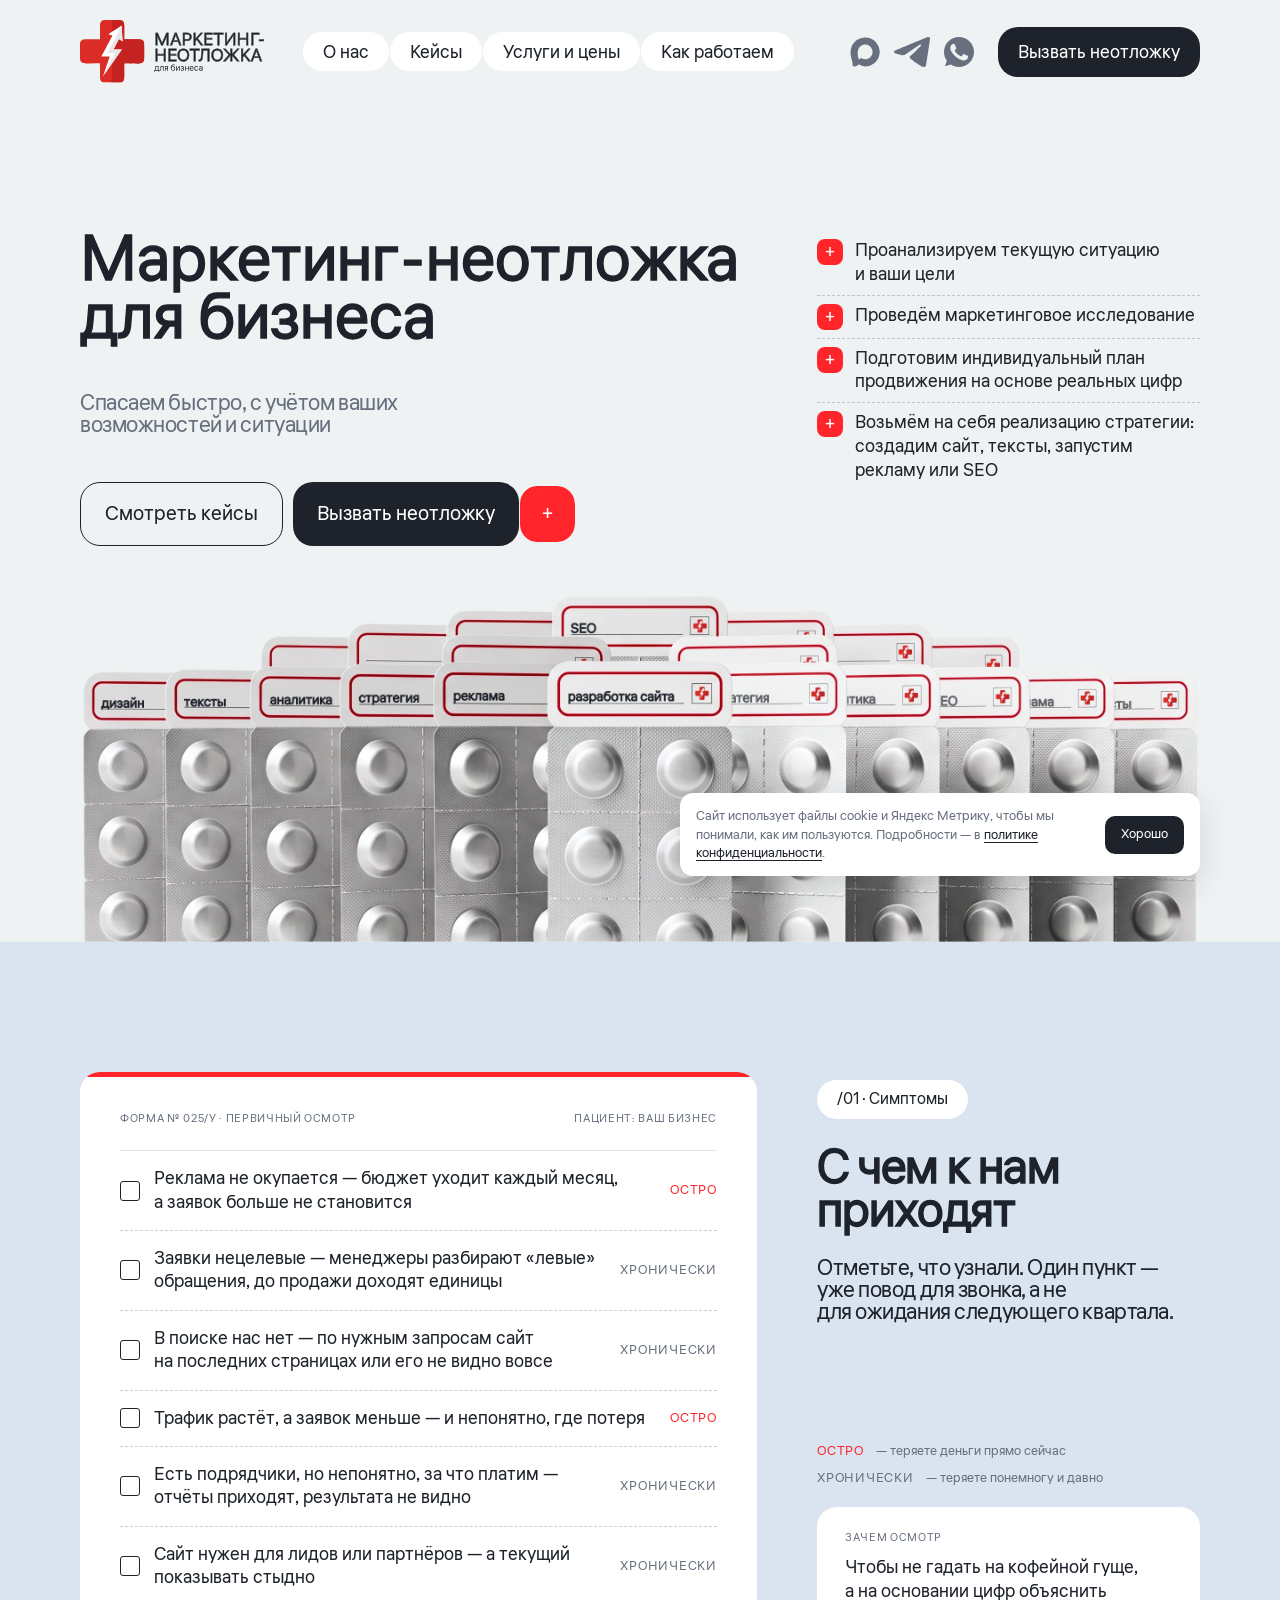
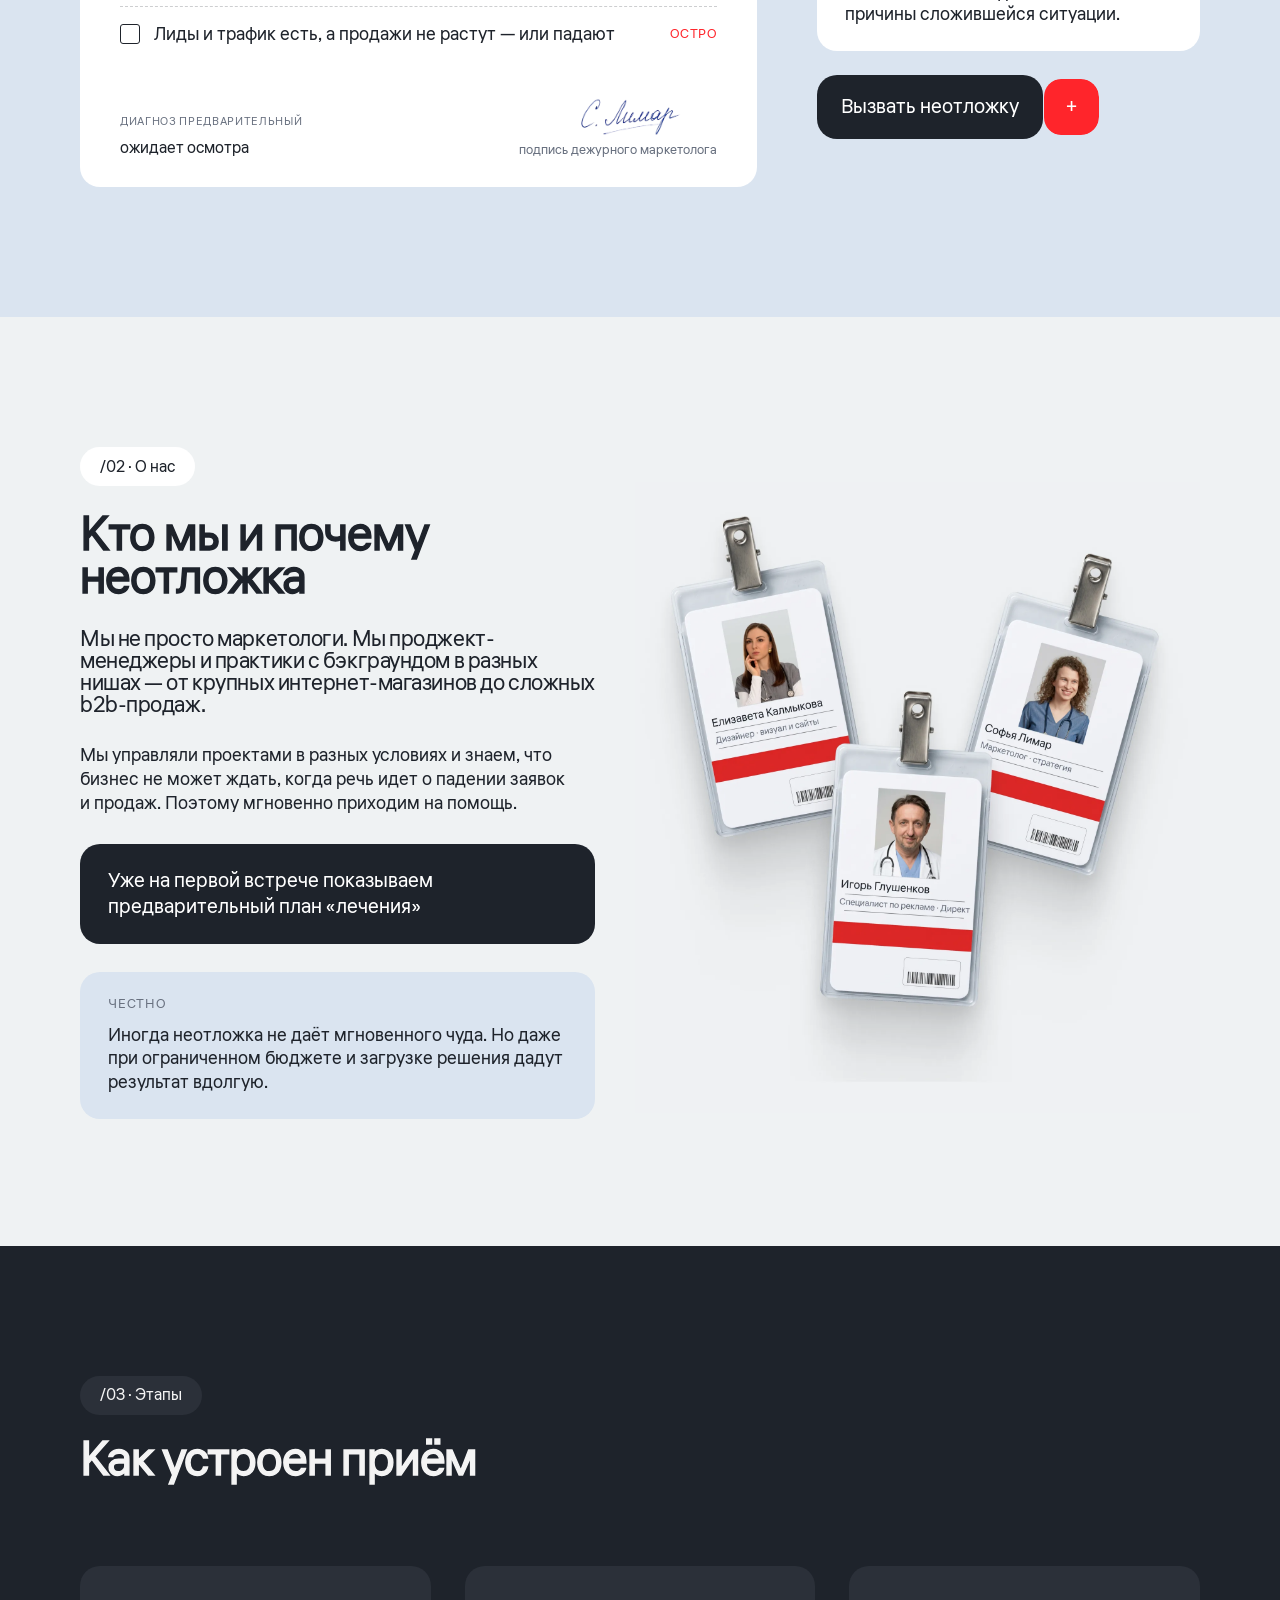
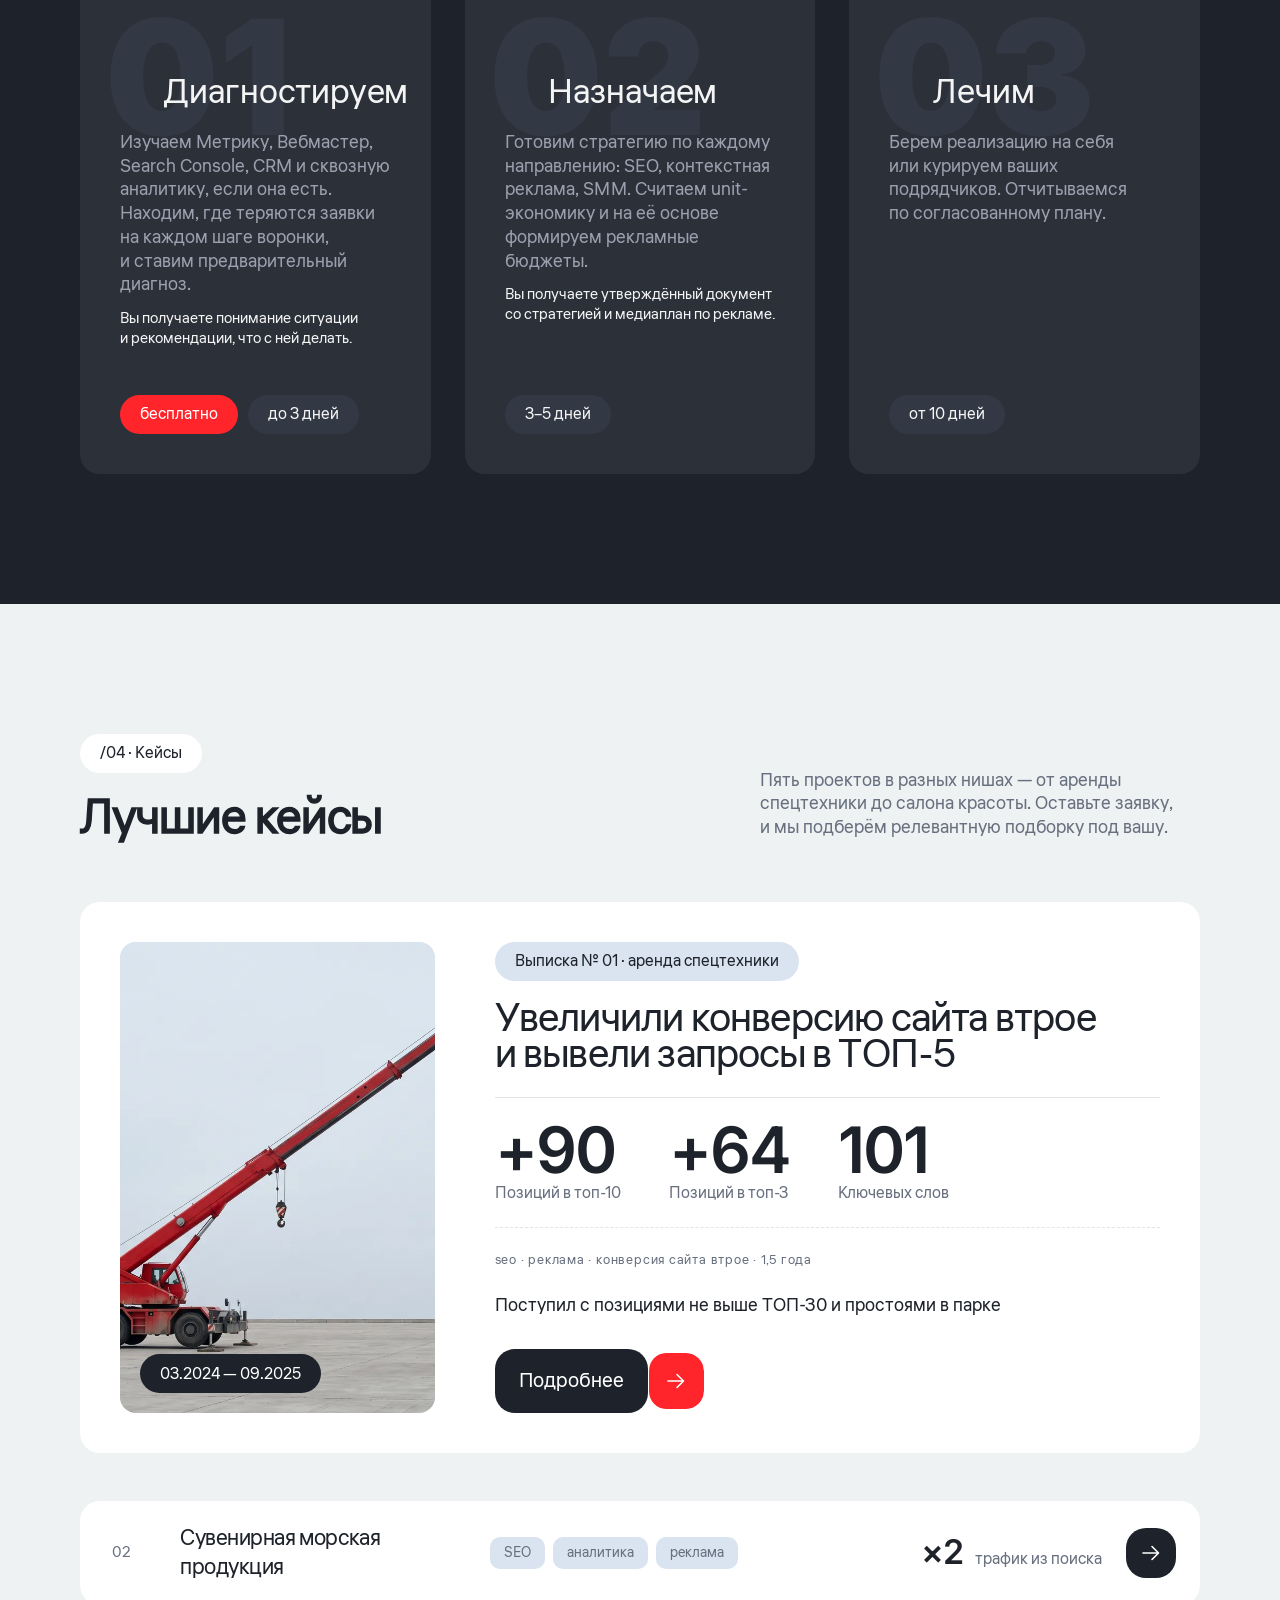
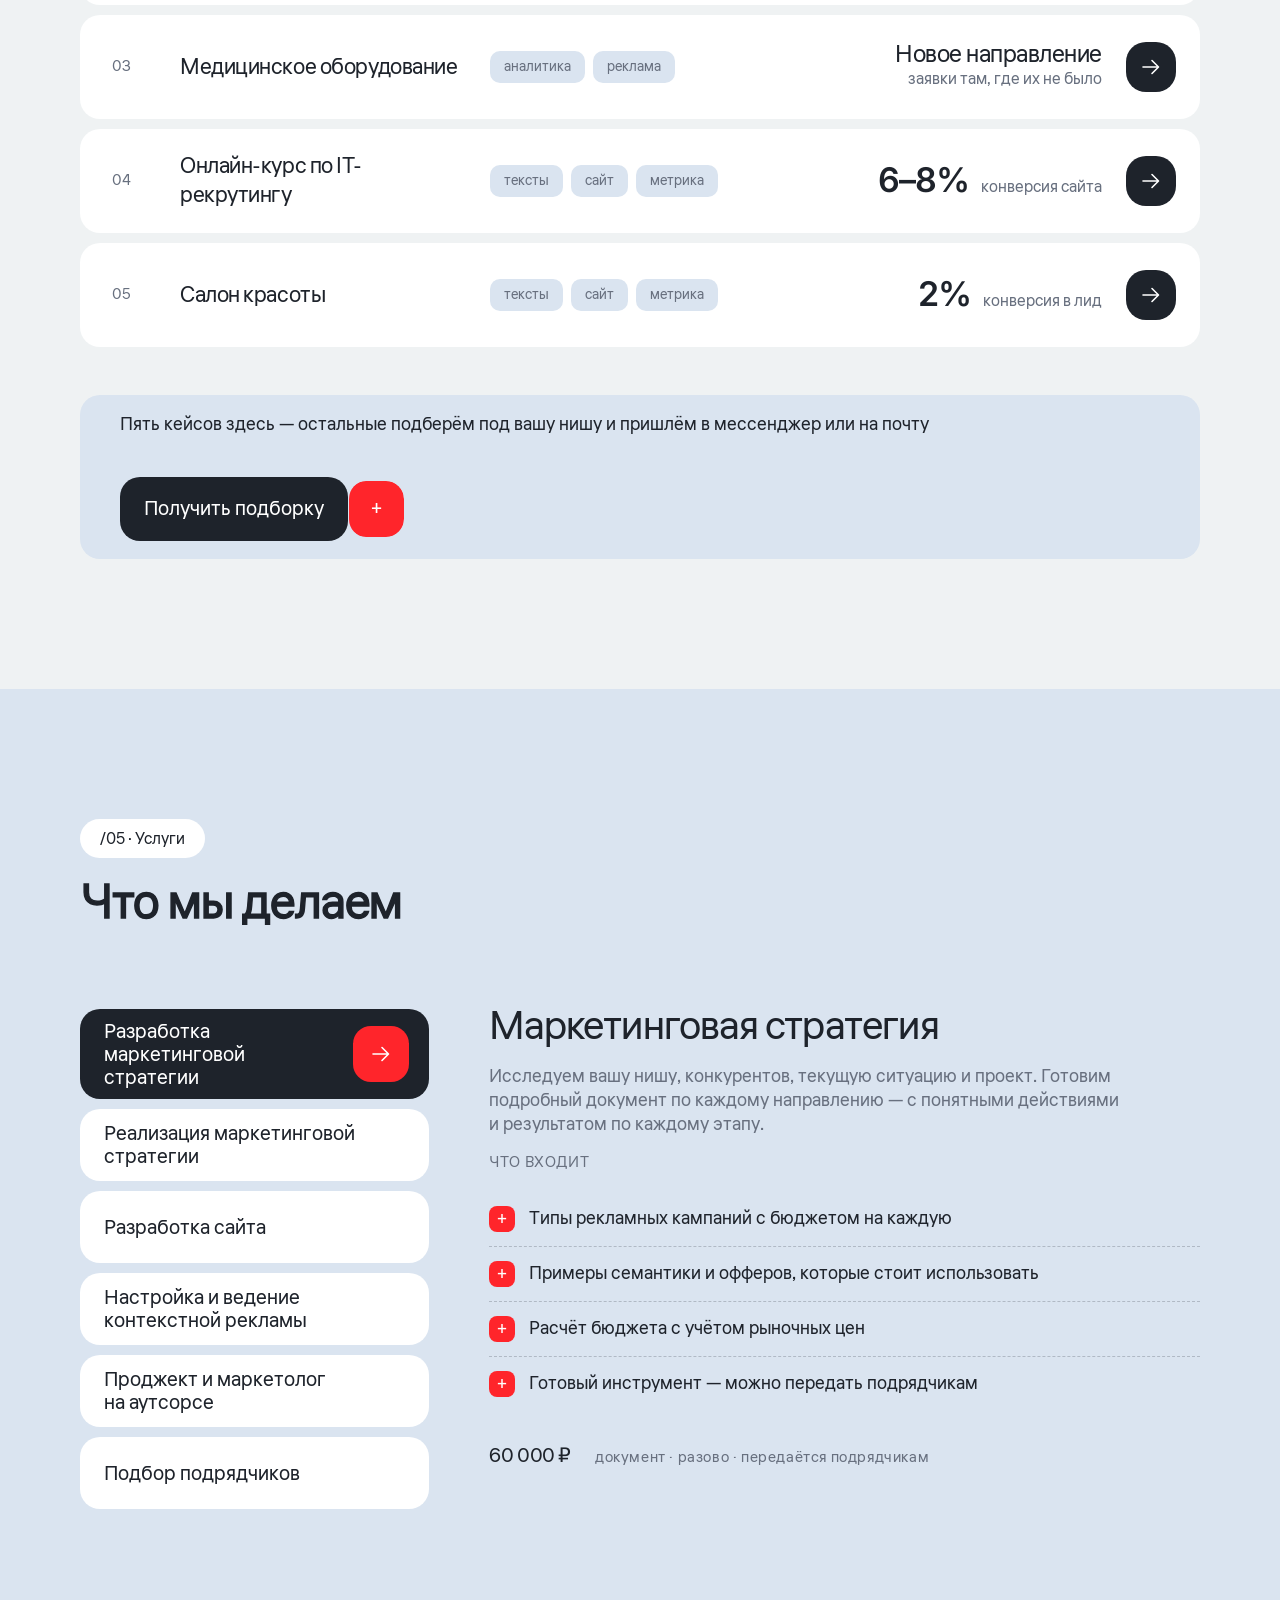
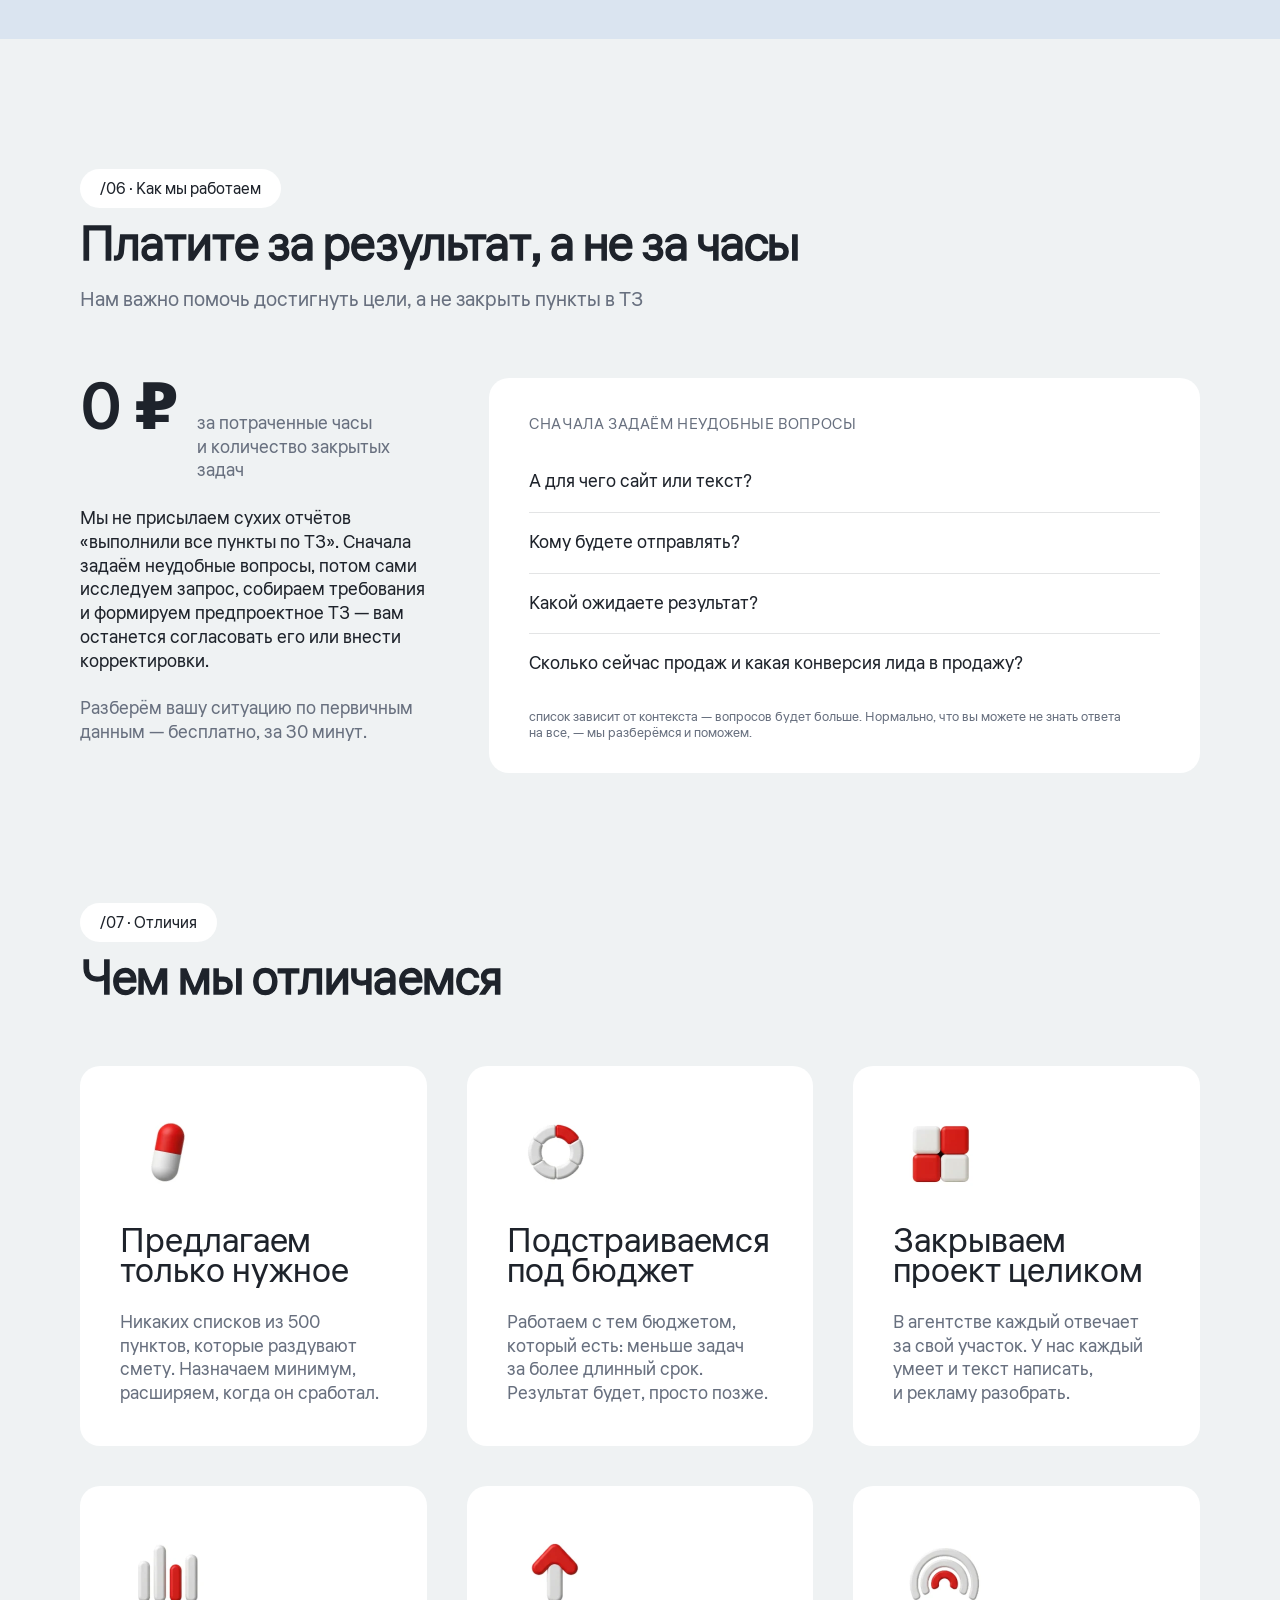
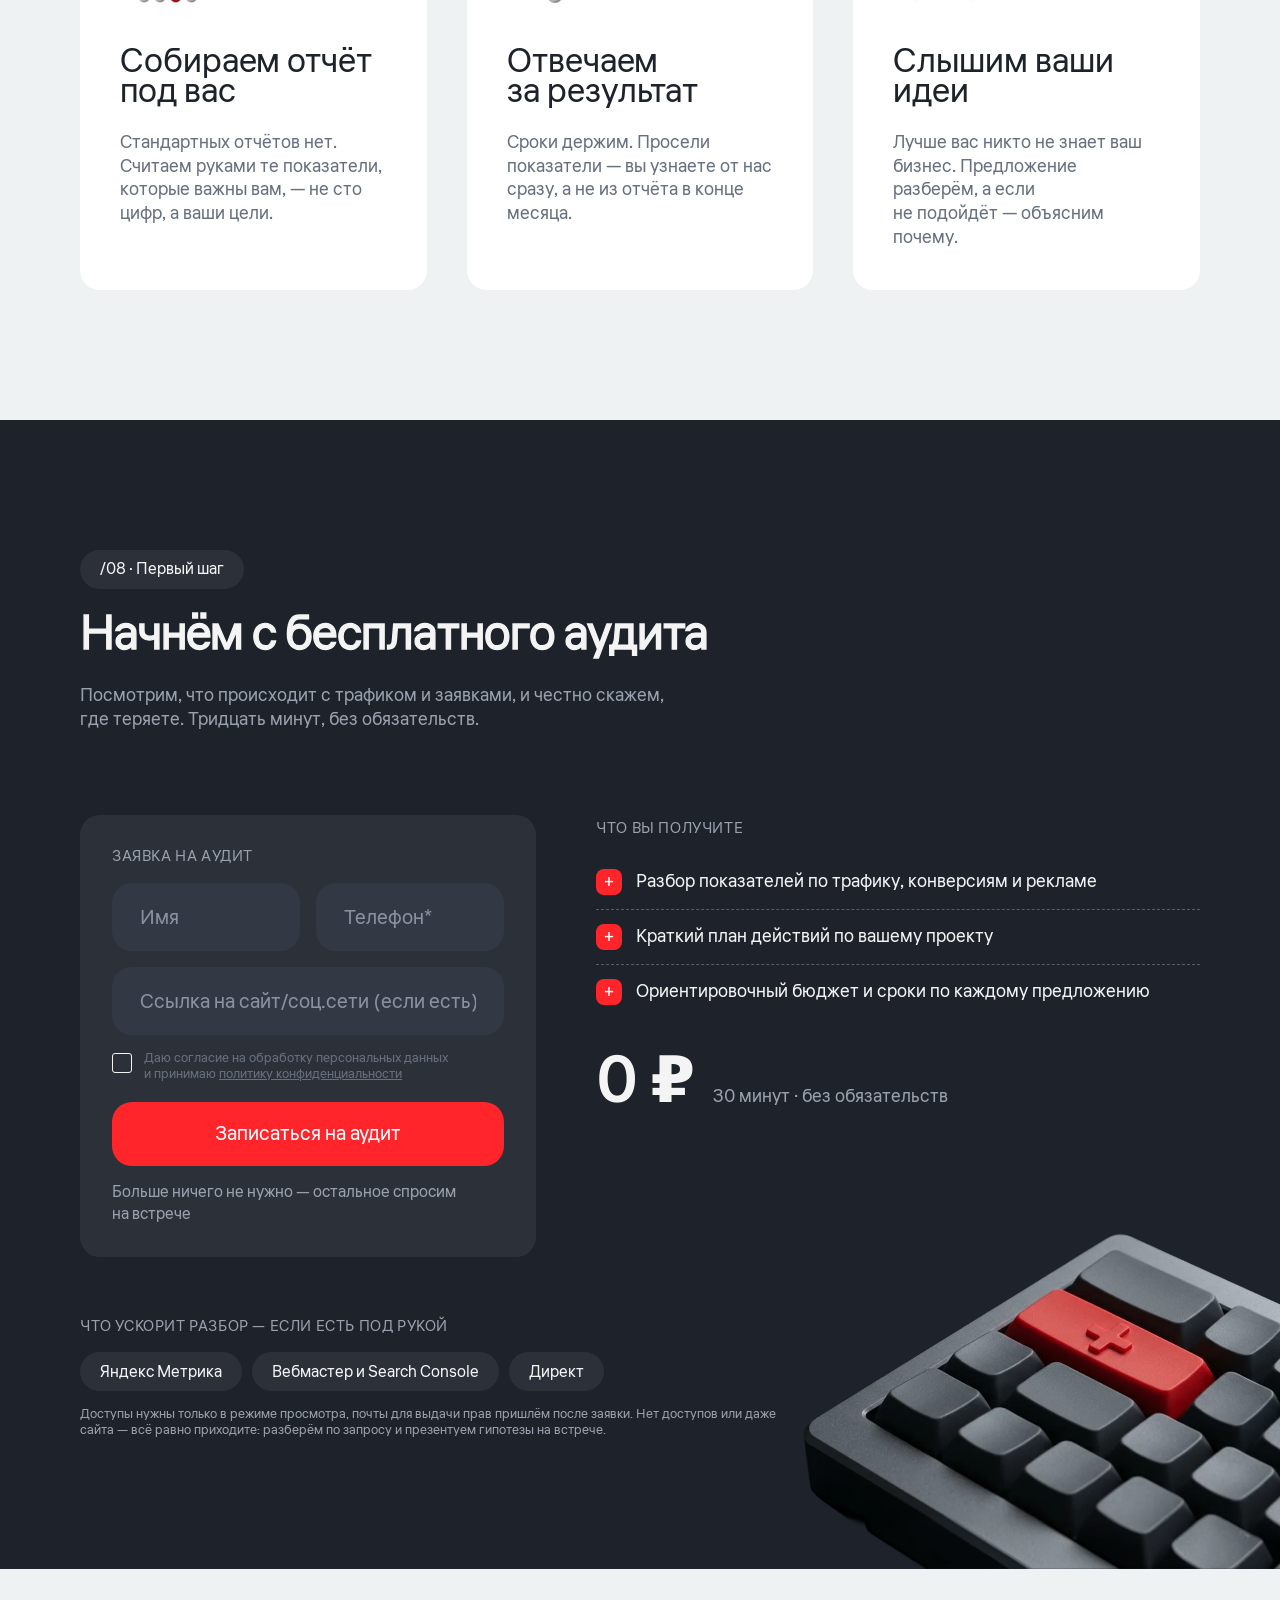
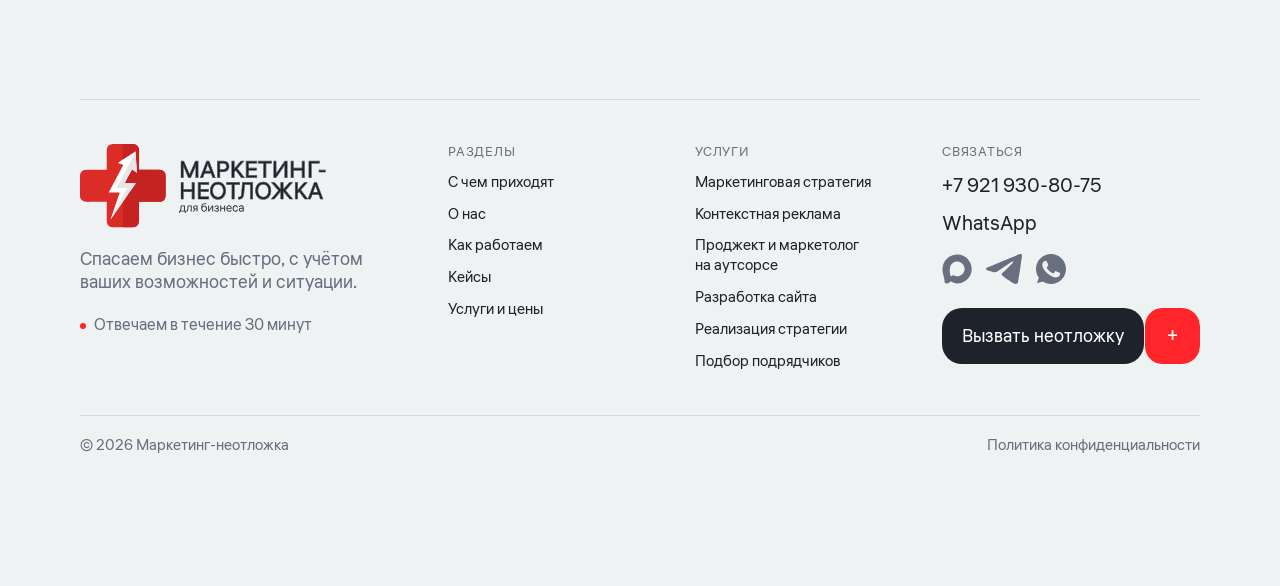
<file: index.html>
<!DOCTYPE html>
<html lang="ru">
<head>
<meta charset="utf-8">
<meta name="viewport" content="width=device-width, initial-scale=1">
<title>Маркетинг-неотложка для бизнеса — спасаем быстро</title>
<meta name="description" content="Маркетинговое агентство на медицинской метафоре: диагностика, назначение, курс. Бесплатный аудит за 30 минут, отвечаем в течение получаса.">
<meta property="og:title" content="Маркетинг-неотложка для бизнеса">
<meta property="og:description" content="Спасаем быстро, с учётом ваших возможностей и ситуации.">
<meta property="og:type" content="website">
<meta property="og:url" content="https://marketing-neotlozhka.ru/">
<link rel="canonical" href="https://marketing-neotlozhka.ru/">
<link rel="icon" href="img/favicon.svg" type="image/svg+xml">
<link rel="apple-touch-icon" href="img/apple-touch-icon.png">
<meta name="theme-color" content="#EFF2F3">
<meta property="og:site_name" content="Маркетинг-неотложка">
<meta property="og:locale" content="ru_RU">
<meta property="og:image" content="https://marketing-neotlozhka.ru/img/og-image-3.jpg">
<meta property="og:image:width" content="1800">
<meta property="og:image:height" content="945">
<meta name="twitter:card" content="summary_large_image">
<meta name="twitter:title" content="Маркетинг-неотложка для бизнеса">
<meta name="twitter:description" content="Спасаем быстро, с учётом ваших возможностей и ситуации. Бесплатный аудит за 30 минут.">
<meta name="twitter:image" content="https://marketing-neotlozhka.ru/img/og-image-3.jpg">
<link rel="preload" as="font" type="font/woff2" href="fonts/liter-400-cyrillic.woff2" crossorigin>
<link rel="stylesheet" href="fonts.css">
<link rel="preload" as="image" href="img/hero-blisters.webp" type="image/webp" media="(min-width:768px)" fetchpriority="high">
<link rel="preload" as="image" href="img/hero-mob.webp" type="image/webp" media="(max-width:767px)" fetchpriority="high">
<link rel="stylesheet" href="styles.css?v=3">
<script type="application/ld+json">
{
  "@context": "https://schema.org",
  "@type": "Organization",
  "name": "Маркетинг-неотложка",
  "description": "Маркетинговое агентство: аудит, стратегия, реклама, SEO, сайты.",
  "url": "https://marketing-neotlozhka.ru/",
  "logo": "https://marketing-neotlozhka.ru/img/logo-full.svg",
  "image": "https://marketing-neotlozhka.ru/img/og-image-3.jpg",
  "telephone": "+7-921-930-80-75",
  "contactPoint": {
    "@type": "ContactPoint",
    "telephone": "+7-921-930-80-75",
    "contactType": "sales",
    "areaServed": "RU",
    "availableLanguage": "Russian"
  }
}
</script>
<!-- Яндекс Метрика -->
<script type="text/javascript">
    (function(m,e,t,r,i,k,a){
        m[i]=m[i]||function(){(m[i].a=m[i].a||[]).push(arguments)};
        m[i].l=1*new Date();
        for (var j = 0; j < document.scripts.length; j++) {if (document.scripts[j].src === r) { return; }}
        k=e.createElement(t),a=e.getElementsByTagName(t)[0],k.async=1,k.src=r,a.parentNode.insertBefore(k,a)
    })(window, document,'script','https://mc.yandex.ru/metrika/tag.js?id=113757663', 'ym');

    ym(113757663, 'init', {ssr:true, webvisor:true, clickmap:true, ecommerce:"dataLayer", referrer: document.referrer, url: location.href, accurateTrackBounce:true, trackLinks:true});
</script>
<noscript><div><img src="https://mc.yandex.ru/watch/113757663" style="position:absolute; left:-9999px;" alt="" /></div></noscript>
<!-- /Яндекс Метрика -->
</head>
<body>

<!-- ШАПКА -->
<header class="header">
  <div class="wrap header__inner">
    <a class="logo" href="#top"><img src="img/logo-full.svg" width="191" height="63" alt="Маркетинг-неотложка для бизнеса"></a>

    <nav class="header__nav">
      <a class="pill pill--white" href="#o-nas">О нас</a>
      <a class="pill pill--white" href="#keysy">Кейсы</a>
      <a class="pill pill--white" href="#uslugi">Услуги и цены</a>
      <a class="pill pill--white" href="#etapy">Как работаем</a>
    </nav>

    <div class="header__right">
      <span class="socials">
        <a href="#" target="_blank" rel="noopener" aria-label="MAX"><img src="img/social-max.svg" alt="" width="30" height="30"></a>  <!-- поставить ссылку, когда будет -->
        <a href="#" target="_blank" rel="noopener" aria-label="Telegram"><img src="img/social-tg.svg" alt="" width="30" height="30"></a>  <!-- поставить ссылку, когда будет -->
        <a href="https://wa.me/79219308075" target="_blank" rel="noopener" aria-label="WhatsApp"><img src="img/social-wa.svg" width="30" height="30" alt=""></a>
      </span>
      <button class="btn btn--dark btn--sm" data-modal-open="audit">Вызвать неотложку</button>
      <button class="burger" aria-label="Меню" data-menu-open><span></span><span></span></button>
    </div>
  </div>
</header>

<main id="top">

<!-- 01. ПЕРВЫЙ ЭКРАН -->
<section class="hero">
  <div class="wrap hero__top">
    <div class="hero__col">
      <h1 class="h1">Маркетинг-неотложка<br>для бизнеса</h1>
      <p class="hero__lead lead muted">Спасаем быстро, с учётом ваших<br>возможностей и ситуации</p>
      <div class="hero__actions">
        <a class="btn btn--outline" href="#keysy">Смотреть кейсы</a>
        <span class="call" data-modal-open="audit" role="button" tabindex="0">
          <span class="call__main">Вызвать неотложку</span><span class="call__sign">+</span>
        </span>
      </div>
    </div>

    <ul class="hero__list">
      <li><i class="marker">+</i><span>Проанализируем текущую ситуацию и ваши цели</span></li>
      <li><i class="marker">+</i><span>Проведём маркетинговое исследование</span></li>
      <li><i class="marker">+</i><span>Подготовим индивидуальный план продвижения на основе реальных цифр</span></li>
      <li><i class="marker">+</i><span>Возьмём на себя реализацию стратегии: создадим сайт, тексты, запустим рекламу или SEO</span></li>
    </ul>
  </div>

  <div class="hero__image">
    <picture>
      <!-- На телефоне кадр свой: в макете это отдельный вырез фотографии (узел 340:4791), а не уменьшенный десктопный -->
      <source media="(max-width:767px)" srcset="img/hero-mob.webp" type="image/webp" width="936" height="658">
      <source srcset="img/hero-blisters.webp" type="image/webp">
      <img src="img/hero-blisters.jpg" alt="" width="1920" height="774" fetchpriority="high">
    </picture>
  </div>
</section>

<!-- 02. С ЧЕМ ПРИХОДЯТ -->
<section class="section section--pale" id="simptomy">
  <div class="wrap"><div class="symptoms">

    <div class="sheet">
      <div class="sheet__head">
        <span class="caps caps--12 muted">ФОРМА № 025/У · ПЕРВИЧНЫЙ ОСМОТР</span>
        <span class="caps caps--12 muted">ПАЦИЕНТ: ВАШ БИЗНЕС</span>
      </div>
      <ul class="sheet__list">
        <li><label class="exam"><input type="checkbox"><span class="exam__box"></span><span class="exam__text">Реклама не окупается — бюджет уходит каждый месяц, а заявок больше не становится</span><span class="exam__label">ОСТРО</span></label></li>
        <li><label class="exam"><input type="checkbox"><span class="exam__box"></span><span class="exam__text">Заявки нецелевые — менеджеры разбирают «левые» обращения<span class="tail">, до продажи доходят единицы</span></span><span class="exam__label exam__label--chronic">ХРОНИЧЕСКИ</span></label></li>
        <li><label class="exam"><input type="checkbox"><span class="exam__box"></span><span class="exam__text">В поиске нас нет — по нужным запросам сайт на последних страницах<span class="tail"> или его не видно вовсе</span></span><span class="exam__label exam__label--chronic">ХРОНИЧЕСКИ</span></label></li>
        <li><label class="exam"><input type="checkbox"><span class="exam__box"></span><span class="exam__text">Трафик растёт, а заявок меньше — и непонятно, где потеря</span><span class="exam__label">ОСТРО</span></label></li>
        <li><label class="exam"><input type="checkbox"><span class="exam__box"></span><span class="exam__text">Есть подрядчики, но непонятно, за что платим<span class="tail"> — отчёты приходят, результата не видно</span></span><span class="exam__label exam__label--chronic">ХРОНИЧЕСКИ</span></label></li>
        <li><label class="exam"><input type="checkbox"><span class="exam__box"></span><span class="exam__text">Сайт нужен для лидов или партнёров — а текущий показывать стыдно</span><span class="exam__label exam__label--chronic">ХРОНИЧЕСКИ</span></label></li>
        <li><label class="exam"><input type="checkbox"><span class="exam__box"></span><span class="exam__text">Лиды и трафик есть, а продажи не растут — или падают</span><span class="exam__label">ОСТРО</span></label></li>
      </ul>
      <div class="sheet__foot">
        <div class="sheet__diag">
          <span class="caps caps--12 muted">ДИАГНОЗ ПРЕДВАРИТЕЛЬНЫЙ</span>
          <p class="small">ожидает осмотра</p>
        </div>
        <div class="sheet__sign">
          <img src="img/signature.png" alt="">
          <span class="micro muted">подпись дежурного маркетолога</span>
        </div>
      </div>
    </div>

    <div class="symptoms__side">
      <span class="pill pill--white">/01 · Симптомы</span>
      <h2 class="h2">С чем к нам <span class="brk">приходят</span></h2>
      <p class="lead">Отметьте, что узнали. Один пункт — уже повод для звонка, а не для ожидания следующего квартала.</p>

      <dl class="legend">
        <div><dt class="caps caps--14 accent">ОСТРО</dt><dd class="micro muted">— теряете деньги прямо сейчас</dd></div>
        <div><dt class="caps caps--14 muted">ХРОНИЧЕСКИ</dt><dd class="micro muted">— теряете понемногу и давно</dd></div>
      </dl>

      <div class="note">
        <span class="caps caps--12 muted">ЗАЧЕМ ОСМОТР</span>
        <p class="base">Чтобы не гадать на кофейной гуще, а на основании цифр объяснить причины сложившейся ситуации.</p>
      </div>

      <span class="call" data-modal-open="audit" role="button" tabindex="0">
        <span class="call__main">Вызвать неотложку</span><span class="call__sign">+</span>
      </span>
    </div>
  </div></div>
</section>

<!-- 03. КТО МЫ -->
<section class="section" id="o-nas">
  <div class="wrap kto">
    <div class="kto__text">
      <span class="pill pill--white">/02 · О нас</span>
      <h2 class="h2">Кто мы и почему неотложка</h2>
      <p class="lead">Мы не просто маркетологи. Мы проджект-менеджеры и практики с бэкграундом в разных нишах — от крупных интернет-магазинов до сложных b2b-продаж.</p>
      <p class="base">Мы управляли проектами в разных условиях и знаем, что бизнес не может ждать, когда речь идет о падении заявок и продаж. Поэтому мгновенно приходим на помощь.</p>

      <div class="promise">Уже на первой встрече показываем предварительный план «лечения»</div>

      <div class="honest">
        <span class="caps caps--14 muted">ЧЕСТНО</span>
        <p class="base">Иногда неотложка не даёт мгновенного чуда. Но даже при ограниченном бюджете и загрузке решения дадут результат вдолгую.</p>
      </div>
    </div>

    <div class="kto__stage">
      <picture>
        <source media="(max-width:767px)" srcset="img/team-mob.webp">
        <img src="img/team-pc.webp" alt="Бейджи команды: Елизавета Калмыкова — дизайнер, Игорь Глушенков — специалист по рекламе, Софья Лимар — маркетолог" loading="lazy">
      </picture>
    </div>
  </div>
</section>

<!-- 04. КАК УСТРОЕН ПРИЁМ -->
<section class="section section--dark" id="etapy">
  <div class="wrap">
    <div class="head">
      <span class="pill pill--raised">/03 · Этапы</span>
      <h2 class="h2">Как устроен приём</h2>
    </div>

    <ol class="steps">
      <li class="step">
        <div class="step__top"><span class="step__num">01</span><h3 class="h4">Диагностируем</h3></div>
        <div class="step__body">
          <div class="step__text">
            <p class="base">Изучаем Метрику, Вебмастер, Search Console, CRM и сквозную аналитику, если она есть. Находим, где теряются заявки на каждом шаге воронки, и ставим предварительный диагноз.</p>
            <p class="caption step__gain">Вы получаете понимание ситуации и рекомендации, что с ней делать.</p>
          </div>
          <div class="pills">
            <span class="pill pill--accent">бесплатно</span>
            <span class="pill pill--raised">до 3 дней</span>
          </div>
        </div>
      </li>
      <li class="step">
        <div class="step__top"><span class="step__num">02</span><h3 class="h4">Назначаем</h3></div>
        <div class="step__body">
          <div class="step__text">
            <p class="base">Готовим стратегию по каждому направлению: SEO, контекстная реклама, SMM. Считаем unit-экономику и на её основе формируем рекламные бюджеты.</p>
            <p class="caption step__gain">Вы получаете утверждённый документ со стратегией и медиаплан по рекламе.</p>
          </div>
          <div class="pills"><span class="pill pill--raised">3–5 дней</span></div>
        </div>
      </li>
      <li class="step">
        <div class="step__top"><span class="step__num">03</span><h3 class="h4">Лечим</h3></div>
        <div class="step__body">
          <p class="base">Берём реализацию на себя или курируем ваших подрядчиков. Отчитываемся по согласованному плану.</p>
          <div class="pills"><span class="pill pill--raised">от 10 дней</span></div>
        </div>
      </li>
    </ol>
  </div>
</section>

<!-- 05. КЕЙСЫ -->
<section class="section" id="keysy">
  <div class="wrap">
    <div class="cases__head">
      <div class="head">
        <span class="pill pill--white">/04 · Кейсы</span>
        <h2 class="h2">Лучшие кейсы</h2>
      </div>
      <p class="base muted cases__note">Пять проектов в разных нишах — от аренды спецтехники до салона красоты. Оставьте заявку, и мы подберём релевантную подборку под вашу.</p>
    </div>

    <article class="case-main" data-modal-open="case-01" role="button" tabindex="0" aria-label="Открыть разбор кейса: аренда спецтехники">
      <div class="case-main__photo">
        <img src="img/case01-park.webp" width="1200" height="896" alt="Парк спецтехники клиента: автокран на площадке" loading="lazy">
        <span class="pill pill--dark case-main__date">03.2024 — 09.2025</span>
      </div>
      <div class="case-main__body">
        <span class="pill pill--pale">Выписка № 01 · аренда спецтехники</span>
        <h3 class="h3">Увеличили конверсию сайта втрое и вывели запросы в ТОП-5</h3>
        <hr class="rule">
        <div class="stats">
          <div class="stat"><span class="stat__num">+90</span><span class="stat__cap">Позиций в топ-10</span></div>
          <div class="stat"><span class="stat__num">+64</span><span class="stat__cap">Позиций в топ-3</span></div>
          <div class="stat"><span class="stat__num">101</span><span class="stat__cap">Ключевых слов</span></div>
        </div>
        <hr class="rule">
        <span class="caps caps--14 muted">seo · реклама · конверсия сайта втрое · 1,5 года</span>
        <p class="base">Поступил с позициями не выше ТОП-30 и простоями в парке</p>
        <span class="call call--arrow">
          <span class="call__main">Подробнее</span><span class="call__sign"><img src="img/arrow.svg" width="18" height="16" alt=""></span>
        </span>
      </div>
    </article>

    <ul class="cases">
      <li class="case-row" data-modal-open="case-02" role="button" tabindex="0">
        <span class="case-row__num caption muted">02</span>
        <span class="case-row__title">Сувенирная морская продукция</span>
        <span class="case-row__tags"><i class="tag">SEO</i><i class="tag">аналитика</i><i class="tag">реклама</i></span>
        <span class="case-row__res"><b>×2</b><em>трафик из поиска</em></span>
        <span class="arrowbtn"><img src="img/arrow.svg" width="18" height="16" alt=""></span>
      </li>
      <li class="case-row" data-modal-open="case-03" role="button" tabindex="0">
        <span class="case-row__num caption muted">03</span>
        <span class="case-row__title">Медицинское оборудование</span>
        <span class="case-row__tags"><i class="tag">аналитика</i><i class="tag">реклама</i></span>
        <span class="case-row__res case-row__res--text"><b class="is-text">Новое направление</b><em>заявки там, где их не было</em></span>
        <span class="arrowbtn"><img src="img/arrow.svg" width="18" height="16" alt=""></span>
      </li>
      <li class="case-row" data-modal-open="case-04" role="button" tabindex="0">
        <span class="case-row__num caption muted">04</span>
        <span class="case-row__title">Онлайн-курс по IT-рекрутингу</span>
        <span class="case-row__tags"><i class="tag">тексты</i><i class="tag">сайт</i><i class="tag">метрика</i></span>
        <span class="case-row__res"><b>6–8%</b><em>конверсия сайта</em></span>
        <span class="arrowbtn"><img src="img/arrow.svg" width="18" height="16" alt=""></span>
      </li>
      <li class="case-row" data-modal-open="case-05" role="button" tabindex="0">
        <span class="case-row__num caption muted">05</span>
        <span class="case-row__title">Салон красоты</span>
        <span class="case-row__tags"><i class="tag">тексты</i><i class="tag">сайт</i><i class="tag">метрика</i></span>
        <span class="case-row__res"><b>2%</b><em>конверсия в лид</em></span>
        <span class="arrowbtn"><img src="img/arrow.svg" width="18" height="16" alt=""></span>
      </li>
    </ul>

    <div class="podborka">
      <p class="base">Пять кейсов здесь — остальные подберём под вашу нишу и пришлём в мессенджер или на почту</p>
      <span class="call" data-modal-open="podborka" role="button" tabindex="0">
        <span class="call__main">Получить подборку</span><span class="call__sign">+</span>
      </span>
    </div>
  </div>
</section>

<!-- 06. УСЛУГИ И ЦЕНЫ -->
<section class="section section--pale" id="uslugi">
  <div class="wrap">
    <div class="head">
      <span class="pill pill--white">/05 · Услуги</span>
      <h2 class="h2">Что мы делаем</h2>
    </div>

    <div class="uslugi">
      <div class="uslugi__tabs" role="tablist">
        <button class="tab is-active" role="tab" aria-selected="true" data-tab="u1"><span>Разработка маркетинговой стратегии</span><i class="tab__sign"><img src="img/arrow.svg" width="18" height="16" alt=""></i></button>
        <button class="tab" role="tab" aria-selected="false" data-tab="u2"><span>Реализация маркетинговой стратегии</span><i class="tab__sign"><img src="img/arrow.svg" width="18" height="16" alt=""></i></button>
        <button class="tab" role="tab" aria-selected="false" data-tab="u3"><span>Разработка сайта</span><i class="tab__sign"><img src="img/arrow.svg" width="18" height="16" alt=""></i></button>
        <button class="tab" role="tab" aria-selected="false" data-tab="u4"><span>Настройка и ведение контекстной рекламы</span><i class="tab__sign"><img src="img/arrow.svg" width="18" height="16" alt=""></i></button>
        <button class="tab" role="tab" aria-selected="false" data-tab="u5"><span>Проджект и маркетолог на аутсорсе</span><i class="tab__sign"><img src="img/arrow.svg" width="18" height="16" alt=""></i></button>
        <button class="tab" role="tab" aria-selected="false" data-tab="u6"><span>Подбор подрядчиков</span><i class="tab__sign"><img src="img/arrow.svg" width="18" height="16" alt=""></i></button>
      </div>

      <div class="uslugi__panels">
        <div class="panel is-active" id="u1" role="tabpanel">
          <h3 class="h3">Маркетинговая стратегия</h3>
          <p class="base muted">Исследуем вашу нишу, конкурентов, текущую ситуацию и проект. Готовим подробный документ по каждому направлению — с понятными действиями и результатом по каждому этапу.</p>
          <span class="caps caps--16 muted">ЧТО ВХОДИТ</span>
          <ul class="checklist">
            <li><i class="marker">+</i><span class="base">Типы рекламных кампаний с бюджетом на каждую</span></li>
            <li><i class="marker">+</i><span class="base">Примеры семантики и офферов, которые стоит использовать</span></li>
            <li><i class="marker">+</i><span class="base">Расчёт бюджета с учётом рыночных цен</span></li>
            <li><i class="marker">+</i><span class="base">Готовый инструмент — можно передать подрядчикам</span></li>
          </ul>
          <div class="price"><b>60 000 ₽</b><em class="caps caps--16 muted">документ · разово · передаётся подрядчикам</em></div>
        </div>

        <div class="panel" id="u2" role="tabpanel">
          <h3 class="h3">Реализация стратегии</h3>
          <p class="base muted">Берём на себя разработку сайта, настройку и ведение контекстной и таргетированной рекламы. По другим направлениям сами подбираем подрядчиков, согласовываем с вами бюджет и полностью отвечаем за их работу.</p>
          <span class="caps caps--16 muted">ЧТО ВХОДИТ</span>
          <ul class="checklist">
            <li><i class="marker">+</i><span class="base">Сайт, контекст и таргет делаем сами</span></li>
            <li><i class="marker">+</i><span class="base">Подрядчиков по остальным направлениям подбираем и ведём</span></li>
            <li><i class="marker">+</i><span class="base">Отчитываемся по согласованному плану, а не по факту работ</span></li>
            <li><i class="marker">+</i><span class="base">За работу подрядчиков отвечаем мы</span></li>
          </ul>
          <div class="price"><b>по проекту</b><em class="caps caps--16 muted">цена зависит от состава работ</em></div>
        </div>

        <div class="panel" id="u3" role="tabpanel">
          <h3 class="h3">Разработка сайта</h3>
          <p class="base muted">Создадим сайт под вашу задачу — собирать заявки или показывать партнёрам. Проведём маркетинговый анализ, подготовим тексты и дизайн под нишу и аудиторию. При небольшом бюджете предложим лендинг на стандартных блоках, но с маркетинговой проработкой.</p>
          <span class="caps caps--16 muted">ЧТО ВХОДИТ</span>
          <ul class="checklist">
            <li><i class="marker">+</i><span class="base">Тильда, WordPress или вёрстка — выбираем под задачу и бюджет</span></li>
            <li><i class="marker">+</i><span class="base">Маркетинговый анализ до дизайна, а не после</span></li>
            <li><i class="marker">+</i><span class="base">Тексты под нишу и аудиторию</span></li>
            <li><i class="marker">+</i><span class="base">Если лендинг вашей нише нерентабелен — скажем честно</span></li>
          </ul>
          <div class="price"><b>от 60 000 ₽</b><em class="caps caps--16 muted">60 000 стандартные блоки · 90 000 дизайн с нуля · 150 000 под ключ с текстами</em></div>
        </div>

        <div class="panel" id="u4" role="tabpanel">
          <h3 class="h3">Контекстная реклама</h3>
          <p class="base muted">В команде директолог, который автоматизирует данные из Метрики и обучает на них кампании — это даёт более целевые действия и снижает стоимость лида. Если при чистом трафике сайт не конвертит, останавливаем открутку и разбираем сайт и оффер.</p>
          <span class="caps caps--16 muted">ЧТО ВХОДИТ</span>
          <ul class="checklist">
            <li><i class="marker">+</i><span class="base">Стратегия и расчёт бюджета на тестовый запуск</span></li>
            <li><i class="marker">+</i><span class="base">Прогноз результатов — цифры для решения до старта</span></li>
            <li><i class="marker">+</i><span class="base">Кампании обучаются на данных Метрики</span></li>
            <li><i class="marker">+</i><span class="base">Остановим, если дело не в трафике, а в сайте</span></li>
          </ul>
          <div class="price"><b>от 45 000 ₽ / мес</b><em class="caps caps--16 muted">ведение рекламы</em></div>
        </div>

        <div class="panel" id="u5" role="tabpanel">
          <h3 class="h3">Проджект и маркетолог на аутсорсе</h3>
          <p class="base muted">Нет штатного маркетолога, но есть подрядчики? Возьмём на себя роль менеджера и маркетолога в одном лице: выстроим стратегию развития проекта и будем контролировать её исполнение.</p>
          <span class="caps caps--16 muted">ЧТО ВХОДИТ</span>
          <ul class="checklist">
            <li><i class="marker">+</i><span class="base">Стратегия развития проекта и измеримые цели</span></li>
            <li><i class="marker">+</i><span class="base">Контроль подрядчиков, сроков и бюджета</span></li>
            <li><i class="marker">+</i><span class="base">Понятно, за что платите и какой получите результат</span></li>
            <li><i class="marker">+</i><span class="base">Отчёты собираем вручную под ваши показатели</span></li>
          </ul>
          <div class="price"><b>15 000 ₽ / мес</b><em class="caps caps--16 muted">за один проект</em></div>
        </div>

        <div class="panel" id="u6" role="tabpanel">
          <h3 class="h3">Подбор подрядчиков</h3>
          <p class="base muted">Ищете агентство для долгого сотрудничества, получаете десяток коммерческих предложений и не знаете, как выбрать? Проанализируем их, созвонимся с сильнейшими и поможем выбрать. За плечами работа в разных агентствах — знаем, где у них подводные камни.</p>
          <span class="caps caps--16 muted">ЧТО ВХОДИТ</span>
          <ul class="checklist">
            <li><i class="marker">+</i><span class="base">Разбор коммерческих предложений</span></li>
            <li><i class="marker">+</i><span class="base">Созвоны с претендентами и проверка обещаний</span></li>
            <li><i class="marker">+</i><span class="base">Рекомендация с аргументами, а не «вот этот»</span></li>
            <li><i class="marker">+</i><span class="base">Готовы выйти на встречу с вашим подрядчиком</span></li>
          </ul>
          <div class="price"><b>8 000 ₽</b><em class="caps caps--16 muted">консультация · разово</em></div>
        </div>
      </div>
    </div>
  </div>
</section>

<!-- 07. ПЛАТИТЕ ЗА РЕЗУЛЬТАТ -->
<section class="section">
  <div class="wrap">
    <div class="head head--tight">
      <span class="pill pill--white">/06 · Как мы работаем</span>
      <h2 class="h2">Платите за результат, а не за часы</h2>
      <p class="big muted">Нам важно помочь достигнуть цели, а не закрыть пункты в ТЗ</p>
    </div>

    <div class="platite">
      <div class="platite__left">
        <div class="zero"><span class="zero__num">0 ₽</span><span class="base muted">за потраченные часы и количество закрытых задач</span></div>
        <p class="base">Мы не присылаем сухих отчётов «выполнили все пункты по ТЗ». Сначала задаём неудобные вопросы, потом сами исследуем запрос, собираем требования и формируем предпроектное ТЗ — вам останется согласовать его или внести корректировки.</p>
        <p class="base muted">Разберём вашу ситуацию по первичным данным — бесплатно, за 30 минут.</p>
      </div>

      <div class="questions">
        <span class="caps caps--16 muted">СНАЧАЛА ЗАДАЁМ НЕУДОБНЫЕ ВОПРОСЫ</span>
        <ul>
          <li class="base">А для чего сайт или текст?</li>
          <li class="base">Кому будете отправлять?</li>
          <li class="base">Какой ожидаете результат?</li>
          <li class="base">Сколько сейчас продаж и какая конверсия лида в продажу?</li>
        </ul>
        <p class="micro muted">список зависит от контекста — вопросов будет больше. Нормально, что вы можете не знать ответа на все, — мы разберёмся и поможем.</p>
      </div>
    </div>
  </div>
</section>

<!-- 07. ЧЕМ МЫ ОТЛИЧАЕМСЯ -->
<section class="section otlichiya" id="otlichiya">
  <div class="wrap">
    <div class="head head--tight">
      <span class="pill pill--white">/07 · Отличия</span>
      <h2 class="h2">Чем мы отличаемся</h2>
    </div>
    <div class="advs">
      <article class="adv">
        <img class="adv__icon" src="img/ic-nuzhnoe.webp" alt="" loading="lazy" width="96" height="96">
        <h3 class="adv__title h4">Предлагаем только нужное</h3>
        <p class="adv__text base muted">Никаких списков из 500 пунктов, которые раздувают смету. Назначаем минимум, расширяем, когда он сработал.</p>
      </article>
      <article class="adv">
        <img class="adv__icon" src="img/ic-byudzhet.webp" alt="" loading="lazy" width="96" height="96">
        <h3 class="adv__title h4">Подстраиваемся под бюджет</h3>
        <p class="adv__text base muted">Работаем с тем бюджетом, который есть: меньше задач за более длинный срок. Результат будет, просто позже.</p>
      </article>
      <article class="adv">
        <img class="adv__icon" src="img/ic-komanda.webp" alt="" loading="lazy" width="96" height="96">
        <h3 class="adv__title h4">Закрываем проект целиком</h3>
        <p class="adv__text base muted">В агентстве каждый отвечает за свой участок. У нас каждый умеет и текст написать, и рекламу разобрать.</p>
      </article>
      <article class="adv">
        <img class="adv__icon" src="img/ic-otchet.webp" alt="" loading="lazy" width="96" height="96">
        <h3 class="adv__title h4">Собираем отчёт под вас</h3>
        <p class="adv__text base muted">Стандартных отчётов нет. Считаем руками те показатели, которые важны вам, — не сто цифр, а ваши цели.</p>
      </article>
      <article class="adv">
        <img class="adv__icon" src="img/ic-rezultat.webp" alt="" loading="lazy" width="96" height="96">
        <h3 class="adv__title h4">Отвечаем за результат</h3>
        <p class="adv__text base muted">Сроки держим. Просели показатели — вы узнаете от нас сразу, а не из отчёта в конце месяца.</p>
      </article>
      <article class="adv">
        <img class="adv__icon" src="img/ic-idei.webp" alt="" loading="lazy" width="96" height="96">
        <h3 class="adv__title h4">Слышим ваши идеи</h3>
        <p class="adv__text base muted">Лучше вас никто не знает ваш бизнес. Предложение разберём, а если не подойдёт — объясним почему.</p>
      </article>
    </div>
  </div>
</section>

<!-- 08. БЕСПЛАТНЫЙ АУДИТ -->
<section class="section section--dark audit" id="audit">
  <picture class="audit__bg">
    <source media="(max-width:767px)" srcset="img/audit-mob.webp">
    <img src="img/audit-pc.webp" alt="" loading="lazy">
  </picture>
  <div class="wrap audit__inner">
    <div class="head">
      <span class="pill pill--raised">/08 · Первый шаг</span>
      <h2 class="h2">Начнём с бесплатного аудита</h2>
      <p class="base muted">Посмотрим, что происходит с трафиком и заявками, и честно скажем,<br>где теряете. Тридцать минут, без обязательств.</p>
    </div>

    <div class="audit__cols">
      <form class="form card-raised" data-form="audit">
        <span class="caps caps--16 muted">ЗАЯВКА НА АУДИТ</span>
        <div class="form__row">
          <input class="field ym-hide-content" type="text" name="name" placeholder="Имя">
          <input class="field ym-hide-content" type="tel" name="phone" placeholder="Телефон*" required>
        </div>
        <input class="field ym-hide-content" type="text" name="site" placeholder="Ссылка на сайт/соц.сети (если есть)">
        <label class="check">
          <input type="checkbox" data-consent><span class="check__box"></span>
          <span class="check__text micro">Даю согласие на обработку персональных данных и принимаю <a href="/privacy/">политику конфиденциальности</a></span>
          <span class="check__err micro" hidden>Без согласия заявку отправить нельзя</span>
        </label>
        <button class="btn btn--accent btn--wide" type="submit">Записаться на аудит</button>
        <p class="small muted">Больше ничего не нужно — остальное спросим на встрече</p>
      </form>

      <div class="poluchite">
        <span class="caps caps--16 muted">ЧТО ВЫ ПОЛУЧИТЕ</span>
        <ul class="checklist">
          <li><i class="marker">+</i><span class="base">Разбор показателей по трафику, конверсиям и рекламе</span></li>
          <li><i class="marker">+</i><span class="base">Краткий план действий по вашему проекту</span></li>
          <li><i class="marker">+</i><span class="base">Ориентировочный бюджет и сроки по каждому предложению</span></li>
        </ul>
        <div class="zero"><span class="zero__num">0 ₽</span><span class="base muted">30 минут · без обязательств</span></div>
      </div>
    </div>

    <div class="uskorit">
      <span class="caps caps--16 muted">ЧТО УСКОРИТ РАЗБОР — ЕСЛИ ЕСТЬ ПОД РУКОЙ</span>
      <div class="pills">
        <span class="pill pill--raised">Яндекс Метрика</span>
        <span class="pill pill--raised">Вебмастер и Search Console</span>
        <span class="pill pill--raised">Директ</span>
      </div>
      <p class="micro muted">Доступы нужны только в режиме просмотра, почты для выдачи прав пришлём после заявки. Нет доступов или даже сайта — всё равно приходите: разберём по запросу и презентуем гипотезы на встрече.</p>
    </div>
  </div>
</section>

</main>

<!-- ПОДВАЛ -->
<footer class="footer">
  <div class="wrap">
    <hr class="rule">
    <div class="footer__inner">
      <div class="footer__brand">
        <a class="logo" href="#top"><img src="img/logo-full.svg" width="191" height="63" alt="Маркетинг-неотложка для бизнеса"></a>
        <p class="base muted">Спасаем бизнес быстро, с учётом ваших возможностей и ситуации.</p>
        <span class="dot small">Отвечаем в течение 30 минут</span>
      </div>

      <nav class="footer__col">
        <span class="caps caps--14 muted">РАЗДЕЛЫ</span>
        <a class="caption" href="#simptomy">С чем приходят</a>
        <a class="caption" href="#o-nas">О нас</a>
        <a class="caption" href="#etapy">Как работаем</a>
        <a class="caption" href="#keysy">Кейсы</a>
        <a class="caption" href="#uslugi">Услуги и цены</a>
      </nav>

      <nav class="footer__col">
        <span class="caps caps--14 muted">УСЛУГИ</span>
        <a class="caption" href="#uslugi" data-tab-link="u1">Маркетинговая стратегия</a>
        <a class="caption" href="#uslugi" data-tab-link="u4">Контекстная реклама</a>
        <a class="caption" href="#uslugi" data-tab-link="u5">Проджект и маркетолог на аутсорсе</a>
        <a class="caption" href="#uslugi" data-tab-link="u3">Разработка сайта</a>
        <a class="caption" href="#uslugi" data-tab-link="u2">Реализация стратегии</a>
        <a class="caption" href="#uslugi" data-tab-link="u6">Подбор подрядчиков</a>
      </nav>

      <div class="footer__col">
        <span class="caps caps--14 muted">СВЯЗАТЬСЯ</span>
        <a class="big" href="tel:+79219308075">+7 921 930-80-75</a>
        <a class="big" href="https://wa.me/79219308075" target="_blank" rel="noopener">WhatsApp</a>
        <span class="socials">
          <a href="#" target="_blank" rel="noopener" aria-label="MAX"><img src="img/social-max.svg" alt="" width="30" height="30"></a>  <!-- поставить ссылку, когда будет -->
          <a href="#" target="_blank" rel="noopener" aria-label="Telegram"><img src="img/social-tg.svg" alt="" width="30" height="30"></a>  <!-- поставить ссылку, когда будет -->
          <a href="https://wa.me/79219308075" target="_blank" rel="noopener" aria-label="WhatsApp"><img src="img/social-wa.svg" width="30" height="30" alt=""></a>
        </span>
        <span class="call footer__cta" data-modal-open="audit" role="button" tabindex="0">
          <span class="call__main">Вызвать неотложку</span><span class="call__sign">+</span>
        </span>
      </div>
    </div>
    <hr class="rule">
    <div class="footer__bottom">
      <span class="caption muted">© 2026 Маркетинг-неотложка</span>
      <a class="caption muted" href="/privacy/">Политика конфиденциальности</a>
    </div>
  </div>
</footer>

<!-- МОБИЛЬНОЕ МЕНЮ -->
<div class="menu" data-menu hidden>
  <div class="menu__head">
    <a class="logo" href="#top"><img src="img/logo-full-light.svg" width="191" height="63" alt="Маркетинг-неотложка"></a>
    <button class="menu__close" data-menu-close aria-label="Закрыть"><span>×</span></button>
  </div>
  <nav class="menu__nav">
    <a href="#simptomy" data-menu-close>С чем приходят</a>
    <a href="#o-nas" data-menu-close>О нас</a>
    <a href="#etapy" data-menu-close>Как работаем</a>
    <a href="#keysy" data-menu-close>Кейсы</a>
    <a href="#uslugi" data-menu-close>Услуги и цены</a>
    <a href="#audit" data-menu-close>Бесплатный аудит</a>
  </nav>
  <div class="menu__foot">
    <a class="menu__phone" href="tel:+79219308075">+7 921 930-80-75</a>
    <a class="menu__tg" href="https://wa.me/79219308075" target="_blank" rel="noopener">WhatsApp</a>
    <span class="call call--wide call--light" data-modal-open="audit" role="button" tabindex="0">
      <span class="call__main">Вызвать неотложку</span><span class="call__sign">+</span>
    </span>
  </div>
</div>

<!-- МОДАЛКИ -->
<div class="overlay" data-overlay hidden>
  <div class="overlay__scrim" data-close></div>

  <div class="modal modal--case" data-modal="case-01">
    <div class="modal__head">
      <span class="pill pill--pale">Выписка № 01 · аренда спецтехники</span>
      <span class="modal__head-r"><span class="pill pill--pale">03.2024 — 09.2025</span><button class="modal__close" data-close aria-label="Закрыть"><span>×</span></button></span>
    </div>
    <h3 class="h3">Увеличили конверсию сайта втрое и вывели запросы в ТОП-5</h3>
    <hr class="rule rule--dotted">
    <div class="modal__body">
    <div class="modal__shot">
      <img src="img/case01-park.webp" width="1200" height="896" alt="Парк спецтехники клиента: автокран на площадке" loading="lazy">
      <span class="pill pill--white">01 · SEO · реклама</span>
    </div>
    <div class="modal__info">
      <div><span class="caps caps--16 muted">ПОСТУПИЛ С</span>
        <ul class="dlist"><li><i class="marker marker--x">×</i><span class="base">Нецелевые заявки, в основном от физлиц</span></li><li><i class="marker marker--x">×</i><span class="base">Простои в парке по основной технике</span></li><li><i class="marker marker--x">×</i><span class="base">Позиции не выше ТОП-30, периодически ниже</span></li></ul></div>
      <hr class="rule rule--dotted">
      <div><span class="caps caps--16 muted">НАЗНАЧЕНО</span>
        <ul class="dlist"><li><i class="marker">+</i><span class="base">Стратегия SEO-продвижения</span></li><li><i class="marker">+</i><span class="base">Кураторство контекстной рекламы</span></li><li><i class="marker">+</i><span class="base">План по повышению конверсии сайта</span></li></ul></div>
      <hr class="rule rule--dotted">
      <div class="modal__out"><span class="caps caps--16 muted">ВЫПИСАН С</span>
      <div class="stats"><div class="stat"><span class="stat__num">+90</span><span class="stat__cap">Позиций в топ-10</span></div><div class="stat"><span class="stat__num">+64</span><span class="stat__cap">Позиций в топ-3</span></div><div class="stat"><span class="stat__num">101</span><span class="stat__cap">Ключевых слов</span></div></div>
      <p class="caption muted">За 1,5 года компания вышла в ТОП среди конкурентов и стабильно удерживает позиции</p>
      </div>
    </div>
    </div>
    <hr class="rule rule--dotted">
    <div class="shots" data-shots>
      <span class="caps caps--16 muted">ЧТО ПОКАЗЫВАЕТ АНАЛИТИКА</span>
      <figure class="shot">
        <button class="shot__img" data-zoom="img/case01-pos.webp" aria-label="Увеличить снимок">
          <img src="img/case01-pos.webp" width="1800" height="391" alt="Дашборд позиций: видимость, средняя и медианная позиция" loading="lazy">
        </button>
        <figcaption class="shot__cap caption muted">Видимость и средние позиции по всем запросам за полтора года</figcaption>
      </figure>
      <figure class="shot">
        <button class="shot__img" data-zoom="img/case01-avtokran-obshiy.webp" aria-label="Увеличить снимок">
          <img src="img/case01-avtokran-obshiy.webp" width="512" height="377" alt="Позиции по запросам аренды автокрана" loading="lazy">
        </button>
        <figcaption class="shot__cap caption muted">Запросы «аренда автокрана», в том числе 50 и 100 тонн</figcaption>
      </figure>
      <figure class="shot">
        <button class="shot__img" data-zoom="img/case01-avtokran.webp" aria-label="Увеличить снимок">
          <img src="img/case01-avtokran.webp" width="1800" height="461" alt="Позиции по группе запросов «автокран 32»" loading="lazy">
        </button>
        <figcaption class="shot__cap caption muted">Группа запросов «автокран 32» по неделям</figcaption>
      </figure>
      <figure class="shot">
        <button class="shot__img" data-zoom="img/case01-avtokran25.webp" aria-label="Увеличить снимок">
          <img src="img/case01-avtokran25.webp" width="1800" height="595" alt="Позиции по группе запросов «автокран 25»" loading="lazy">
        </button>
        <figcaption class="shot__cap caption muted">Группа запросов «автокран 25» по неделям</figcaption>
      </figure>
      <figure class="shot">
        <button class="shot__img" data-zoom="img/case01-konkurenty.webp" aria-label="Увеличить снимок">
          <img src="img/case01-konkurenty.webp" width="1879" height="499" alt="Таблица видимости среди конкурентов: клиент на четвёртой строке" loading="lazy">
        </button>
        <figcaption class="shot__cap caption muted">Видимость среди конкурентов: клиент на четвёртой строке, выше профильных агрегаторов. Окончание домена скрыто</figcaption>
      </figure>
      <figure class="shot">
        <button class="shot__img" data-zoom="img/case01-zayavki.webp" aria-label="Увеличить снимок">
          <img src="img/case01-zayavki.webp" width="372" height="737" alt="Лента входящих обращений" loading="lazy">
        </button>
        <figcaption class="shot__cap caption muted">Входящие обращения: источник, дата, менеджер и запрошенная техника</figcaption>
      </figure>
    </div>
    <hr class="rule rule--dotted">
    <div class="modal__foot">
      <span></span>
      <div class="pager"><span class="micro muted">01 / 05</span><button class="iconbtn" data-prev>←</button><button class="iconbtn" data-next>→</button></div>
    </div>
  </div>

  <div class="modal modal--case" data-modal="case-02">
    <div class="modal__head"><span class="pill pill--pale">Выписка № 02 · сувенирная морская продукция</span><span class="modal__head-r"><button class="modal__close" data-close aria-label="Закрыть"><span>×</span></button></span></div>
    <h3 class="h3">Увеличили заказы за счёт охвата высококонкурентных запросов</h3>
    <hr class="rule rule--dotted">
    <div class="modal__body">
    <div class="modal__shot"><img src="img/case02-photo.webp" width="1100" height="1650" alt="Сувенирная морская продукция: модели кораблей и компасы" loading="lazy"><span class="pill pill--white">02 · SEO · аналитика · реклама</span></div>
    <div class="modal__info">
      <div><span class="caps caps--16 muted">ПОСТУПИЛ С</span>
        <ul class="dlist"><li><i class="marker marker--x">×</i><span class="base">Заявки только по прямым запросам: «купить модель корабля»</span></li><li><i class="marker marker--x">×</i><span class="base">Околотематические запросы не приносили обращений</span></li><li><i class="marker marker--x">×</i><span class="base">Ключевые запросы по моделям уже были в ТОП-10</span></li></ul></div>
      <hr class="rule rule--dotted">
      <div><span class="caps caps--16 muted">НАЗНАЧЕНО</span>
        <ul class="dlist"><li><i class="marker">+</i><span class="base">Проработали подарочную тематику: подарок начальнику, директору</span></li><li><i class="marker">+</i><span class="base">Подборки с единой концепцией</span></li><li><i class="marker">+</i><span class="base">Контекстная реклама</span></li><li><i class="marker">+</i><span class="base">Контент-стратегия для укрепления позиций</span></li></ul></div>
      <hr class="rule rule--dotted">
      <div class="modal__out"><span class="caps caps--16 muted">ВЫПИСАН С</span>
      <div class="stats"><div class="stat"><span class="stat__num">×2</span><span class="stat__cap">Трафик из поиска</span></div><div class="stat"><span class="stat__num">ТОП-30</span><span class="stat__cap">По большинству запросов</span></div></div>
      <p class="caption muted">Выросли обращения и заказы по подарочному направлению</p>
      </div>
    </div>
    </div>
    <hr class="rule rule--dotted">
    <div class="shots" data-shots>
      <span class="caps caps--16 muted">ЧТО ПОКАЗЫВАЕТ АНАЛИТИКА</span>
      <figure class="shot">
        <button class="shot__img" data-zoom="img/case02-pos.webp" aria-label="Увеличить снимок">
          <img src="img/case02-pos.webp" width="1800" height="909" alt="Дашборд позиций интернет-магазина моделей кораблей" loading="lazy">
        </button>
        <figcaption class="shot__cap caption muted">Видимость и позиции интернет-магазина</figcaption>
      </figure>
      <figure class="shot">
        <button class="shot__img" data-zoom="img/case02-pos2.webp" aria-label="Увеличить снимок">
          <img src="img/case02-pos2.webp" width="1800" height="562" alt="Продолжение таблицы позиций" loading="lazy">
        </button>
        <figcaption class="shot__cap caption muted">Продолжение таблицы позиций</figcaption>
      </figure>
      <figure class="shot">
        <button class="shot__img" data-zoom="img/case02-podarki.webp" aria-label="Увеличить снимок">
          <img src="img/case02-podarki.webp" width="1800" height="1021" alt="Позиции по подарочным запросам" loading="lazy">
        </button>
        <figcaption class="shot__cap caption muted">Подарочные запросы: начальнику, руководителю, директору</figcaption>
      </figure>
      <figure class="shot">
        <button class="shot__img" data-zoom="img/case02-podarki2.webp" aria-label="Увеличить снимок">
          <img src="img/case02-podarki2.webp" width="1800" height="1300" alt="Позиции по запросам о подарках директору" loading="lazy">
        </button>
        <figcaption class="shot__cap caption muted">Подарки директору и генеральному директору</figcaption>
      </figure>
      <figure class="shot">
        <button class="shot__img" data-zoom="img/case02-trafik.webp" aria-label="Увеличить снимок">
          <img src="img/case02-trafik.webp" width="1800" height="132" alt="Клики из поиска по неделям" loading="lazy">
        </button>
        <figcaption class="shot__cap caption muted">Клики из поиска по неделям: Яндекс и Google</figcaption>
      </figure>
      <figure class="shot">
        <button class="shot__img" data-zoom="img/case02-zayavki.webp" aria-label="Увеличить снимок">
          <img src="img/case02-zayavki.webp" width="989" height="858" alt="Воронка сделок, данные покупателей закрыты" loading="lazy">
        </button>
        <figcaption class="shot__cap caption muted">Воронка сделок. Имена и телефоны покупателей закрыты</figcaption>
      </figure>
    </div>
    <hr class="rule rule--dotted">
    <div class="modal__foot">
      <span></span>
      <div class="pager"><span class="micro muted">02 / 05</span><button class="iconbtn" data-prev>←</button><button class="iconbtn" data-next>→</button></div>
    </div>
  </div>

  <div class="modal modal--case" data-modal="case-03">
    <div class="modal__head"><span class="pill pill--pale">Выписка № 03 · медицинское оборудование</span><span class="modal__head-r"><button class="modal__close" data-close aria-label="Закрыть"><span>×</span></button></span></div>
    <h3 class="h3">Увеличили объём заявок по приоритетным направлениям</h3>
    <hr class="rule rule--dotted">
    <div class="modal__body">
    <div class="modal__shot"><img src="img/case03-photo.webp" width="1100" height="1650" alt="Медицинское оборудование клиента" loading="lazy"><span class="pill pill--white">03 · аналитика · реклама</span></div>
    <div class="modal__info">
      <div><span class="caps caps--16 muted">ПОСТУПИЛ С</span>
        <ul class="dlist"><li><i class="marker marker--x">×</i><span class="base">Мало заявок и продаж</span></li><li><i class="marker marker--x">×</i><span class="base">Нет стабильных заявок по водолечебному оборудованию</span></li><li><i class="marker marker--x">×</i><span class="base">Ограниченный бюджет, а результат нужен ощутимый</span></li></ul></div>
      <hr class="rule rule--dotted">
      <div><span class="caps caps--16 muted">НАЗНАЧЕНО</span>
        <ul class="dlist"><li><i class="marker">+</i><span class="base">Гипотезы по контекстной рекламе в рамках бюджета</span></li><li><i class="marker">+</i><span class="base">Реализация поочерёдно, до достижения результата</span></li><li><i class="marker">+</i><span class="base">Улучшили визуал страниц для конверсии</span></li></ul></div>
      <hr class="rule rule--dotted">
      <div class="modal__out"><span class="caps caps--16 muted">ВЫПИСАН С</span>
      <div class="stats"><div class="stat"><span class="stat__num is-text">Новое направление</span><span class="stat__cap">заявки там, где их не было</span></div></div>
      <p class="caption muted">Заявки выросли в целом, пошли обращения по приоритетному водолечебному оборудованию</p>
      </div>
    </div>
    </div>
    <hr class="rule rule--dotted">
    <div class="modal__foot">
      <span></span>
      <div class="pager"><span class="micro muted">03 / 05</span><button class="iconbtn" data-prev>←</button><button class="iconbtn" data-next>→</button></div>
    </div>
  </div>

  <div class="modal modal--case" data-modal="case-04">
    <div class="modal__head"><span class="pill pill--pale">Выписка № 04 · онлайн-курс по IT-рекрутингу</span><span class="modal__head-r"><button class="modal__close" data-close aria-label="Закрыть"><span>×</span></button></span></div>
    <h3 class="h3">Сайт для онлайн-курса — первые заявки сразу после запуска рекламы</h3>
    <hr class="rule rule--dotted">
    <div class="modal__body modal__body--wide">
      <span class="pill pill--pale modal__tagline">04 · тексты · сайт · метрика</span>
    <div class="modal__info">
      <div><span class="caps caps--16 muted">ПОСТУПИЛ С</span>
        <ul class="dlist"><li><i class="marker marker--x">×</i><span class="base">Нужен сайт, который передаёт ценности курса</span></li><li><i class="marker marker--x">×</i><span class="base">Ценности надо раскрыть на языке аудитории</span></li><li><i class="marker marker--x">×</i><span class="base">Подвести к бесплатному демо-курсу</span></li></ul></div>
      <hr class="rule rule--dotted">
      <div><span class="caps caps--16 muted">НАЗНАЧЕНО</span>
        <ul class="dlist"><li><i class="marker">+</i><span class="base">Оффер и концепция на основе маркетингового анализа</span></li><li><i class="marker">+</i><span class="base">Тексты и дизайн под нишу</span></li><li><i class="marker">+</i><span class="base">Вёрстка и тестирование</span></li><li><i class="marker">+</i><span class="base">Метрика и настроенные цели</span></li><li><i class="marker">+</i><span class="base">Корректировки после запуска рекламы</span></li></ul></div>
      <hr class="rule rule--dotted">
      <div class="modal__out"><span class="caps caps--16 muted">ВЫПИСАН С</span>
      <div class="stats"><div class="stat"><span class="stat__num">6–8%</span><span class="stat__cap">Конверсия сайта</span></div><div class="stat"><span class="stat__num">50%</span><span class="stat__cap">Откликов закрылись в продажу</span></div></div>
      <p class="caption muted">Клиент получил тёплые целевые отклики</p>
      </div>
    </div>
    </div>
    <hr class="rule rule--dotted">
    <div class="shots" data-shots>
      <span class="caps caps--16 muted">СТРАНИЦЫ САЙТА</span>
      <figure class="shot">
        <button class="shot__img" data-site-shot data-zoom="img/case04-page1.webp" aria-label="Увеличить снимок">
          <img src="img/case04-page1.webp" width="1600" height="4357" alt="Главная страница курса по IT-рекрутингу" loading="lazy">
        </button>
        <figcaption class="shot__cap caption muted">Главная: оффер, программа и первый шаг</figcaption>
      </figure>
      <figure class="shot">
        <button class="shot__img" data-site-shot data-zoom="img/case04-page2.webp" aria-label="Увеличить снимок">
          <img src="img/case04-page2.webp" width="1600" height="4605" alt="Блок с историей ученицы" loading="lazy">
        </button>
        <figcaption class="shot__cap caption muted">История ученицы: «точка А» и «точка Б» с видеоотзывом</figcaption>
      </figure>
      <figure class="shot">
        <button class="shot__img" data-site-shot data-zoom="img/case04-page3.webp" aria-label="Увеличить снимок">
          <img src="img/case04-page3.webp" width="1600" height="5272" alt="Блок авторов курса и цен" loading="lazy">
        </button>
        <figcaption class="shot__cap caption muted">Авторы курса и стоимость</figcaption>
      </figure>
    </div>
    <hr class="rule rule--dotted">
    <div class="modal__foot">
      <span class="caption muted">сайт не публикуем</span>
      <div class="pager"><span class="micro muted">04 / 05</span><button class="iconbtn" data-prev>←</button><button class="iconbtn" data-next>→</button></div>
    </div>
  </div>

  <div class="modal modal--case" data-modal="case-05">
    <div class="modal__head"><span class="pill pill--pale">Выписка № 05 · салон красоты</span><span class="modal__head-r"><button class="modal__close" data-close aria-label="Закрыть"><span>×</span></button></span></div>
    <h3 class="h3">Имиджевый сайт для салона красоты</h3>
    <hr class="rule rule--dotted">
    <div class="modal__body modal__body--wide">
      <span class="pill pill--pale modal__tagline">05 · тексты · сайт · метрика</span>
    <div class="modal__info">
      <div><span class="caps caps--16 muted">ПОСТУПИЛ С</span>
        <ul class="dlist"><li><i class="marker marker--x">×</i><span class="base">Нужно отстроиться от конкурентов концепцией</span></li><li><i class="marker marker--x">×</i><span class="base">Передать атмосферу салона и вызвать доверие</span></li><li><i class="marker marker--x">×</i><span class="base">Привлечь аудиторию 20–35 лет</span></li></ul></div>
      <hr class="rule rule--dotted">
      <div><span class="caps caps--16 muted">НАЗНАЧЕНО</span>
        <ul class="dlist"><li><i class="marker">+</i><span class="base">Оффер и концепция сайта</span></li><li><i class="marker">+</i><span class="base">Тексты с ценностями: честность, прямота, забота</span></li><li><i class="marker">+</i><span class="base">Визуальный стиль под разные категории аудитории</span></li></ul></div>
      <hr class="rule rule--dotted">
      <div class="modal__out"><span class="caps caps--16 muted">ВЫПИСАН С</span>
      <div class="stats"><div class="stat"><span class="stat__num">2%</span><span class="stat__cap">Конверсия в лид</span></div></div>
      <p class="caption muted">Партнёры и клиенты сразу положительно оценили сайт</p>
      </div>
    </div>
    </div>
    <hr class="rule rule--dotted">
    <div class="shots" data-shots>
      <span class="caps caps--16 muted">СТРАНИЦЫ САЙТА</span>
      <figure class="shot">
        <button class="shot__img" data-site-shot data-zoom="img/case05-page1.webp" aria-label="Увеличить снимок">
          <img src="img/case05-page1.webp" width="1200" height="9672" alt="Страница сайта салона красоты" loading="lazy">
        </button>
        <figcaption class="shot__cap caption muted">Сайт салона целиком — от первого экрана до записи</figcaption>
      </figure>
    </div>
    <hr class="rule rule--dotted">
    <div class="modal__foot">
      <span class="modal__link caption muted">Сайт: <a href="https://salonkaksalon.ru" target="_blank" rel="noopener">salonkaksalon.ru</a></span>
      <div class="pager"><span class="micro muted">05 / 05</span><button class="iconbtn" data-prev>←</button><button class="iconbtn" data-next>→</button></div>
    </div>
  </div>

  <div class="modal modal--form" data-modal="audit">
    <button class="modal__close" data-close aria-label="Закрыть"><span>×</span></button>
    <span class="caps caps--16 muted">ЗАЯВКА НА АУДИТ</span>
    <h3 class="h5">Разберём вашу ситуацию за 30 минут</h3>
    <form class="form" data-form="audit">
      <div class="form__row">
        <input class="field ym-hide-content" type="text" name="name" placeholder="Имя">
        <input class="field ym-hide-content" type="tel" name="phone" placeholder="Телефон*" required>
      </div>
      <input class="field ym-hide-content" type="text" name="site" placeholder="Ссылка на сайт/соц.сети (если есть)">
      <label class="check">
        <input type="checkbox" data-consent><span class="check__box"></span>
        <span class="check__text micro">Даю согласие на обработку персональных данных и принимаю <a href="/privacy/">политику конфиденциальности</a></span>
          <span class="check__err micro" hidden>Без согласия заявку отправить нельзя</span>
      </label>
      <button class="btn btn--accent btn--wide" type="submit">Записаться на аудит</button>
      <p class="small muted">Больше ничего не нужно — остальное спросим на встрече</p>
    </form>
  </div>

  <div class="modal modal--form" data-modal="podborka">
    <button class="modal__close" data-close aria-label="Закрыть"><span>×</span></button>
    <span class="caps caps--12 muted">ПОДБОРКА КЕЙСОВ</span>
    <h3 class="h5">Пришлём кейсы под вашу нишу</h3>
    <form class="form" data-form="podborka">
      <div class="form__row">
        <input class="field ym-hide-content" type="text" name="name" placeholder="Имя">
        <input class="field ym-hide-content" type="tel" name="phone" placeholder="Телефон*" required>
      </div>
      <input class="field ym-hide-content" type="text" name="nisha" placeholder="Ниша или задача">
      <label class="check">
        <input type="checkbox" data-consent><span class="check__box"></span>
        <span class="check__text micro">Даю согласие на обработку персональных данных и принимаю <a href="/privacy/">политику конфиденциальности</a></span>
          <span class="check__err micro" hidden>Без согласия заявку отправить нельзя</span>
      </label>
      <button class="btn btn--accent btn--wide" type="submit">Получить подборку</button>
      <p class="micro muted">Пришлём в мессенджер на этот номер</p>
    </form>
  </div>

  <div class="modal modal--form" data-modal="otpravleno">
    <button class="modal__close" data-close aria-label="Закрыть"><span>×</span></button>
    <span class="caps caps--12 muted">ЗАЯВКА ПРИНЯТА</span>
    <h3 class="h5">Спасибо! Ответим в течение тридцати минут</h3>
    <p class="caption muted">Напишем в мессенджер или позвоним — как вам удобнее. Если сейчас нерабочее время, ответим утром.</p>
    <button class="btn btn--white btn--wide" data-close>Закрыть</button>
  </div>
</div>

<div class="lightbox" data-lightbox hidden>
  <button class="lightbox__close" data-lightbox-close aria-label="Закрыть"><span>×</span></button>
  <div class="lightbox__stage"><img alt=""></div>
  <p class="lightbox__hint micro">Снимок открыт полностью. Esc или клик по фону — закрыть</p>
</div>

<!-- Уведомление про cookie: показывается один раз, выбор хранится в браузере -->
<div class="cookie" data-cookie hidden>
  <p class="cookie__text caption">Сайт использует файлы cookie и Яндекс Метрику, чтобы мы понимали, как им пользуются. Подробности — в <a href="/privacy/">политике конфиденциальности</a>.</p>
  <button class="btn btn--dark btn--sm cookie__ok" type="button" data-cookie-ok>Хорошо</button>
</div>

<script src="script.js?v=8"></script>
</body>
</html>
</file>
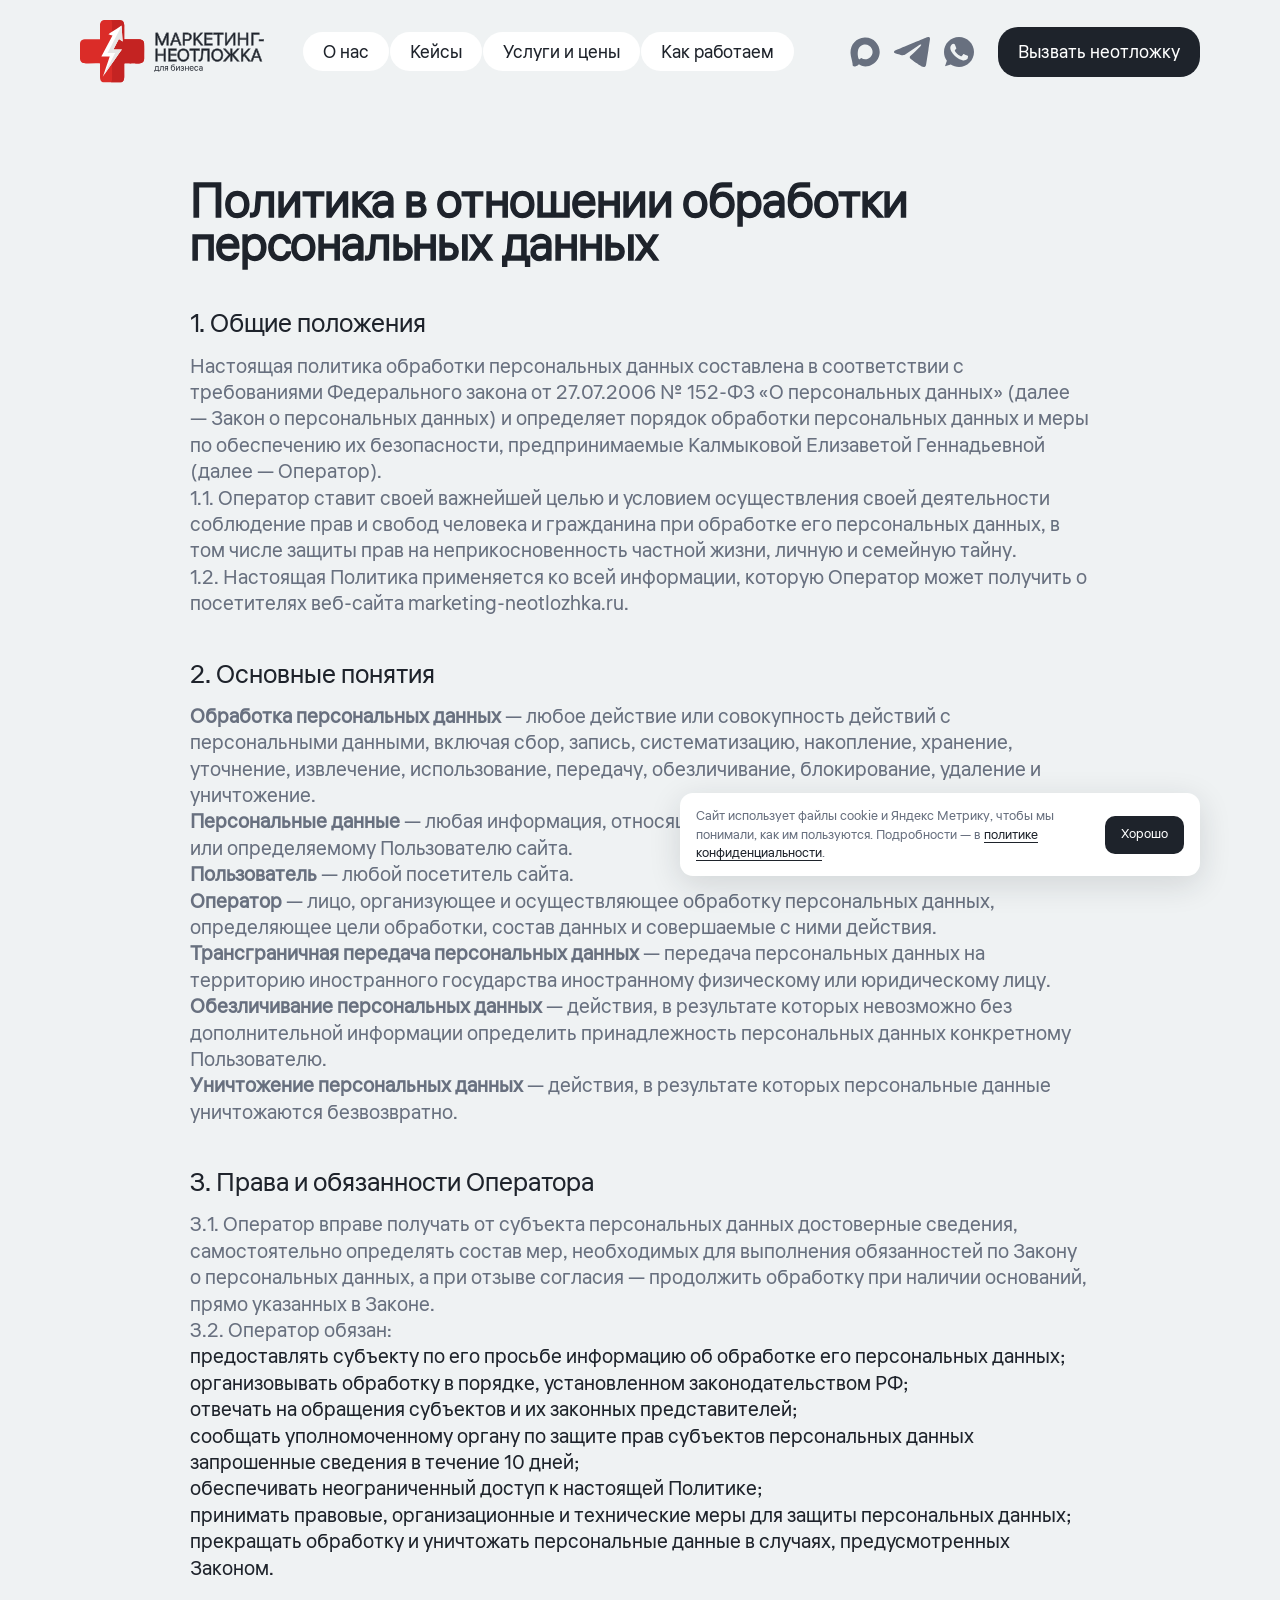
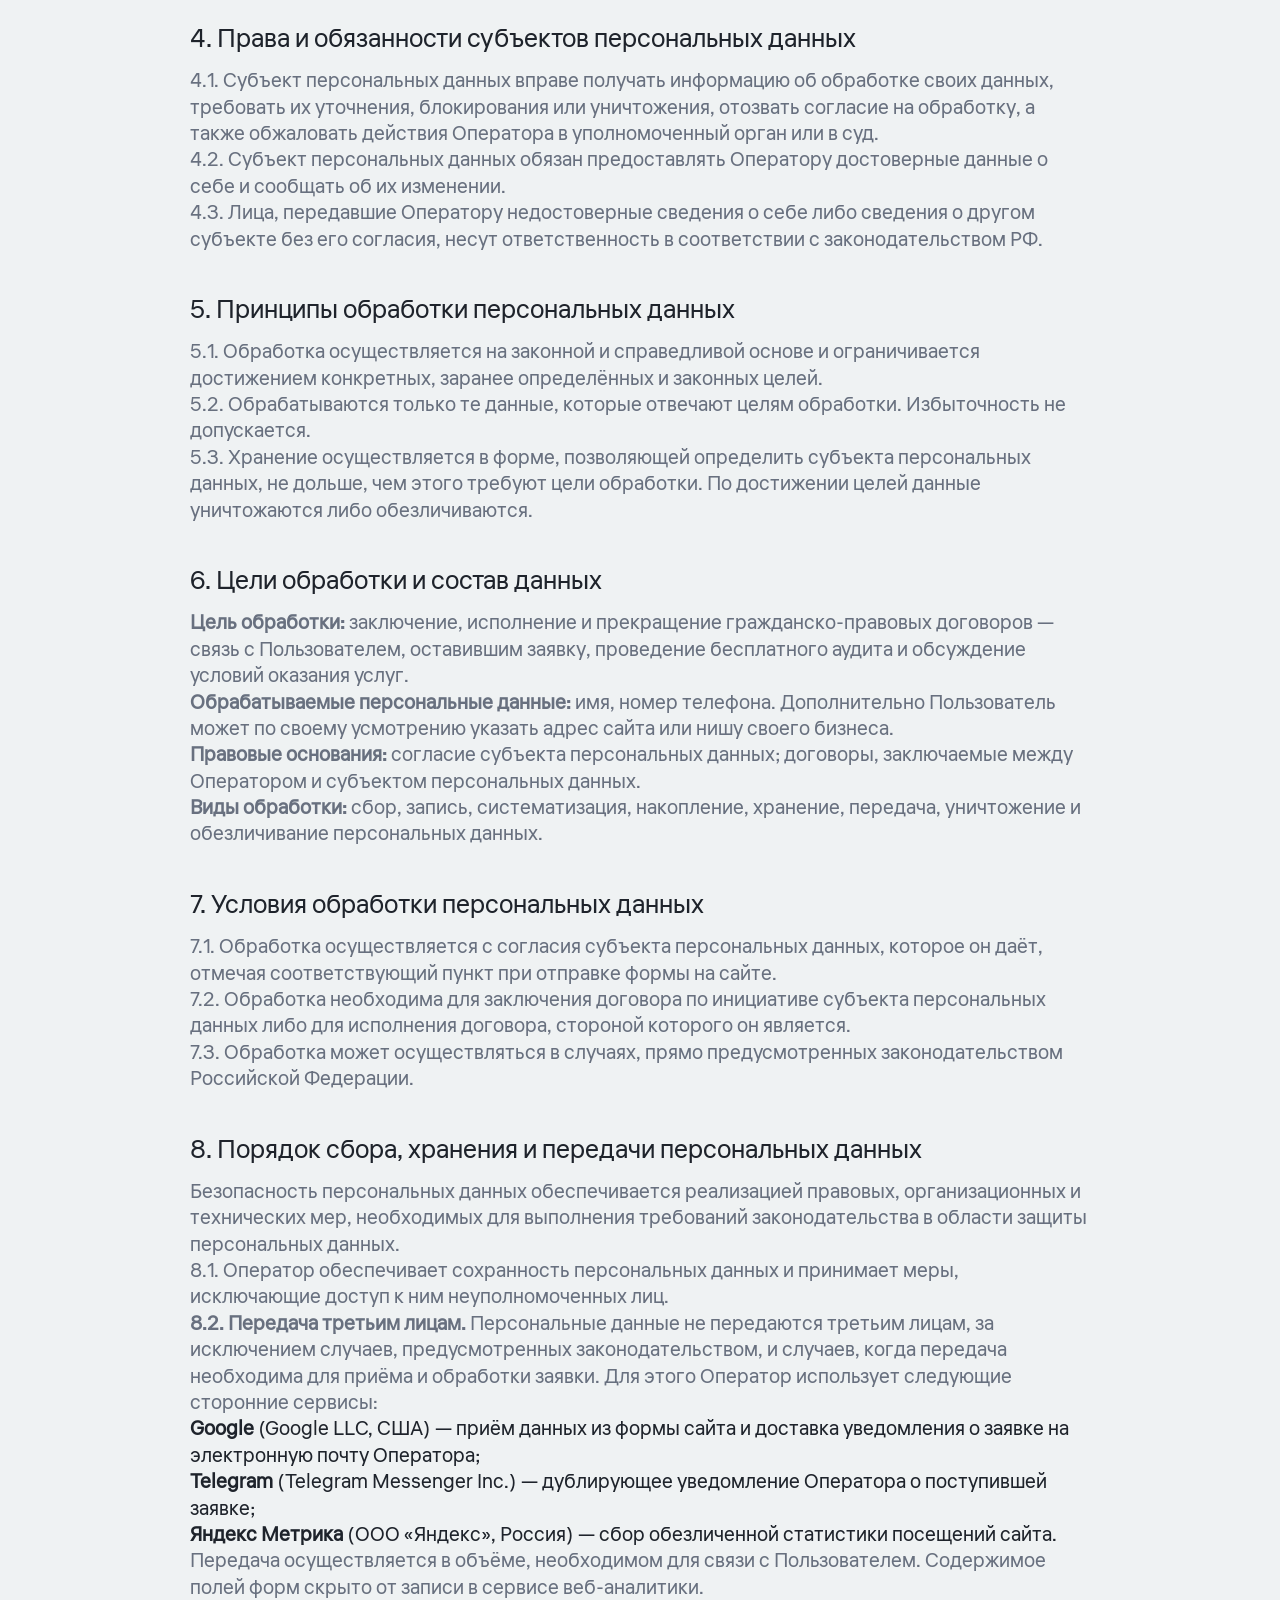
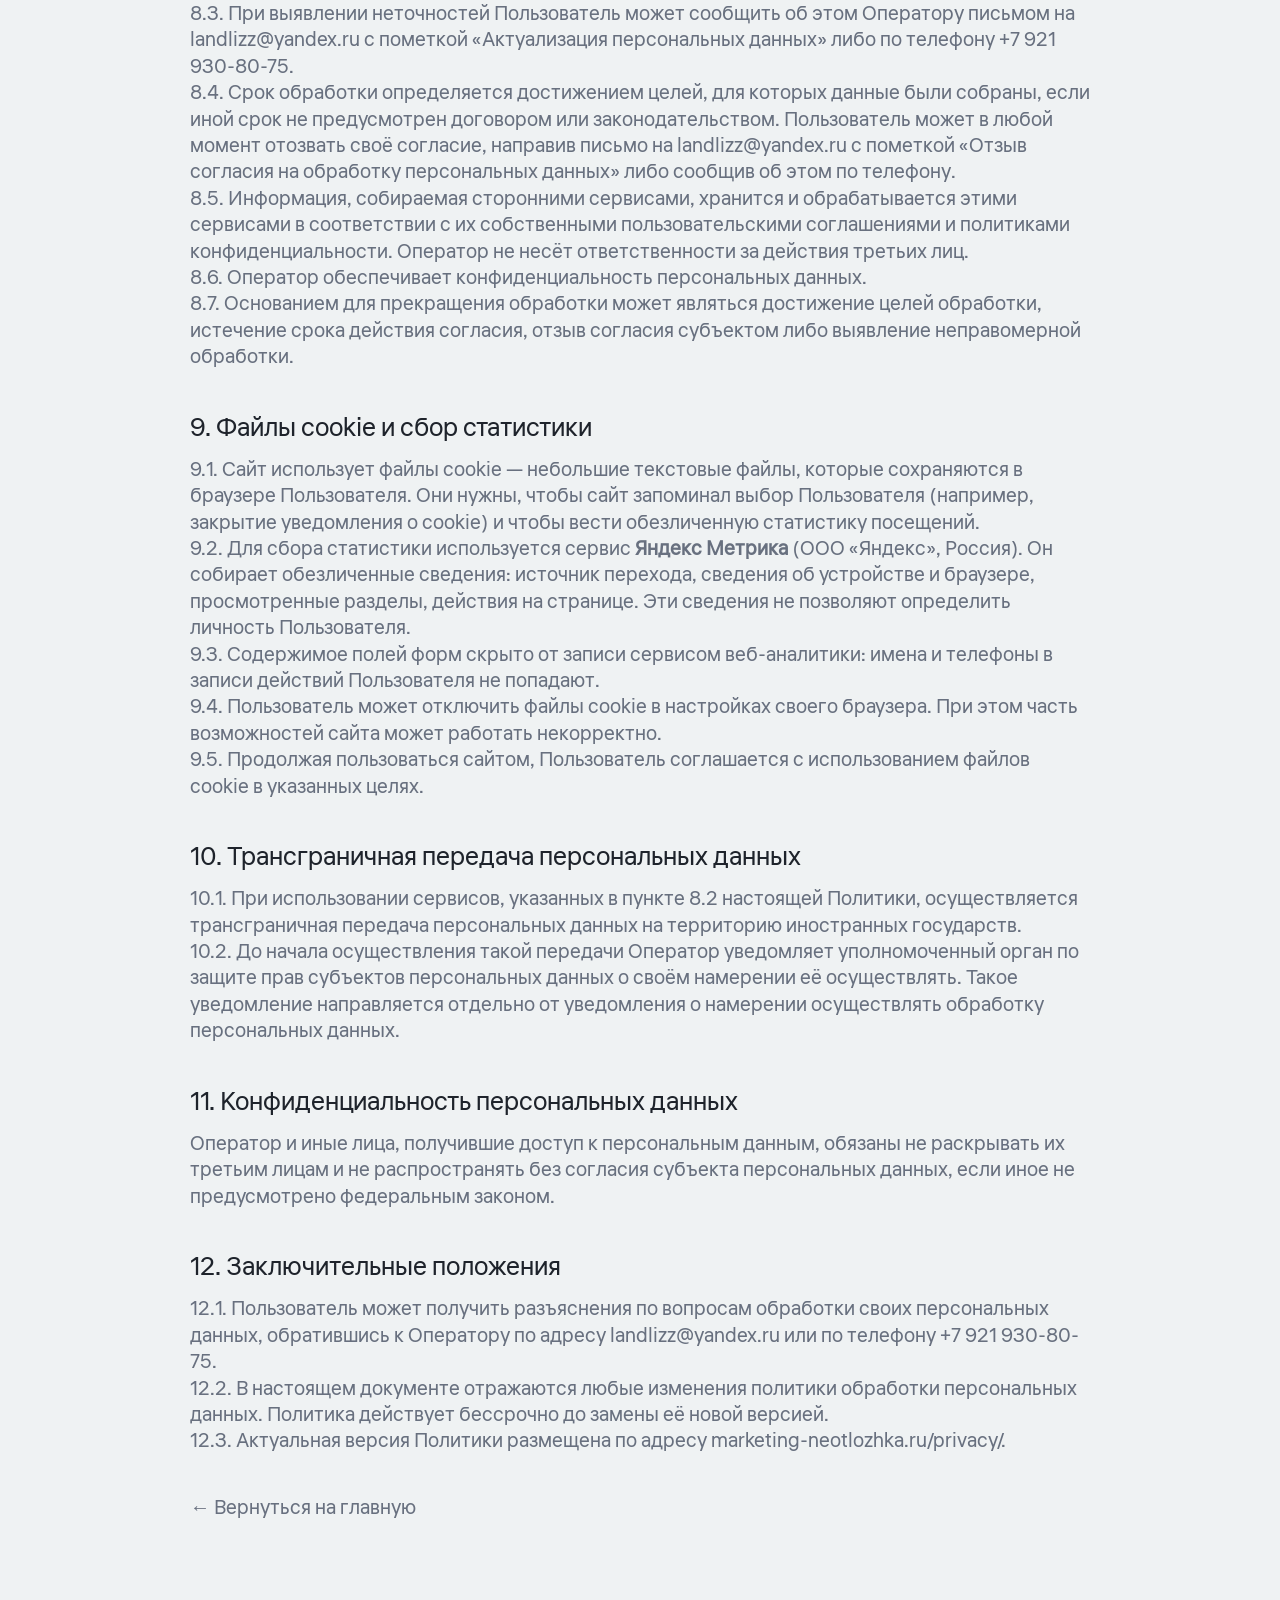
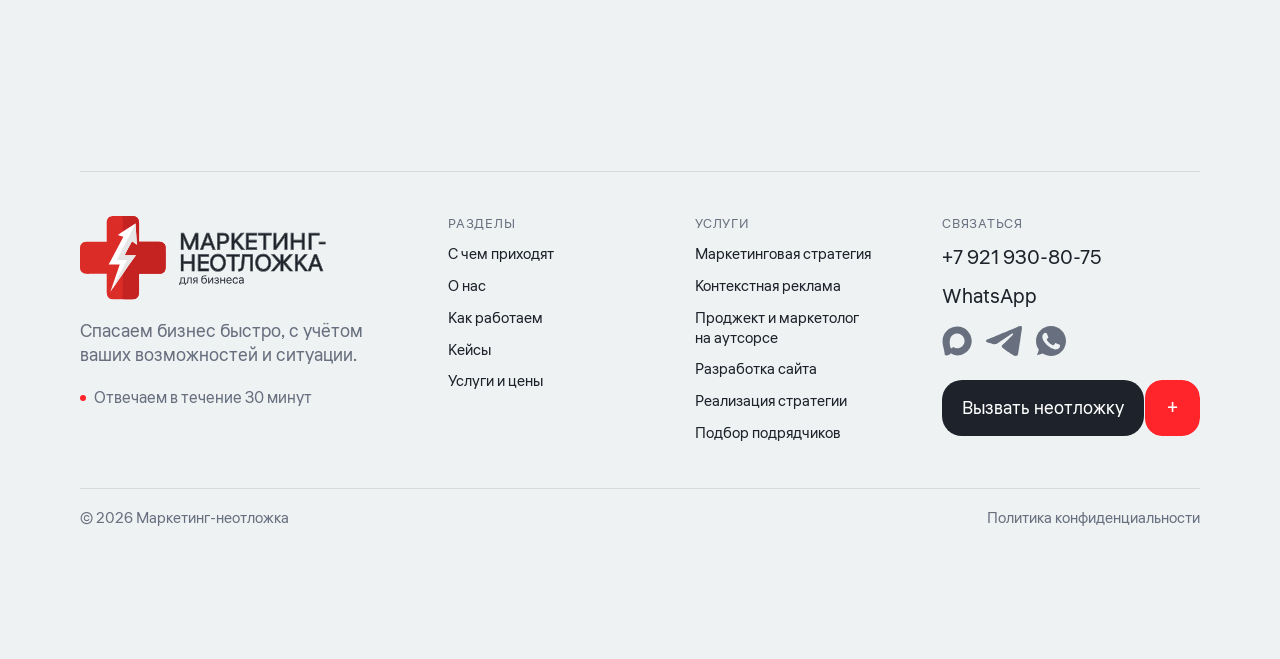
<file: privacy/index.html>
<!DOCTYPE html>
<html lang="ru">
<head>
<meta charset="utf-8">
<meta name="viewport" content="width=device-width, initial-scale=1">
<title>Политика конфиденциальности — Маркетинг-неотложка</title>
<meta name="description" content="Политика конфиденциальности сайта «Маркетинг-неотложка»: какие данные собираются через формы, зачем и как отозвать согласие.">
<link rel="canonical" href="https://marketing-neotlozhka.ru/privacy/">
<meta name="robots" content="noindex">
<link rel="icon" href="/img/favicon.svg" type="image/svg+xml">
<link rel="preload" as="font" type="font/woff2" href="/fonts/liter-400-cyrillic.woff2" crossorigin>
<link rel="stylesheet" href="/fonts.css">
<link rel="stylesheet" href="/styles.css?v=3">
<style>
  /* Страница документа: одна узкая колонка с текстом, шапка и подвал общие */
  .doc{max-width:900px;margin:0 auto;padding:80px 0 120px;}
  .doc h1{margin:0 0 40px;font-weight:400;}
  .doc h2{margin:40px 0 12px;font-size:26px;font-weight:400;}
  .doc p{color:var(--text-2);}
  .todo{padding:24px 28px;border-radius:20px;background:var(--surface-pale);color:var(--ink);}
  @media (max-width:767px){.doc{padding:40px 0 64px;}.doc h2{font-size:22px;}}
</style>
<!-- Яндекс Метрика -->
<script type="text/javascript">
    (function(m,e,t,r,i,k,a){
        m[i]=m[i]||function(){(m[i].a=m[i].a||[]).push(arguments)};
        m[i].l=1*new Date();
        for (var j = 0; j < document.scripts.length; j++) {if (document.scripts[j].src === r) { return; }}
        k=e.createElement(t),a=e.getElementsByTagName(t)[0],k.async=1,k.src=r,a.parentNode.insertBefore(k,a)
    })(window, document,'script','https://mc.yandex.ru/metrika/tag.js?id=113757663', 'ym');

    ym(113757663, 'init', {ssr:true, webvisor:true, clickmap:true, ecommerce:"dataLayer", referrer: document.referrer, url: location.href, accurateTrackBounce:true, trackLinks:true});
</script>
<noscript><div><img src="https://mc.yandex.ru/watch/113757663" style="position:absolute; left:-9999px;" alt="" /></div></noscript>
<!-- /Яндекс Метрика -->
</head>
<body id="top">
<header class="header">
  <div class="wrap header__inner">
    <a class="logo" href="/#top"><img src="/img/logo-full.svg" width="191" height="63" alt="Маркетинг-неотложка для бизнеса"></a>

    <nav class="header__nav">
      <a class="pill pill--white" href="/#o-nas">О нас</a>
      <a class="pill pill--white" href="/#keysy">Кейсы</a>
      <a class="pill pill--white" href="/#uslugi">Услуги и цены</a>
      <a class="pill pill--white" href="/#etapy">Как работаем</a>
    </nav>

    <div class="header__right">
      <span class="socials">
        <a href="#" target="_blank" rel="noopener" aria-label="MAX"><img src="/img/social-max.svg" alt="" width="30" height="30"></a>  <!-- поставить ссылку, когда будет -->
        <a href="#" target="_blank" rel="noopener" aria-label="Telegram"><img src="/img/social-tg.svg" alt="" width="30" height="30"></a>  <!-- поставить ссылку, когда будет -->
        <a href="https://wa.me/79219308075" target="_blank" rel="noopener" aria-label="WhatsApp"><img src="/img/social-wa.svg" width="30" height="30" alt=""></a>
      </span>
      <button class="btn btn--dark btn--sm" data-modal-open="audit">Вызвать неотложку</button>
      <button class="burger" aria-label="Меню" data-menu-open><span></span><span></span></button>
    </div>
  </div>
</header>
<main class="wrap">
  <div class="doc">
    <h1 class="h2">Политика в отношении обработки персональных данных</h1>
    <h2>1. Общие положения</h2>
    <p>Настоящая политика обработки персональных данных составлена в соответствии с требованиями Федерального закона от 27.07.2006 № 152-ФЗ «О персональных данных» (далее — Закон о персональных данных) и определяет порядок обработки персональных данных и меры по обеспечению их безопасности, предпринимаемые Калмыковой Елизаветой Геннадьевной (далее — Оператор).</p>
    <p>1.1. Оператор ставит своей важнейшей целью и условием осуществления своей деятельности соблюдение прав и свобод человека и гражданина при обработке его персональных данных, в том числе защиты прав на неприкосновенность частной жизни, личную и семейную тайну.</p>
    <p>1.2. Настоящая Политика применяется ко всей информации, которую Оператор может получить о посетителях веб-сайта <a href="https://marketing-neotlozhka.ru">marketing-neotlozhka.ru</a>.</p>
    <h2>2. Основные понятия</h2>
    <p><b>Обработка персональных данных</b> — любое действие или совокупность действий с персональными данными, включая сбор, запись, систематизацию, накопление, хранение, уточнение, извлечение, использование, передачу, обезличивание, блокирование, удаление и уничтожение.</p>
    <p><b>Персональные данные</b> — любая информация, относящаяся прямо или косвенно к определённому или определяемому Пользователю сайта.</p>
    <p><b>Пользователь</b> — любой посетитель сайта.</p>
    <p><b>Оператор</b> — лицо, организующее и осуществляющее обработку персональных данных, определяющее цели обработки, состав данных и совершаемые с ними действия.</p>
    <p><b>Трансграничная передача персональных данных</b> — передача персональных данных на территорию иностранного государства иностранному физическому или юридическому лицу.</p>
    <p><b>Обезличивание персональных данных</b> — действия, в результате которых невозможно без дополнительной информации определить принадлежность персональных данных конкретному Пользователю.</p>
    <p><b>Уничтожение персональных данных</b> — действия, в результате которых персональные данные уничтожаются безвозвратно.</p>
    <h2>3. Права и обязанности Оператора</h2>
    <p>3.1. Оператор вправе получать от субъекта персональных данных достоверные сведения, самостоятельно определять состав мер, необходимых для выполнения обязанностей по Закону о персональных данных, а при отзыве согласия — продолжить обработку при наличии оснований, прямо указанных в Законе.</p>
    <p>3.2. Оператор обязан:</p>
    <ul><li>предоставлять субъекту по его просьбе информацию об обработке его персональных данных;</li><li>организовывать обработку в порядке, установленном законодательством РФ;</li><li>отвечать на обращения субъектов и их законных представителей;</li><li>сообщать уполномоченному органу по защите прав субъектов персональных данных запрошенные сведения в течение 10 дней;</li><li>обеспечивать неограниченный доступ к настоящей Политике;</li><li>принимать правовые, организационные и технические меры для защиты персональных данных;</li><li>прекращать обработку и уничтожать персональные данные в случаях, предусмотренных Законом.</li></ul>
    <h2>4. Права и обязанности субъектов персональных данных</h2>
    <p>4.1. Субъект персональных данных вправе получать информацию об обработке своих данных, требовать их уточнения, блокирования или уничтожения, отозвать согласие на обработку, а также обжаловать действия Оператора в уполномоченный орган или в суд.</p>
    <p>4.2. Субъект персональных данных обязан предоставлять Оператору достоверные данные о себе и сообщать об их изменении.</p>
    <p>4.3. Лица, передавшие Оператору недостоверные сведения о себе либо сведения о другом субъекте без его согласия, несут ответственность в соответствии с законодательством РФ.</p>
    <h2>5. Принципы обработки персональных данных</h2>
    <p>5.1. Обработка осуществляется на законной и справедливой основе и ограничивается достижением конкретных, заранее определённых и законных целей.</p>
    <p>5.2. Обрабатываются только те данные, которые отвечают целям обработки. Избыточность не допускается.</p>
    <p>5.3. Хранение осуществляется в форме, позволяющей определить субъекта персональных данных, не дольше, чем этого требуют цели обработки. По достижении целей данные уничтожаются либо обезличиваются.</p>
    <h2>6. Цели обработки и состав данных</h2>
    <p><b>Цель обработки:</b> заключение, исполнение и прекращение гражданско-правовых договоров — связь с Пользователем, оставившим заявку, проведение бесплатного аудита и обсуждение условий оказания услуг.</p>
    <p><b>Обрабатываемые персональные данные:</b> имя, номер телефона. Дополнительно Пользователь может по своему усмотрению указать адрес сайта или нишу своего бизнеса.</p>
    <p><b>Правовые основания:</b> согласие субъекта персональных данных; договоры, заключаемые между Оператором и субъектом персональных данных.</p>
    <p><b>Виды обработки:</b> сбор, запись, систематизация, накопление, хранение, передача, уничтожение и обезличивание персональных данных.</p>
    <h2>7. Условия обработки персональных данных</h2>
    <p>7.1. Обработка осуществляется с согласия субъекта персональных данных, которое он даёт, отмечая соответствующий пункт при отправке формы на сайте.</p>
    <p>7.2. Обработка необходима для заключения договора по инициативе субъекта персональных данных либо для исполнения договора, стороной которого он является.</p>
    <p>7.3. Обработка может осуществляться в случаях, прямо предусмотренных законодательством Российской Федерации.</p>
    <h2>8. Порядок сбора, хранения и передачи персональных данных</h2>
    <p>Безопасность персональных данных обеспечивается реализацией правовых, организационных и технических мер, необходимых для выполнения требований законодательства в области защиты персональных данных.</p>
    <p>8.1. Оператор обеспечивает сохранность персональных данных и принимает меры, исключающие доступ к ним неуполномоченных лиц.</p>
    <p><b>8.2. Передача третьим лицам.</b> Персональные данные не передаются третьим лицам, за исключением случаев, предусмотренных законодательством, и случаев, когда передача необходима для приёма и обработки заявки. Для этого Оператор использует следующие сторонние сервисы:</p>
    <ul><li><b>Google</b> (Google LLC, США) — приём данных из формы сайта и доставка уведомления о заявке на электронную почту Оператора;</li><li><b>Telegram</b> (Telegram Messenger Inc.) — дублирующее уведомление Оператора о поступившей заявке;</li><li><b>Яндекс Метрика</b> (ООО «Яндекс», Россия) — сбор обезличенной статистики посещений сайта.</li></ul>
    <p>Передача осуществляется в объёме, необходимом для связи с Пользователем. Содержимое полей форм скрыто от записи в сервисе веб-аналитики.</p>
    <p>8.3. При выявлении неточностей Пользователь может сообщить об этом Оператору письмом на <a href="mailto:landlizz@yandex.ru">landlizz@yandex.ru</a> с пометкой «Актуализация персональных данных» либо по телефону <a href="tel:+79219308075">+7 921 930-80-75</a>.</p>
    <p>8.4. Срок обработки определяется достижением целей, для которых данные были собраны, если иной срок не предусмотрен договором или законодательством. Пользователь может в любой момент отозвать своё согласие, направив письмо на <a href="mailto:landlizz@yandex.ru">landlizz@yandex.ru</a> с пометкой «Отзыв согласия на обработку персональных данных» либо сообщив об этом по телефону.</p>
    <p>8.5. Информация, собираемая сторонними сервисами, хранится и обрабатывается этими сервисами в соответствии с их собственными пользовательскими соглашениями и политиками конфиденциальности. Оператор не несёт ответственности за действия третьих лиц.</p>
    <p>8.6. Оператор обеспечивает конфиденциальность персональных данных.</p>
    <p>8.7. Основанием для прекращения обработки может являться достижение целей обработки, истечение срока действия согласия, отзыв согласия субъектом либо выявление неправомерной обработки.</p>
    <h2>9. Файлы cookie и сбор статистики</h2>
    <p>9.1. Сайт использует файлы cookie — небольшие текстовые файлы, которые сохраняются в браузере Пользователя. Они нужны, чтобы сайт запоминал выбор Пользователя (например, закрытие уведомления о cookie) и чтобы вести обезличенную статистику посещений.</p>
    <p>9.2. Для сбора статистики используется сервис <b>Яндекс Метрика</b> (ООО «Яндекс», Россия). Он собирает обезличенные сведения: источник перехода, сведения об устройстве и браузере, просмотренные разделы, действия на странице. Эти сведения не позволяют определить личность Пользователя.</p>
    <p>9.3. Содержимое полей форм скрыто от записи сервисом веб-аналитики: имена и телефоны в записи действий Пользователя не попадают.</p>
    <p>9.4. Пользователь может отключить файлы cookie в настройках своего браузера. При этом часть возможностей сайта может работать некорректно.</p>
    <p>9.5. Продолжая пользоваться сайтом, Пользователь соглашается с использованием файлов cookie в указанных целях.</p>
    <h2>10. Трансграничная передача персональных данных</h2>
    <p>10.1. При использовании сервисов, указанных в пункте 8.2 настоящей Политики, осуществляется трансграничная передача персональных данных на территорию иностранных государств.</p>
    <p>10.2. До начала осуществления такой передачи Оператор уведомляет уполномоченный орган по защите прав субъектов персональных данных о своём намерении её осуществлять. Такое уведомление направляется отдельно от уведомления о намерении осуществлять обработку персональных данных.</p>
    <h2>11. Конфиденциальность персональных данных</h2>
    <p>Оператор и иные лица, получившие доступ к персональным данным, обязаны не раскрывать их третьим лицам и не распространять без согласия субъекта персональных данных, если иное не предусмотрено федеральным законом.</p>
    <h2>12. Заключительные положения</h2>
    <p>12.1. Пользователь может получить разъяснения по вопросам обработки своих персональных данных, обратившись к Оператору по адресу <a href="mailto:landlizz@yandex.ru">landlizz@yandex.ru</a> или по телефону <a href="tel:+79219308075">+7 921 930-80-75</a>.</p>
    <p>12.2. В настоящем документе отражаются любые изменения политики обработки персональных данных. Политика действует бессрочно до замены её новой версией.</p>
    <p>12.3. Актуальная версия Политики размещена по адресу <a href="https://marketing-neotlozhka.ru/privacy/">marketing-neotlozhka.ru/privacy/</a>.</p>
    <p style="margin-top:40px"><a href="/">← Вернуться на главную</a></p>
  </div>
</main>
<footer class="footer">
  <div class="wrap">
    <hr class="rule">
    <div class="footer__inner">
      <div class="footer__brand">
        <a class="logo" href="/#top"><img src="/img/logo-full.svg" width="191" height="63" alt="Маркетинг-неотложка для бизнеса"></a>
        <p class="base muted">Спасаем бизнес быстро, с учётом ваших возможностей и ситуации.</p>
        <span class="dot small">Отвечаем в течение 30 минут</span>
      </div>

      <nav class="footer__col">
        <span class="caps caps--14 muted">РАЗДЕЛЫ</span>
        <a class="caption" href="/#simptomy">С чем приходят</a>
        <a class="caption" href="/#o-nas">О нас</a>
        <a class="caption" href="/#etapy">Как работаем</a>
        <a class="caption" href="/#keysy">Кейсы</a>
        <a class="caption" href="/#uslugi">Услуги и цены</a>
      </nav>

      <nav class="footer__col">
        <span class="caps caps--14 muted">УСЛУГИ</span>
        <a class="caption" href="/#uslugi" data-tab-link="u1">Маркетинговая стратегия</a>
        <a class="caption" href="/#uslugi" data-tab-link="u4">Контекстная реклама</a>
        <a class="caption" href="/#uslugi" data-tab-link="u5">Проджект и маркетолог на аутсорсе</a>
        <a class="caption" href="/#uslugi" data-tab-link="u3">Разработка сайта</a>
        <a class="caption" href="/#uslugi" data-tab-link="u2">Реализация стратегии</a>
        <a class="caption" href="/#uslugi" data-tab-link="u6">Подбор подрядчиков</a>
      </nav>

      <div class="footer__col">
        <span class="caps caps--14 muted">СВЯЗАТЬСЯ</span>
        <a class="big" href="tel:+79219308075">+7 921 930-80-75</a>
        <a class="big" href="https://wa.me/79219308075" target="_blank" rel="noopener">WhatsApp</a>
        <span class="socials">
          <a href="#" target="_blank" rel="noopener" aria-label="MAX"><img src="/img/social-max.svg" alt="" width="30" height="30"></a>  <!-- поставить ссылку, когда будет -->
          <a href="#" target="_blank" rel="noopener" aria-label="Telegram"><img src="/img/social-tg.svg" alt="" width="30" height="30"></a>  <!-- поставить ссылку, когда будет -->
          <a href="https://wa.me/79219308075" target="_blank" rel="noopener" aria-label="WhatsApp"><img src="/img/social-wa.svg" width="30" height="30" alt=""></a>
        </span>
        <span class="call footer__cta" data-modal-open="audit" role="button" tabindex="0">
          <span class="call__main">Вызвать неотложку</span><span class="call__sign">+</span>
        </span>
      </div>
    </div>
    <hr class="rule">
    <div class="footer__bottom">
      <span class="caption muted">© 2026 Маркетинг-неотложка</span>
      <a class="caption muted" href="/privacy/">Политика конфиденциальности</a>
    </div>
  </div>
</footer>
<div class="menu" data-menu hidden>
  <div class="menu__head">
    <a class="logo" href="/#top"><img src="/img/logo-full-light.svg" width="191" height="63" alt="Маркетинг-неотложка"></a>
    <button class="menu__close" data-menu-close aria-label="Закрыть"><span>×</span></button>
  </div>
  <nav class="menu__nav">
    <a href="/#simptomy" data-menu-close>С чем приходят</a>
    <a href="/#o-nas" data-menu-close>О нас</a>
    <a href="/#etapy" data-menu-close>Как работаем</a>
    <a href="/#keysy" data-menu-close>Кейсы</a>
    <a href="/#uslugi" data-menu-close>Услуги и цены</a>
    <a href="/#audit" data-menu-close>Бесплатный аудит</a>
  </nav>
  <div class="menu__foot">
    <a class="menu__phone" href="tel:+79219308075">+7 921 930-80-75</a>
    <a class="menu__tg" href="https://wa.me/79219308075" target="_blank" rel="noopener">WhatsApp</a>
    <span class="call call--wide call--light" data-modal-open="audit" role="button" tabindex="0">
      <span class="call__main">Вызвать неотложку</span><span class="call__sign">+</span>
    </span>
  </div>
</div>
<div class="overlay" data-overlay hidden>
  <div class="overlay__scrim" data-close></div>
  <div class="modal modal--form" data-modal="audit">
    <button class="modal__close" data-close aria-label="Закрыть"><span>×</span></button>
    <span class="caps caps--16 muted">ЗАЯВКА НА АУДИТ</span>
    <h3 class="h5">Разберём вашу ситуацию за 30 минут</h3>
    <form class="form" data-form="audit">
      <div class="form__row">
        <input class="field ym-hide-content" type="text" name="name" placeholder="Имя">
        <input class="field ym-hide-content" type="tel" name="phone" placeholder="Телефон*" required>
      </div>
      <input class="field ym-hide-content" type="text" name="site" placeholder="Ссылка на сайт/соц.сети (если есть)">
      <label class="check">
        <input type="checkbox" data-consent><span class="check__box"></span>
        <span class="check__text micro">Даю согласие на обработку персональных данных и принимаю <a href="/privacy/">политику конфиденциальности</a></span>
          <span class="check__err micro" hidden>Без согласия заявку отправить нельзя</span>
      </label>
      <button class="btn btn--accent btn--wide" type="submit">Записаться на аудит</button>
      <p class="small muted">Больше ничего не нужно — остальное спросим на встрече</p>
    </form>
  </div>
  <div class="modal modal--form" data-modal="otpravleno">
    <button class="modal__close" data-close aria-label="Закрыть"><span>×</span></button>
    <span class="caps caps--12 muted">ЗАЯВКА ПРИНЯТА</span>
    <h3 class="h5">Спасибо! Ответим в течение тридцати минут</h3>
    <p class="caption muted">Напишем в мессенджер или позвоним — как вам удобнее. Если сейчас нерабочее время, ответим утром.</p>
    <button class="btn btn--white btn--wide" data-close>Закрыть</button>
  </div>
</div>
<!-- Уведомление про cookie: показывается один раз, выбор хранится в браузере -->
<div class="cookie" data-cookie hidden>
  <p class="cookie__text caption">Сайт использует файлы cookie и Яндекс Метрику, чтобы мы понимали, как им пользуются. Подробности — в <a href="/privacy/">политике конфиденциальности</a>.</p>
  <button class="btn btn--dark btn--sm cookie__ok" type="button" data-cookie-ok>Хорошо</button>
</div>

<script src="/script.js?v=8"></script>
</body>
</html>
</file>
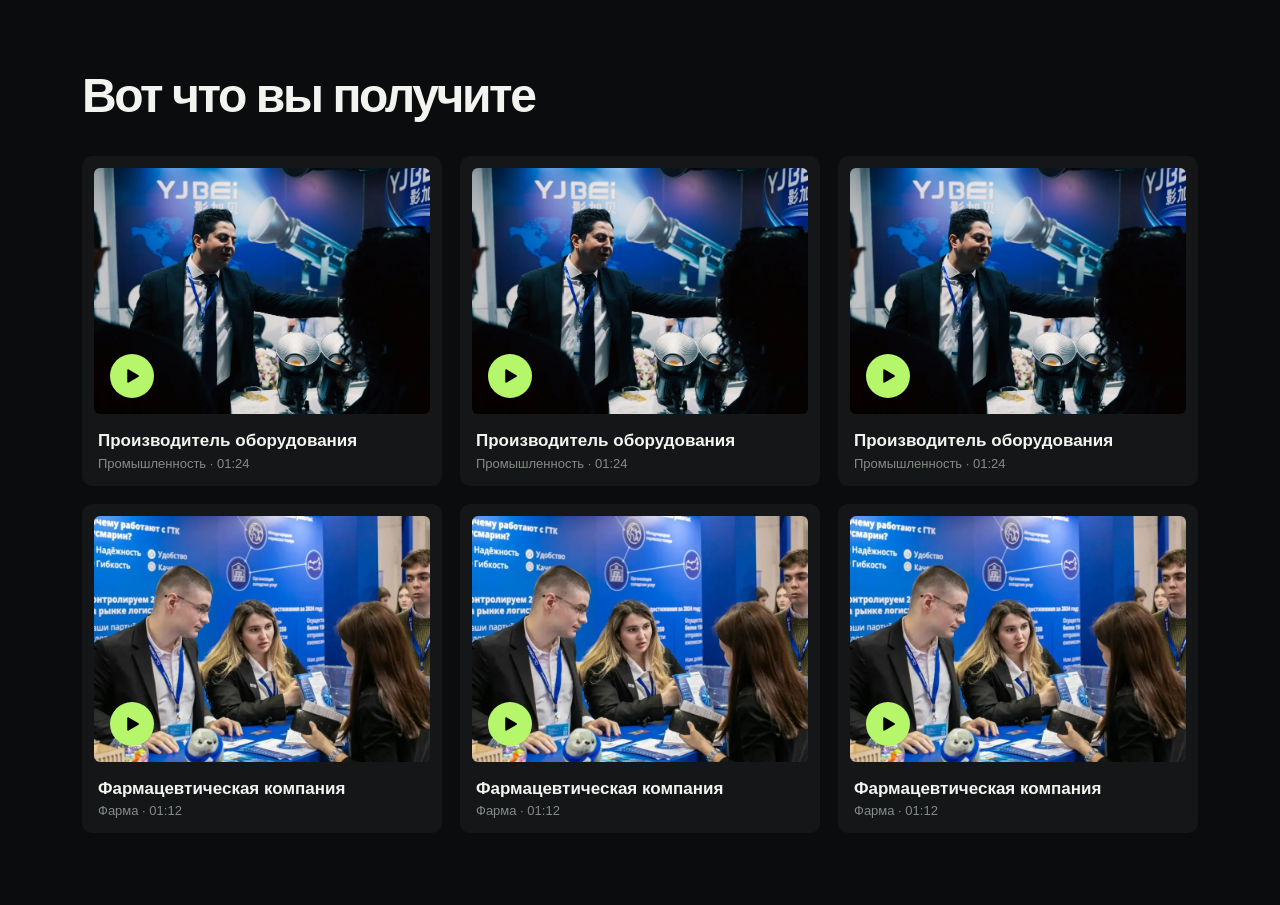
<file: proba/video/index.html>
<!DOCTYPE html>
<html lang="ru">
<head>
<meta charset="utf-8">
<meta name="viewport" content="width=device-width, initial-scale=1">
<title>Вот что вы получите — Видео на выставке</title>
<meta name="robots" content="noindex">
<link rel="preconnect" href="https://api.fontshare.com" crossorigin>
<link rel="stylesheet" href="https://api.fontshare.com/v2/css?f[]=clash-grotesk@400,500,600,700&display=swap">
<style>
/* ==========================================================================
   Экран «Вот что вы получите» — под перенос в Tilda Zero Block.

   ОФОРМЛЕНИЕ карточки повторяет оригинал, числа сняты с живой страницы:
     карточка  фон #141617, радиус 10, padding 12, внутренний отступ 18
     кадр      пропорция 396×290, радиус 6
     play      44×44, круг #B6F66B, значок 18×18 чёрный, 16 от края
     подпись   строка, padding 0 4 4, прижата по нижнему краю
     название  17 / 600, межстрочное 18.7, #F3F4F0
     мета      13 / 500, межстрочное 13, #868B87
     заголовок 48 / 700, межстрочное 48, трекинг −2.4
     секция    1180, padding 72/32, отступ до карточек 36

   РАСКЛАДКА сделана иначе. В оригинале это лента с прокруткой, и третья
   карточка срезана краем — это и есть то, что чиним. Здесь сетка: шесть
   карточек видны целиком, 3 в ряд, на планшете 2, на телефоне 1.

   Всё собрано так, чтобы импортёр перевёл это в авто-лейаут:
   нигде нет фиксированных размеров, aspect-ratio и абсолютного
   позиционирования, кроме одной кнопки play поверх кадра. Фотографии
   заранее обрезаны под пропорцию кадра, поэтому высоту задавать не надо —
   кадр тянется по картинке, а картинка по ширине карточки.
   ========================================================================== */

:root{
  --bg:#0B0C0D;
  --card:#141617;
  --text:#F3F4F0;
  --muted:#868B87;
  --accent:#B6F66B;
  --font:'Clash Grotesk','Inter',-apple-system,'Segoe UI',Arial,sans-serif;
}

*{box-sizing:border-box;}
body{margin:0;background:var(--bg);color:var(--text);font-family:var(--font);
  -webkit-font-smoothing:antialiased;}

.section{max-width:1180px;margin:0 auto;padding:72px 32px;
  display:flex;flex-direction:column;align-items:stretch;gap:36px;}

.section__title{margin:0;font-size:48px;line-height:48px;font-weight:700;
  letter-spacing:-2.4px;color:var(--text);}

/* Ряд собран на флексе с переносом, а не на сетке. Сетку импортёр не
   понимает: он разворачивает её во флекс, но карточкам внутри нечего
   сказать про растяжение, и они приходят в Tilda фиксированного размера.
   У флекса каждая карточка несёт flex-grow — импортёр читает это как
   «заполнить». 30% — основа, по которой встают три в ряд. */
.grid{display:flex;flex-wrap:wrap;gap:18px;}

.card{flex:1 1 30%;min-width:0;background:var(--card);border-radius:10px;padding:12px;
  display:flex;flex-direction:column;gap:18px;
  border:0;margin:0;text-align:left;color:inherit;font:inherit;cursor:pointer;}

/* Кадр без заданной высоты: картинка уже обрезана под нужную пропорцию,
   поэтому высота берётся от неё и всё тянется само. */
.card__frame{position:relative;width:100%;border-radius:6px;overflow:hidden;
  background:#0B0C0D;line-height:0;}
.card__frame img{display:block;width:100%;height:auto;}

.card__play{position:absolute;left:16px;bottom:16px;width:44px;height:44px;
  border-radius:100px;background:var(--accent);display:flex;
  align-items:center;justify-content:center;}

/* В оригинале название и мета стоят в строку, но там карточка 420 в ленте.
   В сетке по три карточка 360, и в строку они не помещаются ни при каком
   кегле. Ставлю друг под друга — иначе мета переносится вразнобой. */
.card__row{display:flex;flex-direction:column;align-items:flex-start;
  gap:6px;padding:0 4px 4px;}
.card__name{font-size:17px;line-height:18.7px;font-weight:600;color:var(--text);
  min-width:0;}
.card__meta{font-size:13px;line-height:13px;font-weight:500;color:var(--muted);
  white-space:nowrap;}

/* Планшет */
/* Переход на две колонки делаю до 980, а не после: Tilda снимает макет
   ровно на 980, и три карточки по 293 там были бы мелковаты для видео. */
@media (max-width:1023px){
  .section{padding:64px 28px;gap:28px;}
  .section__title{font-size:40px;line-height:40px;letter-spacing:-1.8px;}
  .card{flex:1 1 45%;}   /* две в ряд */
}

/* Телефон. В оригинале этот блок не адаптирован вовсе: карточка остаётся
   420 и уезжает за экран. Здесь одна в ряд, подпись в две строки. */
@media (max-width:639px){
  .section{padding:56px 20px;gap:24px;}
  .section__title{font-size:34px;line-height:34px;letter-spacing:-1.4px;}
  .grid{gap:14px;}
  .card{flex:1 1 100%;}  /* одна в ряд */
}

@media (max-width:479px){
  .section__title{font-size:30px;line-height:30px;letter-spacing:-1.2px;}
}
</style>
</head>
<body>

<section class="section">
  <h2 class="section__title">Вот что вы получите</h2>

  <div class="grid">

    <button class="card" type="button">
      <span class="card__frame">
        <img src="img/shot-prom.webp" alt="Кадр из ролика: производитель оборудования" width="840" height="615" loading="lazy">
        <span class="card__play"><svg width="18" height="18" viewBox="0 0 18 18" fill="none" aria-hidden="true"><path d="M15.5 8.13397C16.1667 8.51887 16.1667 9.48113 15.5 9.86603L5.75 15.5C5.08333 15.8849 4.25 15.4037 4.25 14.634V3.36603C4.25 2.59623 5.08333 2.11511 5.75 2.50001L15.5 8.13397Z" fill="#000"/></svg></span>
      </span>
      <span class="card__row">
        <span class="card__name">Производитель оборудования</span>
        <span class="card__meta">Промышленность · 01:24</span>
      </span>
    </button>

    <button class="card" type="button">
      <span class="card__frame">
        <img src="img/shot-prom.webp" alt="Кадр из ролика: производитель оборудования" width="840" height="615" loading="lazy">
        <span class="card__play"><svg width="18" height="18" viewBox="0 0 18 18" fill="none" aria-hidden="true"><path d="M15.5 8.13397C16.1667 8.51887 16.1667 9.48113 15.5 9.86603L5.75 15.5C5.08333 15.8849 4.25 15.4037 4.25 14.634V3.36603C4.25 2.59623 5.08333 2.11511 5.75 2.50001L15.5 8.13397Z" fill="#000"/></svg></span>
      </span>
      <span class="card__row">
        <span class="card__name">Производитель оборудования</span>
        <span class="card__meta">Промышленность · 01:24</span>
      </span>
    </button>

    <button class="card" type="button">
      <span class="card__frame">
        <img src="img/shot-prom.webp" alt="Кадр из ролика: производитель оборудования" width="840" height="615" loading="lazy">
        <span class="card__play"><svg width="18" height="18" viewBox="0 0 18 18" fill="none" aria-hidden="true"><path d="M15.5 8.13397C16.1667 8.51887 16.1667 9.48113 15.5 9.86603L5.75 15.5C5.08333 15.8849 4.25 15.4037 4.25 14.634V3.36603C4.25 2.59623 5.08333 2.11511 5.75 2.50001L15.5 8.13397Z" fill="#000"/></svg></span>
      </span>
      <span class="card__row">
        <span class="card__name">Производитель оборудования</span>
        <span class="card__meta">Промышленность · 01:24</span>
      </span>
    </button>

    <button class="card" type="button">
      <span class="card__frame">
        <img src="img/shot-farma.webp" alt="Кадр из ролика: фармацевтическая компания" width="840" height="615" loading="lazy">
        <span class="card__play"><svg width="18" height="18" viewBox="0 0 18 18" fill="none" aria-hidden="true"><path d="M15.5 8.13397C16.1667 8.51887 16.1667 9.48113 15.5 9.86603L5.75 15.5C5.08333 15.8849 4.25 15.4037 4.25 14.634V3.36603C4.25 2.59623 5.08333 2.11511 5.75 2.50001L15.5 8.13397Z" fill="#000"/></svg></span>
      </span>
      <span class="card__row">
        <span class="card__name">Фармацевтическая компания</span>
        <span class="card__meta">Фарма · 01:12</span>
      </span>
    </button>

    <button class="card" type="button">
      <span class="card__frame">
        <img src="img/shot-farma.webp" alt="Кадр из ролика: фармацевтическая компания" width="840" height="615" loading="lazy">
        <span class="card__play"><svg width="18" height="18" viewBox="0 0 18 18" fill="none" aria-hidden="true"><path d="M15.5 8.13397C16.1667 8.51887 16.1667 9.48113 15.5 9.86603L5.75 15.5C5.08333 15.8849 4.25 15.4037 4.25 14.634V3.36603C4.25 2.59623 5.08333 2.11511 5.75 2.50001L15.5 8.13397Z" fill="#000"/></svg></span>
      </span>
      <span class="card__row">
        <span class="card__name">Фармацевтическая компания</span>
        <span class="card__meta">Фарма · 01:12</span>
      </span>
    </button>

    <button class="card" type="button">
      <span class="card__frame">
        <img src="img/shot-farma.webp" alt="Кадр из ролика: фармацевтическая компания" width="840" height="615" loading="lazy">
        <span class="card__play"><svg width="18" height="18" viewBox="0 0 18 18" fill="none" aria-hidden="true"><path d="M15.5 8.13397C16.1667 8.51887 16.1667 9.48113 15.5 9.86603L5.75 15.5C5.08333 15.8849 4.25 15.4037 4.25 14.634V3.36603C4.25 2.59623 5.08333 2.11511 5.75 2.50001L15.5 8.13397Z" fill="#000"/></svg></span>
      </span>
      <span class="card__row">
        <span class="card__name">Фармацевтическая компания</span>
        <span class="card__meta">Фарма · 01:12</span>
      </span>
    </button>

  </div>
</section>

</body>
</html>
</file>
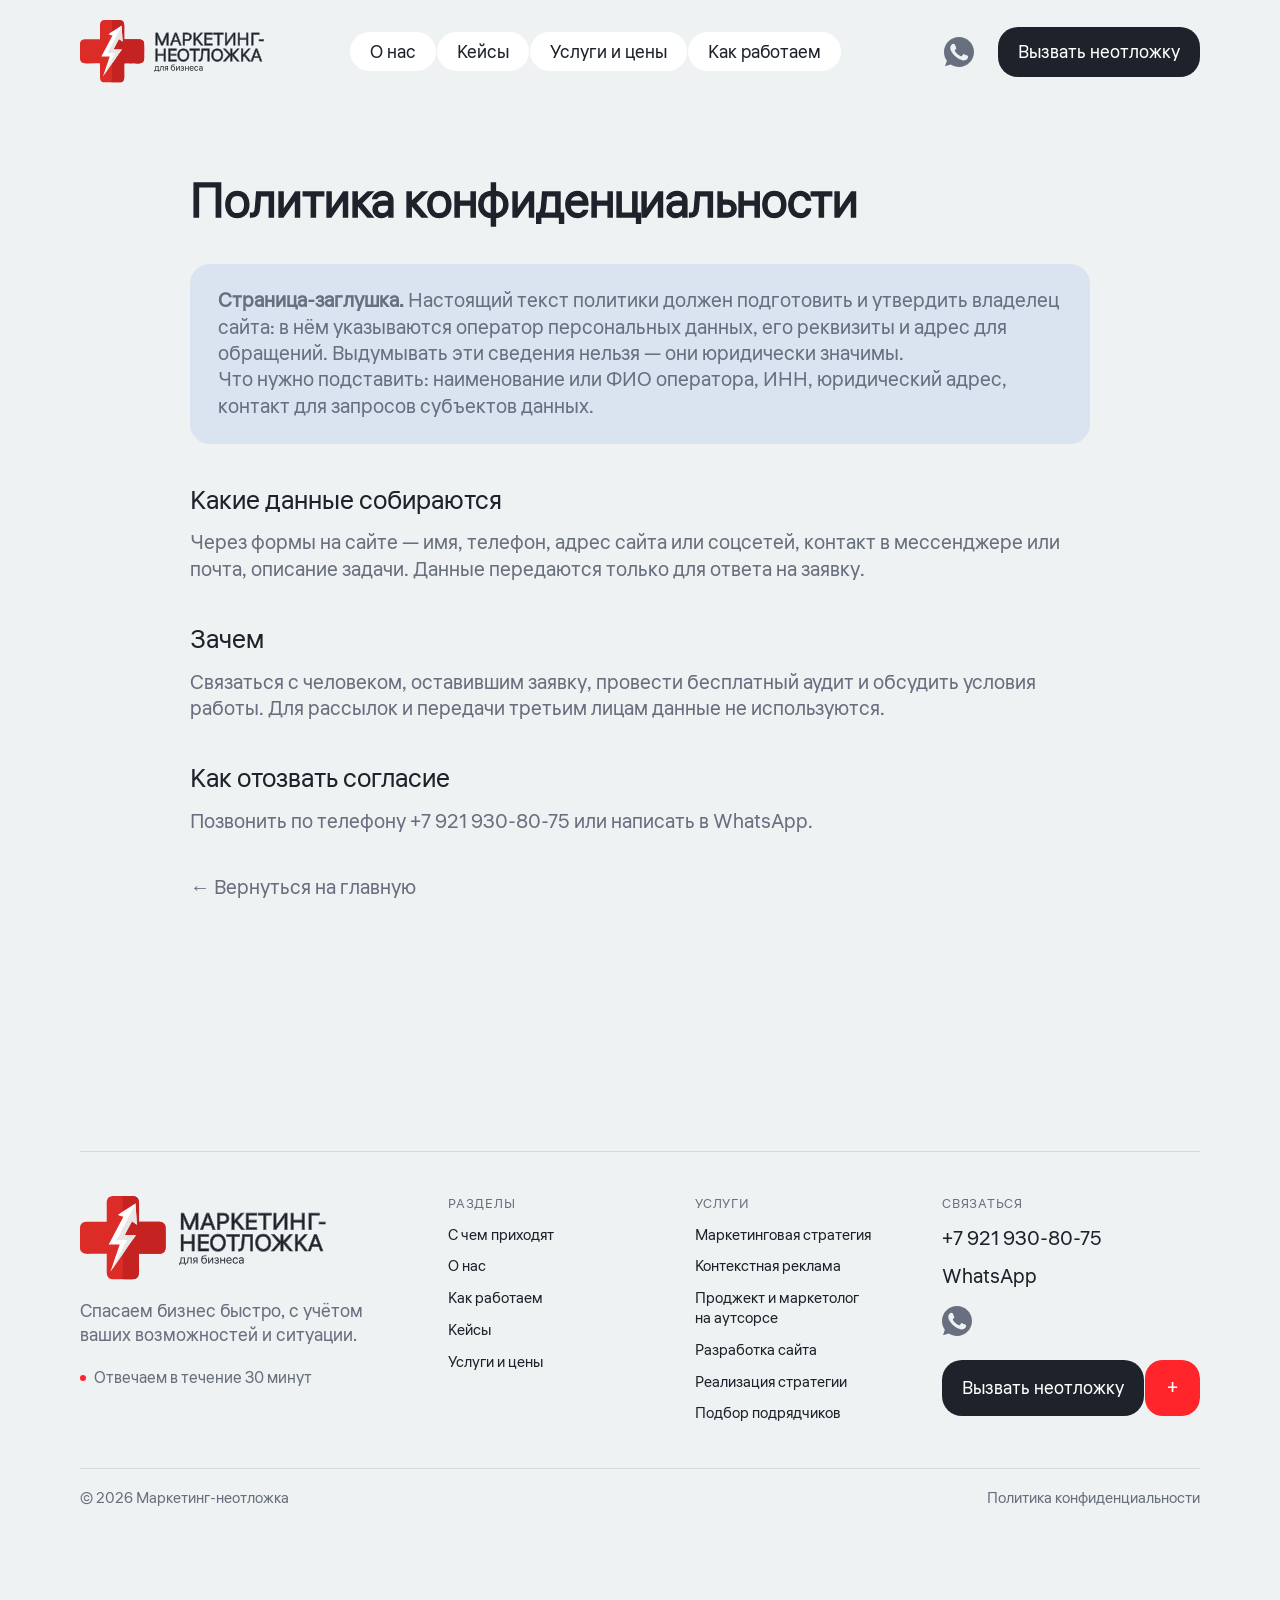
<file: privacy.html>
<!DOCTYPE html>
<html lang="ru">
<head>
<meta charset="utf-8">
<meta name="viewport" content="width=device-width, initial-scale=1">
<title>Политика конфиденциальности — Маркетинг-неотложка</title>
<meta name="robots" content="noindex">
<link rel="icon" href="img/favicon.svg" type="image/svg+xml">
<link rel="preload" as="font" type="font/woff2" href="fonts/liter-400-cyrillic.woff2" crossorigin>
<link rel="stylesheet" href="fonts.css">
<link rel="stylesheet" href="styles.css?v=3">
<style>
  /* Страница документа: одна узкая колонка с текстом, шапка и подвал общие */
  .doc{max-width:900px;margin:0 auto;padding:80px 0 120px;}
  .doc h1{margin:0 0 40px;font-weight:400;}
  .doc h2{margin:40px 0 12px;font-size:26px;font-weight:400;}
  .doc p{color:var(--text-2);}
  .todo{padding:24px 28px;border-radius:20px;background:var(--surface-pale);color:var(--ink);}
  @media (max-width:767px){.doc{padding:40px 0 64px;}.doc h2{font-size:22px;}}
</style>
</head>
<body id="top">
<header class="header">
  <div class="wrap header__inner">
    <a class="logo" href="index.html#top"><img src="img/logo-full.svg" alt="Маркетинг-неотложка для бизнеса"></a>

    <nav class="header__nav">
      <a class="pill pill--white" href="index.html#o-nas">О нас</a>
      <a class="pill pill--white" href="index.html#keysy">Кейсы</a>
      <a class="pill pill--white" href="index.html#uslugi">Услуги и цены</a>
      <a class="pill pill--white" href="index.html#etapy">Как работаем</a>
    </nav>

    <div class="header__right">
      <span class="socials">
        <!-- MAX: ссылки пока нет. Telegram нужен @-адрес, MAX — ссылка на профиль из приложения (max.ru/u/...). -->
        <!-- Telegram: ссылки пока нет. Telegram нужен @-адрес, MAX — ссылка на профиль из приложения (max.ru/u/...). -->
        <a href="https://wa.me/79219308075" target="_blank" rel="noopener" aria-label="WhatsApp"><img src="img/social-wa.svg" alt=""></a>
      </span>
      <button class="btn btn--dark btn--sm" data-modal-open="audit">Вызвать неотложку</button>
      <button class="burger" aria-label="Меню" data-menu-open><span></span><span></span></button>
    </div>
  </div>
</header>
<main class="wrap">
  <div class="doc">
    <h1 class="h2">Политика конфиденциальности</h1>
    <div class="todo">
      <p><b>Страница-заглушка.</b> Настоящий текст политики должен подготовить и утвердить
      владелец сайта: в нём указываются оператор персональных данных, его реквизиты и
      адрес для обращений. Выдумывать эти сведения нельзя — они юридически значимы.</p>
      <p>Что нужно подставить: наименование или ФИО оператора, ИНН, юридический адрес,
      контакт для запросов субъектов данных.</p>
    </div>
    <h2>Какие данные собираются</h2>
    <p>Через формы на сайте — имя, телефон, адрес сайта или соцсетей, контакт в мессенджере
    или почта, описание задачи. Данные передаются только для ответа на заявку.</p>
    <h2>Зачем</h2>
    <p>Связаться с человеком, оставившим заявку, провести бесплатный аудит и обсудить
    условия работы. Для рассылок и передачи третьим лицам данные не используются.</p>
    <h2>Как отозвать согласие</h2>
    <p>Позвонить по телефону <a href="tel:+79219308075">+7 921 930-80-75</a> или написать в <a href="https://wa.me/79219308075" target="_blank" rel="noopener">WhatsApp</a>.</p>
    <p style="margin-top:40px"><a href="index.html">← Вернуться на главную</a></p>
  </div>
</main>
<footer class="footer">
  <div class="wrap">
    <hr class="rule">
    <div class="footer__inner">
      <div class="footer__brand">
        <a class="logo" href="index.html#top"><img src="img/logo-full.svg" alt="Маркетинг-неотложка для бизнеса"></a>
        <p class="base muted">Спасаем бизнес быстро, с учётом ваших возможностей и ситуации.</p>
        <span class="dot small">Отвечаем в течение 30 минут</span>
      </div>

      <nav class="footer__col">
        <span class="caps caps--14 muted">РАЗДЕЛЫ</span>
        <a class="caption" href="index.html#simptomy">С чем приходят</a>
        <a class="caption" href="index.html#o-nas">О нас</a>
        <a class="caption" href="index.html#etapy">Как работаем</a>
        <a class="caption" href="index.html#keysy">Кейсы</a>
        <a class="caption" href="index.html#uslugi">Услуги и цены</a>
      </nav>

      <nav class="footer__col">
        <span class="caps caps--14 muted">УСЛУГИ</span>
        <a class="caption" href="index.html#uslugi" data-tab-link="u1">Маркетинговая стратегия</a>
        <a class="caption" href="index.html#uslugi" data-tab-link="u4">Контекстная реклама</a>
        <a class="caption" href="index.html#uslugi" data-tab-link="u5">Проджект и маркетолог на аутсорсе</a>
        <a class="caption" href="index.html#uslugi" data-tab-link="u3">Разработка сайта</a>
        <a class="caption" href="index.html#uslugi" data-tab-link="u2">Реализация стратегии</a>
        <a class="caption" href="index.html#uslugi" data-tab-link="u6">Подбор подрядчиков</a>
      </nav>

      <div class="footer__col">
        <span class="caps caps--14 muted">СВЯЗАТЬСЯ</span>
        <a class="big" href="tel:+79219308075">+7 921 930-80-75</a>
        <a class="big" href="https://wa.me/79219308075" target="_blank" rel="noopener">WhatsApp</a>
        <span class="socials">
          <!-- MAX: ссылки пока нет. Telegram нужен @-адрес, MAX — ссылка на профиль из приложения (max.ru/u/...). -->
          <!-- Telegram: ссылки пока нет. Telegram нужен @-адрес, MAX — ссылка на профиль из приложения (max.ru/u/...). -->
          <a href="https://wa.me/79219308075" target="_blank" rel="noopener" aria-label="WhatsApp"><img src="img/social-wa.svg" alt=""></a>
        </span>
        <span class="call footer__cta" data-modal-open="audit" role="button" tabindex="0">
          <span class="call__main">Вызвать неотложку</span><span class="call__sign">+</span>
        </span>
      </div>
    </div>
    <hr class="rule">
    <div class="footer__bottom">
      <span class="caption muted">© 2026 Маркетинг-неотложка</span>
      <a class="caption muted" href="privacy.html">Политика конфиденциальности</a>
    </div>
  </div>
</footer>
<div class="menu" data-menu hidden>
  <div class="menu__head">
    <a class="logo" href="index.html#top"><img src="img/logo-full-light.svg" alt="Маркетинг-неотложка"></a>
    <button class="menu__close" data-menu-close aria-label="Закрыть"><span>×</span></button>
  </div>
  <nav class="menu__nav">
    <a href="index.html#simptomy" data-menu-close>С чем приходят</a>
    <a href="index.html#o-nas" data-menu-close>О нас</a>
    <a href="index.html#etapy" data-menu-close>Как работаем</a>
    <a href="index.html#keysy" data-menu-close>Кейсы</a>
    <a href="index.html#uslugi" data-menu-close>Услуги и цены</a>
    <a href="index.html#audit" data-menu-close>Бесплатный аудит</a>
  </nav>
  <div class="menu__foot">
    <a class="menu__phone" href="tel:+79219308075">+7 921 930-80-75</a>
    <a class="menu__tg" href="https://wa.me/79219308075" target="_blank" rel="noopener">WhatsApp</a>
    <span class="call call--wide call--light" data-modal-open="audit" role="button" tabindex="0">
      <span class="call__main">Вызвать неотложку</span><span class="call__sign">+</span>
    </span>
  </div>
</div>
<div class="overlay" data-overlay hidden>
  <div class="overlay__scrim" data-close></div>
  <div class="modal modal--form" data-modal="audit">
    <button class="modal__close" data-close aria-label="Закрыть"><span>×</span></button>
    <span class="caps caps--16 muted">ЗАЯВКА НА АУДИТ</span>
    <h3 class="h5">Разберём вашу ситуацию за 30 минут</h3>
    <form class="form" data-form="audit">
      <div class="form__row">
        <input class="field" type="text" name="name" placeholder="Имя">
        <input class="field" type="tel" name="phone" placeholder="Телефон*" required>
      </div>
      <input class="field" type="text" name="site" placeholder="Ссылка на сайт/соц.сети (если есть)">
      <label class="check">
        <input type="checkbox" data-consent><span class="check__box"></span>
        <span class="check__text micro">Даю согласие на обработку персональных данных и принимаю <a href="privacy.html">политику конфиденциальности</a></span>
          <span class="check__err micro" hidden>Без согласия заявку отправить нельзя</span>
      </label>
      <button class="btn btn--accent btn--wide" type="submit">Записаться на аудит</button>
      <p class="small muted">Больше ничего не нужно — остальное спросим на встрече</p>
    </form>
  </div>
  <div class="modal modal--form" data-modal="otpravleno">
    <button class="modal__close" data-close aria-label="Закрыть"><span>×</span></button>
    <span class="caps caps--12 muted">ЗАЯВКА ПРИНЯТА</span>
    <h3 class="h5">Спасибо! Ответим в течение тридцати минут</h3>
    <p class="caption muted">Напишем в мессенджер или позвоним — как вам удобнее. Если сейчас нерабочее время, ответим утром.</p>
    <button class="btn btn--white btn--wide" data-close>Закрыть</button>
  </div>
</div>
<script src="script.js?v=4"></script>
</body>
</html>
</file>
<file: fonts.css>
/* Шрифты лежат рядом с сайтом, а не тянутся со сторонних серверов:
   так первая загрузка не зависит от доступности Google Fonts.
   Взяты только кириллица и латиница — греческий и вьетнамский не нужны. */

@font-face{
  font-family:'Liter';
  font-style:normal;
  font-weight:400;
  font-display:swap;
  src:url('fonts/liter-400-cyrillic.woff2') format('woff2');
  unicode-range:U+0301, U+0400-045F, U+0490-0491, U+04B0-04B1, U+2116;
}

@font-face{
  font-family:'Liter';
  font-style:normal;
  font-weight:400;
  font-display:swap;
  src:url('fonts/liter-400-latin.woff2') format('woff2');
  unicode-range:U+0000-00FF, U+0131, U+0152-0153, U+02BB-02BC, U+02C6, U+02DA, U+02DC, U+0304, U+0308, U+0329, U+2000-206F, U+20AC, U+2122, U+2191, U+2193, U+2212, U+2215, U+FEFF, U+FFFD;
}

@font-face{
  font-family:'Inter';
  font-style:normal;
  font-weight:600;
  font-display:swap;
  src:url('fonts/inter-600-cyrillic.woff2') format('woff2');
  unicode-range:U+0301, U+0400-045F, U+0490-0491, U+04B0-04B1, U+2116;
}

@font-face{
  font-family:'Inter';
  font-style:normal;
  font-weight:600;
  font-display:swap;
  src:url('fonts/inter-600-latin.woff2') format('woff2');
  unicode-range:U+0000-00FF, U+0131, U+0152-0153, U+02BB-02BC, U+02C6, U+02DA, U+02DC, U+0304, U+0308, U+0329, U+2000-206F, U+20AC, U+2122, U+2191, U+2193, U+2212, U+2215, U+FEFF, U+FFFD;
}

@font-face{
  font-family:'Inter';
  font-style:normal;
  font-weight:900;
  font-display:swap;
  src:url('fonts/inter-900-cyrillic.woff2') format('woff2');
  unicode-range:U+0301, U+0400-045F, U+0490-0491, U+04B0-04B1, U+2116;
}

@font-face{
  font-family:'Inter';
  font-style:normal;
  font-weight:900;
  font-display:swap;
  src:url('fonts/inter-900-latin.woff2') format('woff2');
  unicode-range:U+0000-00FF, U+0131, U+0152-0153, U+02BB-02BC, U+02C6, U+02DA, U+02DC, U+0304, U+0308, U+0329, U+2000-206F, U+20AC, U+2122, U+2191, U+2193, U+2212, U+2215, U+FEFF, U+FFFD;
}
</file>
<file: styles.css>
/* ==========================================================================
   Маркетинг-неотложка — стили лендинга.
   Числа взяты из макета: кегли и интерлиньяж из ds/foundation.md,
   ширины колонок и отступы — из геометрии секций Figma.
   Шрифт НЕ резиновый: на десктопе кегли фиксированные, как в макете,
   мобильная и планшетная шкалы — отдельными блоками внизу.
   ========================================================================== */

:root{
  /* Направляющая правой колонки: доля из макета, но не уже, чем лист
     приёма 677 плюс межколонник 60 — иначе на средних экранах текст
     прилипал к листу вплотную. */
  --guide:max(59.77%, 737px);
  --ink:#1E232B;
  --ink-up:#2B3039;
  --ink-up-2:#333944;
  --text-2:#68707F;
  --text-dark-bg:#F4F4F4;
  --line-dark:#575C66;
  --accent:#FF252B;
  --surface:#EFF2F3;
  --surface-pale:#DAE4F0;
  --white:#FFFFFF;

  /* Запасная гарнитура обязана быть гротеском: у Liter нет знака рубля, и
     со старым запасным Georgia символ ₽ в ценах выходил антиквой. */
  --font:'Liter','Helvetica Neue',Arial,sans-serif;
  --font-num:'Inter',system-ui,sans-serif;

  --r-20:20px; --r-18:18px; --r-16:16px; --r-13:13px; --r-10:10px; --r-8:8px; --r-3:3px;
  --gutter:80px;
  --section-y:160px;

  --line:rgba(30,35,43,.12);
}

*,*::before,*::after{box-sizing:border-box;}
html{scroll-behavior:smooth;scroll-padding-top:120px;}
body{
  margin:0;background:var(--surface);color:var(--ink);
  font-family:var(--font);font-size:20px;line-height:1.32;
  -webkit-font-smoothing:antialiased;
}
img{max-width:100%;display:block;}
button{font:inherit;color:inherit;background:none;border:0;cursor:pointer;}
a{color:inherit;text-decoration:none;}
ul,ol{margin:0;padding:0;list-style:none;}
p{margin:0;}
input{font:inherit;}
hr.rule{height:0;margin:0;border:0;border-top:1px solid var(--line);}
.section--dark hr.rule{border-color:var(--line-dark);}

/* ---------- типографика ----------
   Размеры вынесены в переменные: на планшете и телефоне шкала сдвигается
   целиком, а не по одному классу — иначе соседние тексты разъезжаются. */
:root{
  --t-h1:80px; --t-h2:60px; --t-h3:48px; --t-h4:40px; --t-h5:32px;
  --t-lead:26px; --t-big:24px; --t-base:20px; --t-small:18px;
  --t-caption:16px; --t-micro:14px;
  --t-caps16:16px; --t-caps14:14px; --t-caps12:12px;
  --t-num-xl:80px; --t-num-l:64px; --t-num-m:40px; --t-num-outline:200px;
}
.h1,.h2,.h3,.h4,.h5{margin:0;font-weight:400;}
.h1{font-size:var(--t-h1);line-height:.9;letter-spacing:0;}
.h2{font-size:var(--t-h2);line-height:.9;letter-spacing:-.02em;}
/* Ручной перенос в заголовке. Не <br>: спрятать его на мобильной через
   display:none — значит склеить слова без пробела («С чем к намприходят»).
   Блочный span переносит строку на десктопе и на мобильной снова становится
   строчным, а пробел между словами есть в разметке и никуда не девается. */
.h2 .brk{display:block;}
/* У Liter нет Medium. В макете вес имитирован обводкой 0,7 снаружи;
   CSS рисует обводку по центру контура — отсюда 1,4: наружу уходит ровно
   0,7, внутренняя половина ложится на саму букву. Только H1 и H2.
   paint-order:stroke fill убран намеренно: он кладёт заливку ПОВЕРХ обводки,
   и на стыке двух слоёв остаётся видимый светлый контур. В порядке по
   умолчанию обводка накрывает край заливки, шва нет, а толщина та же. */
.h1,.h2{-webkit-text-stroke:1.4px currentColor;}
.h3{font-size:var(--t-h3);line-height:.9;letter-spacing:-.02em;}
.h4{font-size:var(--t-h4);line-height:.9;}
.h5{font-size:var(--t-h5);line-height:1;letter-spacing:-.02em;}
.lead{font-size:var(--t-lead);line-height:1;letter-spacing:-.02em;}
.big{font-size:var(--t-big);line-height:1.32;}
.base{font-size:var(--t-base);line-height:1.32;}
.small{font-size:var(--t-small);line-height:1.32;}
.caption{font-size:var(--t-caption);line-height:1.32;}
.micro{font-size:var(--t-micro);line-height:1.2;}
/* Капс-стили несут ТОЛЬКО разрядку. Регистр набирается в тексте —
   в макете «документ · разово» набрано строчными, и переводить его
   в верхний регистр нельзя. */
.caps{letter-spacing:.06em;}
.caps--16{font-size:var(--t-caps16);line-height:1.32;letter-spacing:.04em;}
.caps--14{font-size:var(--t-caps14);line-height:1.32;}
.caps--12{font-size:var(--t-caps12);line-height:1.32;}
.muted{color:var(--text-2);}
.accent{color:var(--accent);}
.section--dark .muted{color:#9AA1AE;}

/* ---------- контейнер и секции ---------- */
.wrap{width:100%;max-width:1920px;margin:0 auto;padding:0 var(--gutter);}
.section{padding:var(--section-y) 0;}
.section--pale{background:var(--surface-pale);}
.section--dark{background:var(--ink);color:var(--text-dark-bg);}

.head{display:flex;flex-direction:column;align-items:flex-start;gap:28px;margin-bottom:84px;}
.head--tight{gap:20px;margin-bottom:64px;}
.head .h2{margin-top:-4px;}

/* ==========================================================================
   Компоненты
   ========================================================================== */

/* ui / кнопка */
.btn{
  display:inline-flex;align-items:center;justify-content:center;
  height:64px;padding:0 24px;border-radius:var(--r-20);
  font-size:var(--t-big);line-height:1;
  transition:background .15s ease,color .15s ease,border-color .15s ease;
}
.btn--dark{background:var(--ink);color:var(--white);}
.btn--dark:hover{background:var(--ink-up-2);}
.btn--white{background:var(--white);color:var(--ink);}
.btn--white:hover{background:var(--surface-pale);}
.btn--accent{background:var(--accent);color:var(--white);}
.btn--accent:hover{filter:brightness(1.08);}
.btn--outline{border:1px solid var(--ink);color:var(--ink);}
.btn--outline:hover{background:var(--ink);color:var(--white);}
.btn--wide{width:100%;}
.btn--sm{height:50px;font-size:var(--t-base);padding:0 20px;}

/* ui / кнопка-вызов — тёмная кнопка и отдельный красный квадрат, зазор 1px */
.call{display:inline-flex;align-items:center;gap:0;cursor:pointer;user-select:none;}
.call__main{
  display:inline-flex;align-items:center;height:64px;padding:0 24px;
  border-radius:var(--r-20);background:var(--ink);color:var(--white);
  font-size:var(--t-big);line-height:1;transition:background .15s ease;
}
.call__sign{
  flex:0 0 auto;align-self:center;
  display:inline-flex;align-items:center;justify-content:center;
  width:56px;height:56px;border-radius:var(--r-18);
  background:var(--accent);color:var(--white);font-size:var(--t-big);line-height:1;
  border-left:1px solid transparent;background-clip:padding-box;
  transition:height .18s ease,border-radius .18s ease,background-clip 0s;
}
/* При наведении красный квадрат дорастает до высоты тёмной части, зазор
   закрывается и две плашки читаются как одна кнопка с красным торцом.
   Скруглениями управляем с двух сторон сразу, иначе в месте стыка
   остаётся светлый клин. */
.call:hover .call__main{
  background:var(--ink-up-2);
  border-top-right-radius:0;border-bottom-right-radius:0;
}
.call:hover .call__sign{
  /* Не 64 жёстко: в подвале и в меню кнопка 56, и плашка вылезала за неё.
     stretch растягивает плашку ровно по высоте своей кнопки. */
  align-self:stretch;height:auto;background-clip:border-box;
  border-top-left-radius:0;border-bottom-left-radius:0;
  border-top-right-radius:var(--r-20);border-bottom-right-radius:var(--r-20);
}
.call__main{transition:background .15s ease,border-radius .18s ease;}
.call--wide{width:100%;}
.call--wide .call__main{flex:1;justify-content:space-between;}

/* кнопка-стрелка */
.arrowbtn{
  display:inline-flex;align-items:center;justify-content:center;
  width:50px;height:50px;border-radius:var(--r-20);background:var(--ink);
  transition:background .15s ease;
}
.arrowbtn:hover{background:var(--ink-up-2);}
.iconbtn{
  display:inline-flex;align-items:center;justify-content:center;
  width:50px;height:50px;border-radius:var(--r-20);
  background:var(--ink-up);color:var(--text-dark-bg);font-size:20px;line-height:1;
  transition:background .15s ease;
}
.iconbtn:hover{background:var(--ink-up-2);}

/* ui / pill */
.pill{
  display:inline-flex;align-items:center;gap:8px;height:39px;padding:0 20px;
  border-radius:var(--r-20);font-size:16px;line-height:1;white-space:nowrap;
}
.pill--white{background:var(--white);color:var(--ink);}
.pill--pale{background:var(--surface-pale);color:var(--ink);}
.pill--dark{background:var(--ink);color:var(--white);}
.pill--raised{background:var(--ink-up);color:var(--text-dark-bg);}
.pill--accent{background:var(--accent);color:var(--white);}
.pills{display:flex;flex-wrap:wrap;gap:10px;}

/* ui / тег */
.tag{
  display:inline-flex;align-items:center;height:32px;padding:0 14px;
  border-radius:var(--r-10);background:var(--surface-pale);color:var(--text-2);
  font-size:14px;line-height:1;white-space:nowrap;font-style:normal;
}

/* ui / маркер */
.marker{
  flex:0 0 auto;display:inline-flex;align-items:center;justify-content:center;
  width:26px;height:26px;border-radius:var(--r-8);
  background:var(--accent);color:var(--white);font-style:normal;font-size:18px;line-height:1;
}
.marker--x{background:var(--surface-pale);color:var(--text-2);}
.section--dark .marker--x,.modal .marker--x{background:var(--ink-up-2);color:var(--text-dark-bg);}

/* ui / поле */
.field{
  width:100%;height:68px;padding:0 28px;border:0;border-radius:var(--r-20);
  background:var(--ink-up-2);color:var(--white);font-size:20px;
  transition:background .15s ease;
}
.field::placeholder{color:#8A91A0;}
.field:focus{background:#3B4250;}

/* ui / чекбокс */
.check{display:flex;align-items:flex-start;gap:12px;cursor:pointer;}
/* Поле нельзя схлопывать в ноль: браузер не покажет подсказку
   «заполните это поле» у элемента нулевого размера. */
.check input{position:absolute;opacity:0;width:20px;height:20px;margin:2px 0 0;}
.check__box{
  flex:0 0 auto;width:20px;height:20px;margin-top:2px;
  border:1.4px solid currentColor;border-radius:var(--r-3);position:relative;
}
.check input:checked + .check__box::after{content:'';position:absolute;inset:3px;border-radius:1px;background:var(--accent);}
.check__text{color:var(--text-2);}
.check.is-error .check__box{border-color:var(--accent);}
.check.is-error .check__text{color:var(--accent);}
/* Браузер проверяет поля по порядку и до галочки доходит последним, так что
   своё сообщение нужнее системного — иначе кажется, что согласие не обязательно */
.check__err{display:block;width:100%;margin-top:6px;color:var(--accent);}
.check__err[hidden]{display:none;}
.check__text a{text-decoration:underline;}

/* списки с маркерами */
.checklist{display:flex;flex-direction:column;}
.checklist li{display:flex;align-items:center;gap:14px;padding:14px 0;border-bottom:1px dashed rgba(30,35,43,.22);}
.checklist li:last-child{border-bottom:0;}
.section--dark .checklist li{border-bottom-color:var(--line-dark);}
.case-main__body .rule + .rule,.case-main__body .stats + .rule{border-top-style:dashed;}
.dlist{display:flex;flex-direction:column;gap:12px;margin-top:16px;}
.dlist li{display:flex;align-items:flex-start;gap:14px;}

/* показатель */
.stats{display:flex;flex-wrap:wrap;gap:48px;}
.stat{display:flex;flex-direction:column;gap:6px;}
.stat__num{font-family:var(--font-num);font-weight:600;font-size:var(--t-num-xl);line-height:.88;letter-spacing:-.03em;}
.stat__num.is-text{font-family:var(--font);font-weight:400;font-size:28px;line-height:1;letter-spacing:-.02em;}
.stat__cap{font-size:var(--t-small);line-height:1.2;color:var(--text-2);}
.section--dark .stat__cap,.modal .stat__cap{color:#9AA1AE;}

/* иконки соцсетей */
.socials{display:inline-flex;align-items:center;gap:14px;}
.socials img{height:30px;width:auto;}
.socials a{display:inline-flex;align-items:center;}

/* ==========================================================================
   Шапка
   ========================================================================== */
.header{position:sticky;top:0;z-index:40;background:var(--surface);transition:background .2s ease,box-shadow .2s ease;}
.header.is-scrolled{box-shadow:0 1px 0 var(--line);}
.header__inner{display:flex;align-items:center;gap:24px;padding-top:20px;padding-bottom:18px;}
.logo img{height:63px;width:auto;}
/* В макете (узел 94:546) пункты стоят на 612…1137 при логотипе 79…269 и
   правом блоке 1480…1841 — то есть ровно посередине между ними, по 343 с
   каждой стороны. margin-left:auto прижимал их вправо: было 904…1427. */
.header__nav{display:flex;gap:1px;margin:0 auto;}
.header__nav .pill{font-size:var(--t-base);transition:background .15s ease;}
.header__nav .pill:hover{background:var(--surface-pale);}
.header__right{display:flex;align-items:center;gap:24px;margin-left:24px;}
.burger{display:none;width:50px;height:50px;border-radius:var(--r-13);background:var(--ink);flex-direction:column;align-items:center;justify-content:center;gap:5px;}
.burger span{display:block;width:20px;height:1.5px;background:var(--white);}

/* ==========================================================================
   01. Первый экран
   ========================================================================== */
.hero{padding-top:var(--section-y);overflow:hidden;}
/* Ряд первого экрана в макете (узел 210:237) шириной 1562, а не во все 1760:
   справа остаётся 198. Без этого список «что сделаем» уезжал на целую
   колонку вправо — стоял на 1269 вместо 1137 и тянулся до правого поля. */
/* Левая кромка списка совпадает с правой колонкой следующей секции:
   левая колонка 1052 из 1760, список начинается на 1132 — та же доля, что у правой колонки секции симптомов. */
.hero__top{display:grid;grid-template-columns:var(--guide) minmax(0,1fr);gap:0;align-items:start;}
.hero__col{display:flex;flex-direction:column;align-items:flex-start;gap:46px;}
.hero__lead{margin:0;}
.hero__actions{display:flex;flex-wrap:wrap;gap:10px;}
.hero__list{display:flex;flex-direction:column;width:505px;max-width:100%;}
/* Числа из макета (узел 140:35): пункт — горизонтальный ряд с выравниванием
   по верху, промежуток 12, поля 8 сверху и снизу, разделитель пунктирный
   со штрихом 2 и пробелом 4. Маркер 26, текст 20/132%. */
.hero__list li{display:flex;align-items:flex-start;gap:12px;padding:8px 0;
  border-bottom:1px dashed rgba(30,35,43,.22);}
.hero__list li:last-child{border-bottom:0;}
.hero__list span{font-size:var(--t-base);line-height:1.32;}
/* у картинки сверху пустое поле — обрезаем его окном, а не перекодированием файла */
.hero__image{position:relative;width:100%;}
.hero__image picture{display:block;}
.hero__image img{display:block;width:100%;height:auto;}

/* ==========================================================================
   02. С чем приходят
   ========================================================================== */
.symptoms{
  display:grid;grid-template-columns:var(--guide) minmax(0,1fr);
  gap:0;margin:0;align-items:start;
}
.symptoms .sheet{width:677px;max-width:100%;}
.sheet{position:relative;background:var(--white);border-radius:var(--r-20);padding:32px 40px 28px;overflow:hidden;}
.sheet::before{content:'';position:absolute;left:0;right:0;top:0;height:5px;background:var(--accent);}
.sheet__head{display:flex;justify-content:space-between;gap:24px;padding:8px 0 24px;border-bottom:1px solid var(--line);}
.exam{display:flex;align-items:center;gap:14px;padding:16px 0;border-bottom:1px dashed rgba(30,35,43,.22);cursor:pointer;}
.sheet__list>li:last-child .exam{border-bottom:0;}
.exam input{position:absolute;opacity:0;width:20px;height:20px;margin:0;}
.exam:hover .exam__box{border-color:var(--accent);}
.exam input:checked ~ .exam__box{border-color:var(--accent);background:var(--accent);}
.exam input:checked ~ .exam__box::after{content:"";position:absolute;inset:0;background:url("data:image/svg+xml,%3Csvg xmlns=%27http://www.w3.org/2000/svg%27 viewBox=%270 0 20 20%27%3E%3Cpath d=%27M5 10.5l3.2 3.2L15 7%27 fill=%27none%27 stroke=%27%23fff%27 stroke-width=%272%27 stroke-linecap=%27round%27 stroke-linejoin=%27round%27/%3E%3C/svg%3E") center/contain no-repeat;}
/* Отмеченный пункт должен становиться заметнее, а не бледнее: галочка тут
   значит «да, это про меня». Поэтому строка подсвечивается, текст остаётся
   тёмным, а метка ОСТРО/ХРОНИЧЕСКИ краснеет. Решение дизайнера 2026-10-05. */
.exam input:checked ~ .exam__text{color:var(--ink);}
.exam:has(input:checked){background:var(--surface);border-radius:var(--r-10);
  margin-left:-12px;margin-right:-12px;padding-left:12px;padding-right:12px;
  border-bottom-color:transparent;}
.exam:has(input:checked) .exam__label{color:var(--accent);}
.exam__box{position:relative;flex:0 0 auto;width:20px;height:20px;border:1.4px solid var(--ink);border-radius:var(--r-3);transition:background .12s ease,border-color .12s ease;}
.exam__text{flex:1;font-size:var(--t-base);line-height:1.3;}
.exam__label{flex:0 0 auto;font-size:var(--t-caps14);letter-spacing:.06em;color:var(--accent);}
.exam__label--chronic{color:var(--text-2);}
.sheet__foot{display:flex;justify-content:space-between;align-items:flex-end;gap:24px;padding-top:28px;}
.sheet__diag{display:flex;flex-direction:column;gap:8px;}
.sheet__sign{display:flex;flex-direction:column;align-items:flex-end;gap:4px;}
.sheet__sign img{width:180px;}

.symptoms__side{display:flex;flex-direction:column;align-items:flex-start;gap:20px;padding-top:8px;}
.symptoms__side .h2{margin:8px 0 4px;}
.legend{margin:100px 0 0;display:flex;flex-direction:column;gap:10px;}
.legend>div{display:flex;align-items:baseline;gap:12px;}
.legend dd{margin:0;}
.note{background:var(--white);border-radius:var(--r-20);padding:24px 28px;display:flex;flex-direction:column;gap:10px;}
.symptoms__side .call{margin-top:4px;}

/* ==========================================================================
   03. Кто мы
   ========================================================================== */
/* Макет: узел 192:38, секция 1920×1044.
   Текст: x 80–900 (820), y 233–804.
   Картинка team-pc.webp вырезана из макета ровно по прямоугольнику
   x 940–1840, y 40–1044 (900×1004) вместе с тенью и прозрачным полем,
   поэтому её правый край совпадает с правым полем страницы и вылезать
   ей никуда не нужно, а тень внутри файла затухает до нуля — резать нечего.
   Колонки 820 : 900 с зазором 40 — пропорция держится на любой ширине.
   Текст по центру картинки со сдвигом вверх на 23,5 px (233 вместо 256,5):
   +47 px к нижнему отступу (5.7 % от колонки 820).
   Отступы текста сверху/снизу = ¾ поля секции: на 1920 они ни на что
   не влияют (текст по центру), а когда текст выше картинки (1024–1440),
   не дают ему прилипнуть к соседним секциям. */
#o-nas{padding-top:calc(var(--section-y) * .25);padding-bottom:0;}
.kto{display:grid;grid-template-columns:minmax(0,820fr) minmax(0,900fr);column-gap:40px;align-items:center;}
.kto__text{display:flex;flex-direction:column;align-items:flex-start;gap:28px;
  margin-top:calc(var(--section-y) * .75);margin-bottom:calc(var(--section-y) * .75 + 5.7%);}
.kto__text .h2{margin:0;}
.promise{background:var(--ink);color:var(--white);border-radius:var(--r-20);padding:24px 28px;font-size:var(--t-big);line-height:1.32;}
.honest{background:var(--surface-pale);border-radius:var(--r-20);padding:24px 28px;display:flex;flex-direction:column;gap:10px;}
.kto__stage{margin:0;}
.kto__stage img{width:100%;height:auto;display:block;}

/* ==========================================================================
   04. Как устроен приём
   ========================================================================== */
.steps{display:grid;grid-template-columns:repeat(3,1fr);gap:34px;}
/* Тело прижато к верху, а не растянуто по краям: при space-between
   карточка с коротким текстом опускала его ниже соседних. Кнопки-плашки
   всё равно остаются внизу, у них margin-top:auto. */
.step{position:relative;min-height:437px;display:flex;flex-direction:column;justify-content:flex-start;
  background:var(--ink-up);border-radius:var(--r-20);overflow:hidden;}
.step__top{position:relative;height:165px;}
.step__num{
  position:absolute;left:7%;top:39px;
  font-family:var(--font-num);font-weight:900;font-size:var(--t-num-outline);line-height:.9;
  color:var(--ink-up-2);user-select:none;
}
.step__top .h4{position:absolute;left:23.8%;top:111px;color:var(--text-dark-bg);}
.step__body{flex:1;display:flex;flex-direction:column;gap:30px;padding:0 40px 40px;}
.step__body .pills{margin-top:auto;padding-top:16px;}
.step__body p{color:#9AA1AE;}
/* Второй строкой — что человек получает на выходе этапа. Светлее основного
   текста: это результат, а не описание процесса. Обёртка нужна, чтобы
   промежуток между строками был 12, а не 30 как между блоками карточки. */
.step__text{display:flex;flex-direction:column;gap:12px;}
.step__body .step__gain{color:var(--text-dark-bg);}
/* на карточке фон уже ink-up, поэтому метки поднимаем на шаг выше */
.step .pill--raised{background:var(--ink-up-2);}

/* ==========================================================================
   05. Кейсы
   ========================================================================== */
.cases__head{display:grid;grid-template-columns:1020fr 700fr;gap:40px;align-items:end;padding-bottom:14px;}
.cases__head .head{margin-bottom:0;gap:28px;}
.cases__note{max-width:700px;}

.case-main{
  display:grid;grid-template-columns:520fr 1100fr;gap:60px;
  margin-top:48px;padding:40px;border-radius:var(--r-20);background:var(--white);
  cursor:pointer;transition:transform .15s ease;
}
.case-main:hover{transform:translateY(-2px);}
.case-main__photo{position:relative;border-radius:var(--r-16);background:var(--surface-pale);min-height:534px;overflow:hidden;}
.case-main__photo img{position:absolute;inset:0;width:100%;height:100%;object-fit:cover;}
.case-main__date{position:absolute;left:20px;bottom:20px;}
.case-main__body{display:flex;flex-direction:column;align-items:flex-start;gap:24px;}
.case-main__body .h3{margin-top:-4px;}
.case-main__body .rule{width:100%;}
.case-main .call{margin-top:8px;}

.cases{display:flex;flex-direction:column;gap:10px;margin-top:48px;}
.case-row{
  display:grid;
  grid-template-columns:44px minmax(0,496fr) minmax(0,516fr) minmax(0,502fr) 50px;
  align-items:center;gap:24px;min-height:104px;padding:0 24px 0 32px;
  border-radius:var(--r-20);background:var(--white);
  cursor:pointer;transition:background .15s ease;
}
.case-row:hover{background:var(--surface-pale);}
.case-row__title{font-size:var(--t-lead);letter-spacing:-.02em;}
.case-row__tags{display:flex;gap:8px;justify-self:start;}
.case-row__res{display:flex;align-items:baseline;gap:12px;justify-content:flex-end;}
.case-row__res b{font-family:var(--font-num);font-weight:600;font-size:var(--t-num-m);line-height:.95;letter-spacing:-.03em;}
.case-row__res b.is-text{font-family:var(--font);font-weight:400;font-size:24px;letter-spacing:-.02em;}
/* У кейса 03 в слоте показателя не цифра, а фраза: в одну строку с
   подписью она не влезала и наезжала на теги. Кладём в два яруса. */
.case-row__res--text{flex-direction:column;align-items:flex-end;gap:2px;}
.case-row__tags{flex-wrap:wrap;min-width:0;}
.case-row__res em{font-style:normal;font-size:var(--t-small);color:var(--text-2);}

.podborka{
  display:flex;flex-wrap:wrap;align-items:center;justify-content:space-between;gap:40px;
  margin-top:48px;padding:18px 18px 18px 40px;border-radius:var(--r-20);background:var(--surface-pale);
}

/* ==========================================================================
   06. Услуги и цены
   ========================================================================== */
.uslugi{display:grid;grid-template-columns:560fr 1140fr;gap:60px;align-items:start;}
.uslugi__tabs{display:flex;flex-direction:column;gap:10px;}
.tab{
  display:flex;align-items:center;justify-content:space-between;gap:16px;
  min-height:72px;height:72px;padding:16px 24px;border-radius:var(--r-20);
  background:var(--white);color:var(--ink);font-size:var(--t-big);text-align:left;line-height:1.15;
  transition:background .15s ease,color .15s ease;
}
.tab:hover{background:var(--surface);}
/* Справа было 4 — красная стрелка упиралась в край плашки. Делаем поле
   равным вертикальному, чтобы кнопка стояла в одинаковом воздухе. */
.tab.is-active{background:var(--ink);color:var(--white);height:90px;min-height:90px;padding:20px 20px 20px 24px;}
.tab__sign{display:none;}
.tab.is-active .tab__sign{
  display:inline-flex;align-items:center;justify-content:center;flex:0 0 auto;
  width:56px;height:56px;border-radius:var(--r-18);background:var(--accent);
}

.panel{display:none;}
/* Панель услуги — сетка: слева текст шириной 630 как в макете, справа
   фотография. Раньше фото лежало абсолютным слоем поверх панели и на
   узких ширинах наезжало на список. Колонкой это невозможно. */
.panel.is-active{display:flex;flex-direction:column;align-items:flex-start;gap:16px;}
.panel .h3{margin-bottom:4px;}
/* Ширины из макета (узел 277:434): описание 900, список «что входит» 630
   при панели 1140. Без этого текст тянулся во всю панель и лез под фото. */
.panel .checklist{width:100%;margin-top:4px;}
.panel>p{max-width:900px;}
.price{display:flex;align-items:baseline;gap:24px;margin-top:16px;}
.price b{font-weight:400;font-size:var(--t-big);letter-spacing:-.02em;}
.price em{font-style:normal;}
.panel .btn--outline{margin-top:8px;}

/* ==========================================================================
   07. Платите за результат
   ========================================================================== */
.platite{display:grid;grid-template-columns:560fr 1140fr;gap:60px;align-items:start;}
.platite__left{display:flex;flex-direction:column;gap:24px;}
.zero{display:flex;align-items:baseline;gap:20px;}
.zero__num{white-space:nowrap;flex:0 0 auto;}
.zero>span:not(.zero__num){max-width:280px;}
.zero__num{font-family:var(--font-num);font-weight:600;font-size:var(--t-num-xl);line-height:.88;letter-spacing:-.03em;}

.questions{background:var(--white);border-radius:var(--r-20);padding:32px 40px;}
.questions ul{margin:16px 0;}
.questions li{padding:18px 0;border-bottom:1px solid var(--line);}
.questions li:last-child{border-bottom:0;}

/* ==========================================================================
   08. Бесплатный аудит
   ========================================================================== */
.audit{position:relative;overflow:hidden;}
/* Клавиатура — угол справа внизу фиксированной ширины. Лентой во всю
   ширину её сделать нельзя: картинка почти квадратная, и растянуть её
   можно только обрезав. На телефоне стоит отдельный файл 390×202. */
.audit__bg{position:absolute;right:0;bottom:0;width:640px;max-width:40%;
  pointer-events:none;display:block;}
.audit__bg img{width:100%;height:auto;display:block;}
.audit__bg img{width:100%;height:auto;display:block;}
.audit__inner{position:relative;}
.audit__cols{display:grid;grid-template-columns:560fr 741fr;gap:60px;align-items:start;max-width:1361px;}
.card-raised{background:var(--ink-up);border-radius:var(--r-20);padding:32px;}
.form{display:flex;flex-direction:column;gap:16px;align-items:stretch;}
.form__row{display:grid;grid-template-columns:1fr 1fr;gap:16px;}
.form .btn{margin-top:4px;}
.poluchite{display:flex;flex-direction:column;gap:16px;padding-top:4px;}
.poluchite .zero{margin-top:16px;}
.uskorit{display:flex;flex-direction:column;gap:16px;max-width:700px;margin-top:60px;}

/* ==========================================================================
   Подвал
   ========================================================================== */
.footer{background:var(--surface);padding:var(--section-y) 0 var(--section-y);}
/* Колонки подвала из макета (узел 158:683): 560 / 340 / 340 / 340, промежуток 60.
   Сумма долей = 1580 = ширина контента 1760 минус три промежутка по 60, поэтому
   на 1920 доли дают ровно макетные числа и правая часть начинается на 700.
   Ниже 1920 колонки ужимаются пропорционально — так же, как в остальных секциях. */
.footer__inner{display:grid;grid-template-columns:560fr 340fr 340fr 340fr;gap:60px;padding:44px 0;}
.footer__brand{display:flex;flex-direction:column;align-items:flex-start;gap:20px;}
.footer__brand .logo img{height:84px;}
.footer__brand p{max-width:420px;}
.dot{display:inline-flex;align-items:center;gap:8px;color:var(--text-2);}
.dot::before{content:'';width:6px;height:6px;border-radius:50%;background:var(--accent);}
.footer__col{display:flex;flex-direction:column;align-items:flex-start;gap:12px;}
.footer__col a{transition:color .15s ease;}
.footer__col a:hover{color:var(--accent);}
.footer__col .socials{margin-top:4px;}
.footer .call__main{height:56px;padding:0 20px;font-size:var(--t-base);white-space:nowrap;}
.footer .call__sign{width:56px;height:56px;border-radius:var(--r-18);}
.footer__cta{margin-top:12px;}
.footer__bottom{display:flex;justify-content:space-between;gap:20px;padding-top:20px;}

/* ==========================================================================
   Мобильное меню
   ========================================================================== */
.menu{position:fixed;inset:0;z-index:60;display:flex;flex-direction:column;
  background:var(--ink);color:var(--text-dark-bg);padding:30px 20px;}
.menu[hidden]{display:none;}
/* В макете меню логотип полный, а кнопка вызова 64 в высоту при квадрате
   56 — между ними виден зазор (узел 382:518). */
.menu .call__main{height:56px;}
.menu .call__sign{width:56px;height:56px;border-radius:var(--r-18);}
.menu__head{display:flex;align-items:center;justify-content:space-between;gap:16px;}
.menu__head .logo img{height:52px;width:auto;}
.menu__nav{display:flex;flex-direction:column;gap:0;margin-top:106px;}

.menu__foot{margin-top:auto;display:flex;flex-direction:column;gap:6px;padding-top:40px;}
.menu__foot .call{margin-top:38px;}



/* ==========================================================================
   Модалки
   ========================================================================== */
.overlay{position:fixed;inset:0;z-index:70;display:flex;align-items:flex-start;justify-content:center;padding:40px 20px;overflow-y:auto;}
.overlay[hidden]{display:none;}
.overlay__scrim{position:fixed;inset:0;background:rgba(30,35,43,.6);backdrop-filter:blur(16px);}
.modal{position:relative;display:none;width:100%;border-radius:var(--r-20);background:var(--ink);color:var(--text-dark-bg);padding:40px;}
.modal.is-open{display:flex;flex-direction:column;gap:24px;margin:auto;}
/* Снимки аналитики: широкая полоса во всю ширину модалки. В колонке 420
   дашборд 1867×298 превращался в нечитаемую ленту. По клику открывается
   во весь экран поверх модалки, без перехода на другую страницу. */
.shots{display:flex;flex-direction:column;gap:28px;}
.shot{margin:0;display:flex;flex-direction:column;gap:10px;}
.shot__cap{line-height:1.32;}
.shot__img{display:block;position:relative;width:100%;padding:0;border-radius:var(--r-13);
  overflow:hidden;background:var(--surface);cursor:zoom-in;}
.shot__img img{width:auto;max-width:100%;height:auto;display:block;margin:0 auto;}

/* Просмотр снимка во весь экран */
.lightbox{position:fixed;inset:0;z-index:90;display:flex;flex-direction:column;
  align-items:center;justify-content:center;gap:16px;padding:40px 20px;
  background:rgba(30,35,43,.92);backdrop-filter:blur(8px);}
.lightbox[hidden]{display:none;}
.lightbox__stage{max-width:100%;max-height:100%;overflow:auto;border-radius:var(--r-13);background:var(--white);}
.lightbox__stage img{display:block;max-width:none;}
.lightbox__close{position:absolute;top:24px;right:24px;width:56px;height:56px;
  border-radius:var(--r-20);background:var(--accent);color:var(--white);font-size:24px;
  display:inline-flex;align-items:center;justify-content:center;transition:background .15s ease;}
.lightbox__close:hover{background:var(--ink);}
.lightbox__hint{color:#9AA1AE;}

/* Уведомление про cookie. Висит внизу поверх страницы, не перекрывая
   контент целиком: одна строка текста и кнопка. Прячется навсегда
   после нажатия — выбор хранится в браузере, на сервер не уходит. */
.cookie{position:fixed;left:auto;right:var(--gutter);bottom:24px;z-index:60;
  max-width:520px;display:flex;align-items:center;gap:16px;
  padding:14px 16px;border-radius:var(--r-13);
  background:var(--white);box-shadow:0 8px 32px rgba(30,35,43,.14);}
.cookie[hidden]{display:none;}
.cookie__text{margin:0;color:var(--text-2);font-size:var(--t-micro);line-height:1.4;}
.cookie__text a{color:var(--ink);text-decoration:underline;text-underline-offset:3px;}
/* Кнопка мельче обычной: уведомление не должно спорить с кнопками страницы */
.cookie__ok{flex:0 0 auto;height:38px;padding:0 16px;font-size:var(--t-micro);border-radius:var(--r-10);}

@media (max-width:767px){
  .cookie{left:12px;right:12px;max-width:none;flex-direction:column;align-items:stretch;
    gap:12px;padding:14px;}

  .lightbox{padding:16px;}
  .lightbox__close{top:12px;right:12px;width:48px;height:48px;}
}
/* ---------- модалка кейса ----------
   В макете (узел 285:509) карточка СВЕТЛАЯ: белый фон, тёмный текст,
   красный крестик 64 в правом верхнем углу рядом с датой, заголовок 48,
   пунктирные разделители и две колонки — снимок 420 и разбор 644.
   Раньше здесь была тёмная карточка, и это было совсем не то окно. */
.modal--case{
  max-width:1200px;padding:48px;gap:28px;
  background:var(--white);color:var(--ink);
}
.modal--case .modal__head{align-items:flex-start;justify-content:space-between;gap:16px;padding-right:0;}
.modal--case .modal__head-r{display:inline-flex;align-items:center;gap:12px;}
.modal--case .modal__close{position:static;width:64px;height:64px;border-radius:var(--r-20);
  background:var(--accent);color:var(--white);font-size:24px;
  transition:background .15s ease,transform .18s ease;}
/* Поворот крестика смысла не имеет: знак симметричный, после четверти
   оборота выглядит так же. Поэтому реакция цветом — красный уходит в
   тёмный, как у контурной кнопки. */
.modal--case .modal__close:hover{background:var(--ink);transform:scale(1.04);}
.modal--case .modal__close:active{transform:scale(.98);}
.modal--case .h3{letter-spacing:-.02em;}
.rule--dotted{height:0;border:0;border-top:1px dashed rgba(30,35,43,.22);margin:0;}
.modal--case .modal__body{display:grid;grid-template-columns:420px minmax(0,1fr);gap:40px;align-items:start;}
/* У кейсов с сайтами плашки с фото нет: следом идёт тот же первый экран */
.modal--case .modal__body--wide{grid-template-columns:1fr;}
/* В сетке за горизонталь отвечает justify-self, а не align-self:
   без него плашка растягивалась во всю ширину модалки. */
.modal__tagline{justify-self:start;align-self:start;margin-bottom:4px;}
.modal--case .modal__info{display:flex;flex-direction:column;gap:20px;}
.modal--case .modal__info>div{display:flex;flex-direction:column;gap:12px;}
/* «Выписан с» в макете без тёмной плашки — обычный блок на белом */
.modal--case .modal__out{background:none;padding:0;border-radius:0;gap:12px;}
.modal--case .modal__out .stat__num{color:var(--ink);font-size:var(--t-num-m);}
.modal--case .muted{color:var(--text-2);}
/* Фотографии проектов разных пропорций: плашка принимает высоту самой
   фотографии, а не растягивает её в квадрат. Метка лежит поверх. */
/* Фотографии проектов — один формат на все кейсы: квадрат 420×420 из
   макета, кадрирование по центру. Снимки сайтов живут в своей пропорции:
   первый экран страницы нельзя обрезать до квадрата. */
.modal--case .modal__shot{position:relative;min-height:0;padding:0;overflow:hidden;aspect-ratio:1/1;}
.modal--case .modal__shot img{position:absolute;inset:0;width:100%;height:100%;object-fit:cover;object-position:center;}
.modal--case .modal__shot--site{aspect-ratio:auto;}
.modal--case .modal__shot--site img{position:static;width:100%;height:auto;object-fit:fill;}
.modal--case .modal__shot .pill{position:absolute;left:20px;top:20px;z-index:1;}
.modal--case .modal__foot{border-top:0;padding-top:0;}
.modal--case .modal__foot a{color:var(--accent);text-decoration:underline;text-underline-offset:4px;}
.modal__link{line-height:1.32;}
.modal--case .iconbtn{width:50px;height:50px;border-radius:var(--r-20);background:var(--ink);color:var(--white);}
.modal--case .iconbtn:hover{background:var(--ink-up-2);}
.modal--case .marker--x{background:var(--surface-pale);color:var(--text-2);}

.modal--form{max-width:640px;align-items:flex-start;}
.modal--form>.h5,.modal--form>.caps{padding-right:60px;}
.modal--form .form{width:100%;}
.modal__close{position:absolute;top:24px;right:24px;width:50px;height:50px;border-radius:var(--r-20);
  background:var(--ink-up);color:var(--text-dark-bg);font-size:22px;line-height:1;transition:background .15s ease;}
.modal__close:hover{background:var(--ink-up-2);}
.modal__close span{display:block;}
.modal__head{display:flex;flex-wrap:wrap;gap:8px;padding-right:60px;}
.modal__shot{display:flex;align-items:flex-start;padding:20px;min-height:260px;border-radius:var(--r-16);background:var(--surface-pale);}
.modal__cols{display:grid;grid-template-columns:1fr 1fr;gap:40px;}
.modal__out .stat__num{font-size:var(--t-num-l);}
.modal__out{display:flex;flex-direction:column;gap:16px;padding:24px;border-radius:var(--r-16);background:var(--ink-up);}
.modal__foot{display:flex;align-items:center;justify-content:space-between;gap:16px;padding-top:24px;border-top:1px solid var(--line-dark);}
.modal__foot a{text-decoration:underline;}
.pager{display:flex;align-items:center;gap:10px;}
.pager .iconbtn{width:38px;height:38px;border-radius:var(--r-13);font-size:16px;}
.modal .field{background:var(--ink-up);}
.modal .check__text{color:#9AA1AE;}

body.is-locked{overflow:hidden;}

/* Видимый фокус: без него с клавиатуры не понять, где находишься */
:focus-visible{outline:2px solid var(--accent);outline-offset:3px;border-radius:4px;}
/* У поля ввода контур нейтральный, а не акцентный: красный на поле
   читается как «вы ошиблись», хотя человек просто начал печатать.
   Красный остаётся за настоящими ошибками. */
.field:focus-visible{outline:1.5px solid rgba(255,255,255,.38);outline-offset:0;}
/* Карточка кейса принимает фокус при открытии, чтобы он не садился на крестик.
   Сама она не интерактивна — контур вокруг всей карточки только мешает. */
.modal[tabindex="-1"]:focus,.modal[tabindex="-1"]:focus-visible{outline:none;}
.check input:focus-visible + .check__box{outline:2px solid var(--accent);outline-offset:3px;}

/* ==========================================================================
   Адаптив. Макеты есть только на 1920 и 390 — промежуточное решение вёрстки,
   см. ds/CONTRACT.md.
   ========================================================================== */
/* ---------- /07 чем мы отличаемся ----------
   Сетка 3×2 по 560 с промежутком 40, как в макете (узел 463:536).
   Верхнего поля у секции нет: она продолжает «Платите за результат»,
   и между ними должен быть один отступ, а не два. */
.otlichiya{padding-top:0;}
.advs{display:grid;grid-template-columns:repeat(3,minmax(0,1fr));gap:40px;}
.adv{display:flex;flex-direction:column;gap:24px;align-items:flex-start;
  padding:40px;border-radius:var(--r-20);background:var(--white);}
.adv__icon{width:96px;height:96px;flex:0 0 auto;}
.adv__title{letter-spacing:0;}
.adv__text{margin:0;}


/* ---------- мобильное меню ----------
   Числа из макета (узел 382:518): фон ink, шапка на 30 от верха, логотип
   светлый и без подложки, крестик 44 на ink-2 с радиусом 15, пункты 22
   шагом 60 с разделителями, внизу телефон 24, телеграм 16 вторичным
   и белая кнопка вызова с красным квадратом. */
.menu__close{display:inline-flex;align-items:center;justify-content:center;
  width:44px;height:44px;border-radius:15px;background:var(--ink-up-2);
  color:var(--text-dark-bg);font-size:20px;line-height:1;flex:0 0 auto;
  transition:background .15s ease;}
.menu__close:hover{background:var(--line-dark);}
.menu__nav a{display:flex;align-items:center;height:60px;
  font-size:22px;line-height:1.1;color:var(--text-dark-bg);
  border-bottom:1px solid rgba(244,244,244,.16);}
.menu__nav a:last-child{border-bottom:0;}
.menu__phone{font-size:24px;line-height:1.1;color:var(--text-dark-bg);}
.menu__tg{font-size:16px;line-height:1.35;color:var(--text-2);}
/* В меню кнопка белая, а не тёмная — на тёмном фоне она главная */
.call--light .call__main{background:var(--white);color:var(--ink);}
.call--light:hover .call__main{background:var(--surface-pale);}
@media (max-width:1599px){
  :root{
    --gutter:80px;--section-y:130px;
    --t-h1:64px;--t-h2:48px;--t-h3:40px;--t-h4:34px;--t-h5:28px;
    --t-lead:22px;--t-big:20px;--t-base:18px;--t-small:16px;
    --t-caption:15px;--t-micro:13px;
    --t-caps16:15px;--t-caps14:13px;--t-caps12:11px;
    --t-num-xl:64px;--t-num-l:52px;--t-num-m:34px;--t-num-outline:160px;
  }
  .case-main__photo{min-height:420px;}
}

@media (max-width:1279px){
  :root{
    --gutter:40px;--section-y:104px;
    --t-h1:54px;--t-h2:40px;--t-h3:34px;--t-h4:28px;--t-h5:24px;
    --t-lead:20px;--t-big:18px;--t-base:17px;--t-small:15px;
    --t-caption:14px;--t-micro:12px;
    --t-caps16:14px;--t-caps14:12px;--t-caps12:11px;
    --t-num-xl:52px;--t-num-l:44px;--t-num-m:30px;--t-num-outline:132px;
  }
  .tab{min-height:80px;}
  .step{min-height:0;}
  .step__top{height:120px;}
  .step__top .h4{top:66px;}
  .footer__inner{grid-template-columns:1.4fr 1fr 1.3fr 1fr;gap:40px;}
}

/* планшет */

/* Аккордеон услуг на планшете и телефоне раскрывается плавно.
   display:none анимировать нельзя, поэтому панель всегда в потоке,
   а меняется её предельная высота. 1200 — с запасом под самую длинную. */
@media (max-width:1023px){
  .panel{display:flex;flex-direction:column;align-items:flex-start;gap:16px;
    max-height:0;overflow:hidden;
    transition:max-height .32s ease,padding .32s ease,margin .32s ease;}
  .panel.is-active{max-height:1200px;}
}

@media (min-width:768px) and (max-width:1023px){
  :root{--gutter:32px;--section-y:96px;}
  .wrap{max-width:704px;}
  .h1,.h2{-webkit-text-stroke:0;}
  .h2 .brk{display:inline;}
  .header__nav{display:none;}
  .header__right .btn--sm{display:none;}
  .header__right{margin-left:auto;}
  .burger{display:flex;}

  .hero__top{grid-template-columns:1fr;gap:32px;}
  .hero__list{display:grid;grid-template-columns:1fr 1fr;gap:0 32px;width:100%;}
  /* Картинка показывается целиком, во всю ширину секции, как на десктопе */
  .hero__image{margin:16px 0 0;width:100%;}
  .hero__image img{width:100%;height:auto;}

  /* Порядок как в мобильном макете: заголовок → описание → лист → врезка.
     Двухколоночный боковой блок уводил «зачем осмотр» вправо, а лист
     оказывался раньше заголовка. */
  .symptoms{display:flex;flex-direction:column;align-items:flex-start;gap:24px;margin:0;}
  .symptoms__side{display:contents;}
  .symptoms__side>.pill{order:1;}
  .symptoms__side>.h2{order:2;width:100%;}
  .symptoms__side>.lead{order:3;width:100%;}
  .sheet{order:4;width:100%;}
  .sheet .legend{width:100%;margin:16px 0 0;}
  .sheet .call{width:100%;margin-top:16px;}
  .symptoms__side>.note{order:5;width:100%;}

  /* Кто мы: одна колонка, бейджи под текстом. Картинка та же, что на
     десктопе, — у мобильной на этой ширине не хватает разрешения. */
  .kto{grid-template-columns:1fr;gap:16px;align-items:start;}
  .kto__text{margin:0;}
  #o-nas{padding-top:var(--section-y);padding-bottom:calc(var(--section-y) * .25);}
  .kto__stage{width:100%;max-width:640px;margin:0 auto;}
  /* Этапы: на этой ширине десктопные координаты номера и заголовка
     накладывались друг на друга. */
  .steps{grid-template-columns:1fr;gap:24px;}
  .step{min-height:0;}
  .step__top{height:120px;}
  .step__num{left:24px;top:16px;}
  .step__top .h4{left:96px;top:66px;}
  .step__body{padding:0 24px 24px;gap:20px;}
  .cases__head{grid-template-columns:1fr;gap:20px;align-items:start;}
  .case-main{grid-template-columns:1fr;gap:24px;}
  .case-main__photo{min-height:300px;}
  .case-row{grid-template-columns:40px minmax(0,1fr) auto;gap:16px;padding:20px 24px;}
  .case-row__tags{grid-column:2;grid-row:2;}
  .case-row__res{grid-column:2;grid-row:3;justify-content:flex-start;}
  .arrowbtn{grid-column:3;grid-row:1 / span 3;}
  /* Услуги здесь аккордеон, как в мобильном макете: две колонки вкладок
     отрывали раскрытую услугу от её названия. */
  .podborka{flex-direction:row;align-items:center;justify-content:space-between;gap:32px;}
  .podborka .call{flex:0 0 auto;width:auto;}
  .uslugi{grid-template-columns:1fr;gap:24px;}
  .uslugi__tabs{display:flex;flex-direction:column;gap:12px;}
  .tab{min-height:0;height:auto;padding:16px 20px;}
  /* На закрытых услугах нужен знак, иначе непонятно, что их открывают.
     В макете это кнопка 38 с плюсом. */
  .tab{position:relative;padding-right:72px;}
  .tab:not(.is-active)::after{content:"+";position:absolute;right:16px;top:50%;
    transform:translateY(-50%);width:38px;height:38px;border-radius:var(--r-13);
    background:var(--ink);color:var(--white);font-size:20px;line-height:38px;
    text-align:center;}
  .uslugi__tabs{gap:12px;}
  .tab.is-active{padding-right:16px;height:auto;}
  /* Раскрытая услуга — белая карточка вместе со своей строкой, как в
     мобильном макете. Раньше текст лежал прямо на фоне секции и выглядел
     как потерянный кусок. */
  .tab.is-active{background:var(--white);color:var(--ink);
    border-radius:var(--r-16) var(--r-16) 0 0;padding:20px;}
  .tab.is-active .tab__sign{background:var(--accent);}
  .panel.is-active{background:var(--white);border-radius:0 0 var(--r-16) var(--r-16);
    padding:0 20px 20px;margin-top:-12px;margin-bottom:12px;}
  .panel .checklist li{border-bottom:1px dashed rgba(30,35,43,.22);}
  .panel .checklist li:last-child{border-bottom:0;}
  .tab.is-active .tab__sign{width:44px;height:44px;border-radius:var(--r-13);}
  .btn,.call__main{height:56px;font-size:17px;}
  .call__sign{width:56px;height:56px;font-size:17px;border-radius:var(--r-18);}
  .platite{grid-template-columns:1fr;gap:32px;}
  .advs{grid-template-columns:repeat(2,minmax(0,1fr));gap:24px;}
  .adv{padding:28px;}
  .audit__cols{grid-template-columns:1fr;gap:32px;}
  .field{font-size:16px;height:60px;padding:0 20px;}
  .audit{display:flex;flex-direction:column;}
  .audit__inner{order:1;}
  .audit__bg{order:2;position:relative;right:auto;bottom:auto;
    width:100%;max-width:none;opacity:1;margin-top:40px;margin-bottom:calc(-1 * var(--section-y));}
  .audit__bg img{width:100%;height:auto;}
  .footer__inner{grid-template-columns:1fr 1fr 1fr;gap:32px;}
  .footer__brand{grid-column:1 / -1;}
  .modal__cols{grid-template-columns:1fr;gap:24px;}
  .modal--case{padding:28px;gap:20px;}
  .modal--case .modal__body{grid-template-columns:1fr;gap:24px;}
  .modal--case .modal__shot{min-height:240px;}
  .modal--case .modal__close{width:56px;height:56px;}
}

/* мобильная: собственная шкала DS/Моб */
@media (max-width:767px){
  /* Текст в кнопках по центру: у широкого варианта стоял space-between,
     и надпись прижималась к левому краю. */
  .call .call__main{justify-content:center;}
  /* Маркеры приведены к размеру плюса у закрытой услуги: на одном экране
     было три разных красных плюса — 26, 38 и 56. 56 это плашка кнопки,
     её не трогаем, а два маркера теперь одного размера. */
  .marker{width:38px;height:38px;border-radius:var(--r-13);font-size:20px;}
  /* Страницу сайта на телефоне увеличивать бессмысленно: это полотно
     в несколько тысяч пикселей, читать его всё равно нельзя */
  .shot__img[data-site-shot]{cursor:default;pointer-events:none;}
  :root{
    --gutter:20px;--section-y:80px;
    --t-h1:40px;--t-h2:32px;--t-h3:24px;--t-h4:24px;--t-h5:24px;
    --t-lead:18px;--t-big:18px;--t-base:16px;--t-small:16px;
    --t-caption:16px;--t-micro:13px;
    --t-caps16:13px;--t-caps14:11px;--t-caps12:11px;
    --t-num-xl:48px;--t-num-l:40px;--t-num-m:28px;--t-num-outline:104px;
  }
  body{font-size:16px;line-height:1.4;}
  .h1,.h2{-webkit-text-stroke:0;}
  .h1{line-height:.95;}
  .h2{line-height:1;}
  .h3{line-height:1.1;letter-spacing:-.01em;}
  .h5{line-height:1.1;}
  .lead,.big{line-height:1.35;}
  .base,.small,.caption{line-height:1.4;}
  .micro{line-height:1.35;}

  .head{gap:16px;margin-bottom:32px;}
  .header__nav,.header__right .btn--sm,.header__right .socials{display:none;}
  .header__right{margin-left:auto;gap:0;}
  .burger{display:flex;margin-left:auto;width:38px;height:38px;}
  .logo img{height:48px;}

  /* кнопки мобильной версии: 56 и 17 — см. ds/CONTRACT.md */
  .btn{height:56px;font-size:17px;padding:0 20px;}
  .btn--sm{height:48px;font-size:16px;}
  .call{width:100%;}
  .call__main{flex:1;justify-content:space-between;height:56px;font-size:17px;padding:0 20px;}
  .call__sign{width:56px;height:56px;font-size:17px;border-radius:var(--r-18);}
  .arrowbtn,.iconbtn{width:38px;height:38px;border-radius:var(--r-13);}
  .pill{height:34px;font-size:13px;padding:0 14px;}
  .tag{height:28px;font-size:12px;padding:0 10px;}

  /* Первый экран в мобильном макете белый (узел 330:314), шапка над ним
     серая — так в макете. Картинка hero-mob.webp сведена на белый. */
  .hero{padding-top:32px;background:var(--white);}
  .hero__top{grid-template-columns:1fr;gap:24px;}
  .hero__col{gap:24px;width:100%;}
  .hero__list{width:100%;}
  .hero__actions{flex-direction:column-reverse;align-items:stretch;width:100%;}
  .hero__actions .call__main{justify-content:center;}
  .hero__list span{font-size:15px;}
  /* Кадр первого экрана на телефоне — hero-mob.webp, вырез из той же
     фотографии ровно по макету (узел 340:4791: фото 999 px шириной,
     низ по низу экрана). В файле сверху ~13 px воздуха над подписями,
     поэтому до списка 37 px, а подписи начинаются через 41, как в макете.
     Картинка стоит во всю ширину и до низа секции. */
  .hero__image{margin-top:37px;}
  .hero__image img{width:100%;height:auto;}

  /* Порядок мобильного макета (узел 331:301): заголовок → список симптомов →
     легенда → кнопка. display:contents распускает боковой блок в общую колонку —
     без этого он идёт целиком перед листом и призыв виден раньше симптомов. */
  .symptoms{display:flex;flex-direction:column;align-items:flex-start;gap:16px;margin:0;}
  .symptoms__side{display:contents;}
  .symptoms__side>.pill{order:1;}
  .symptoms__side>.h2{order:2;width:100%;}
  .symptoms__side>.lead{order:3;width:100%;}
  .sheet{order:4;width:100%;margin-top:8px;}
  .sheet .legend{width:100%;margin:16px 0 0;}
  .sheet .call{width:100%;margin-top:16px;}
  .symptoms__side>.note{display:none;}
  .symptoms__side>.call{order:6;}
  .h2 .brk{display:inline;}
  .sheet{padding:20px 20px 16px;border-radius:var(--r-16);}
  .sheet__head{flex-direction:row;gap:12px;padding-bottom:16px;font-size:11px;}
  .sheet__foot{display:none;}
  /* В мобильном макете чекбокс стоит по центру пункта, а метка ОСТРО/ХРОНИЧЕСКИ
     над текстом, а не рядом с квадратиком. */
  /* В мобильном макете три пункта осмотра короче десктопных (узел 331:306).
     Хвост фразы лежит отдельным span и на узкой ширине не показывается —
     так текст остаётся одним абзацем и не дублируется в разметке. */
  .exam__text .tail{display:none;}
  .exam{display:grid;grid-template-columns:20px 1fr;column-gap:12px;row-gap:4px;align-items:center;padding:14px 0;}
  .exam__box{grid-column:1;grid-row:1 / span 2;align-self:center;}
  .exam__label{grid-column:2;grid-row:1;font-size:11px;}
  .exam__text{grid-column:2;grid-row:2;font-size:15px;}
  .symptoms__side{gap:16px;}
  .legend{margin-top:8px;}
  .note{padding:20px;border-radius:var(--r-16);}

  /* Порядок мобильного макета (узел 347:357): заголовок → бейджи → текст. */
  #o-nas{padding-top:var(--section-y);padding-bottom:var(--section-y);}
  .kto{display:flex;flex-direction:column;align-items:flex-start;gap:20px;}
  .kto__text{display:contents;}
  .kto__text>.pill{order:1;}
  .kto__text>.h2{order:2;width:100%;}
  .kto__stage{order:3;}
  .kto__text>.lead{order:4;width:100%;}
  .kto__text>p{order:5;width:100%;}
  .kto__text>.promise{order:6;width:100%;}
  .kto__text>.honest{order:7;width:100%;}
  /* Мобильная композиция (узел 359:4996): группа шире экрана и уходит
     за оба края. Режем только по горизонтали — overflow-x:clip,
     вертикаль и тени остаются целыми. */
  .kto__stage{width:117.9vw;margin-left:-14.1vw;}
  #o-nas{overflow-x:clip;}
  .promise,.honest{padding:20px;border-radius:var(--r-16);font-size:16px;}


  .steps{grid-template-columns:1fr;gap:16px;}
  .step{min-height:0;border-radius:var(--r-16);}
  .step__top{height:104px;}
  .step__num{left:20px;top:14px;}
  .step__top .h4{left:78px;top:56px;}
  .step__body{padding:0 20px 20px;gap:16px;}

  .cases__head{grid-template-columns:1fr;gap:16px;align-items:start;}
  .case-main{grid-template-columns:1fr;gap:20px;padding:20px;border-radius:var(--r-16);margin-top:24px;}
  .case-main__photo{min-height:220px;}
  .case-main__body{gap:16px;}
  .stats{gap:24px;}
  .stat__num.is-text{font-size:20px;}
  .case-row__res b.is-text{font-size:20px;}
  .case-row__res--text{align-items:flex-start;}
  .case-row{grid-template-columns:1fr auto;gap:10px;padding:20px;border-radius:var(--r-16);min-height:0;}
  .case-row__num{grid-column:1;}
  .case-row__title{grid-column:1;font-size:18px;}
  .case-row__tags{grid-column:1;flex-wrap:wrap;}
  .case-row__res{grid-column:1;justify-content:flex-start;}

  .arrowbtn{grid-column:2;grid-row:1 / span 4;align-self:center;}
  .podborka{padding:20px;border-radius:var(--r-16);gap:20px;flex-direction:column;align-items:stretch;}

  .uslugi{grid-template-columns:1fr;gap:24px;}
  .tab{min-height:0;padding:16px 20px;font-size:17px;border-radius:var(--r-16);}
  /* На закрытых услугах нужен знак, иначе непонятно, что их открывают.
     В макете это кнопка 38 с плюсом. */
  .tab{position:relative;padding-right:72px;}
  .tab:not(.is-active)::after{content:"+";position:absolute;right:16px;top:50%;
    transform:translateY(-50%);width:38px;height:38px;border-radius:var(--r-13);
    background:var(--ink);color:var(--white);font-size:20px;line-height:38px;
    text-align:center;}
  .uslugi__tabs{gap:12px;}
  .tab.is-active{padding-right:16px;}
  .tab.is-active .tab__sign{width:38px;height:38px;border-radius:var(--r-13);}
  /* Раскрытая услуга — белая карточка вместе со своей строкой, как в
     мобильном макете. Раньше текст лежал прямо на фоне секции и выглядел
     как потерянный кусок. */
  .tab.is-active{background:var(--white);color:var(--ink);
    border-radius:var(--r-16) var(--r-16) 0 0;padding:20px;}
  .tab.is-active .tab__sign{background:var(--accent);}
  .panel.is-active{background:var(--white);border-radius:0 0 var(--r-16) var(--r-16);
    padding:0 20px 20px;margin-top:-12px;margin-bottom:12px;}
  .panel .checklist li{border-bottom:1px dashed rgba(30,35,43,.22);}
  .panel .checklist li:last-child{border-bottom:0;}
  .price{flex-direction:column;align-items:flex-start;gap:6px;}


  .platite{grid-template-columns:1fr;gap:24px;}
  .zero{flex-direction:column;gap:8px;}

  .zero>span:not(.zero__num){max-width:none;}
  .questions{padding:20px;border-radius:var(--r-16);}
  .questions li{padding:12px 0;}

  .audit__cols{grid-template-columns:1fr;gap:24px;}
  .card-raised{padding:20px;border-radius:var(--r-16);}
  .form__row{grid-template-columns:1fr;}
  .field{height:60px;padding:0 20px;font-size:16px;}
  /* В мобильном макете клавиатура не фон, а полоса во всю ширину внизу
     секции — 390×202 (узел 354:426). */
  .audit{display:flex;flex-direction:column;}
  .audit__inner{order:1;}
  .audit__bg{order:2;display:block;position:relative;right:auto;bottom:auto;
    width:100%;max-width:none;height:51.8vw;object-fit:cover;object-position:center;
    margin-top:40px;margin-bottom:calc(-1 * var(--section-y));}
  .uskorit{margin-top:32px;}

/* Шесть карточек в столбик — это длинно, поэтому на телефоне они едут
     лентой вбок с прилипанием к краю. Полоса прокрутки скрыта, но сам жест
     остаётся обычным. */
  .otlichiya .wrap{padding-right:0;}
  .advs{grid-template-columns:none;grid-auto-flow:column;grid-auto-columns:82%;
    gap:12px;overflow-x:auto;scroll-snap-type:x mandatory;
    scrollbar-width:none;padding-right:var(--gutter);}
  .advs::-webkit-scrollbar{display:none;}
  .adv{scroll-snap-align:start;padding:20px;border-radius:var(--r-16);gap:16px;}
  .adv__icon{width:64px;height:64px;}

  .footer{padding:80px 0 60px;}
  .footer__inner{grid-template-columns:1fr;gap:32px;padding:32px 0;}
  .footer__bottom{flex-direction:column;gap:12px;}

  .overlay{padding:0;align-items:stretch;}
  .modal{border-radius:0;min-height:100%;padding:20px;padding-top:64px;}
  .modal__close{top:16px;right:16px;width:38px;height:38px;border-radius:var(--r-13);font-size:18px;}
  .modal__head{padding-right:0;}
  .modal__shot{min-height:180px;}
  .modal__cols{grid-template-columns:1fr;gap:24px;}
  .modal--case{padding:20px;padding-top:20px;gap:16px;}
  .modal--case .modal__body{grid-template-columns:1fr;gap:20px;}
  .modal--case .modal__shot{min-height:200px;}
  .modal--case .modal__head{flex-direction:column;align-items:flex-start;gap:8px;padding-right:76px;}
  .modal--case .modal__head .pill{white-space:normal;height:auto;padding:7px 14px;}
  .modal--case .modal__head-r{display:contents;}
  .modal--case .modal__close{position:absolute;top:20px;right:20px;width:56px;height:56px;border-radius:var(--r-16);font-size:20px;}
  .modal__foot{flex-direction:column;align-items:flex-start;gap:16px;}
  .pager{align-self:flex-end;}
}

@media (prefers-reduced-motion:reduce){
  *{transition:none !important;animation:none !important;}
  html{scroll-behavior:auto;}
}
</file>
